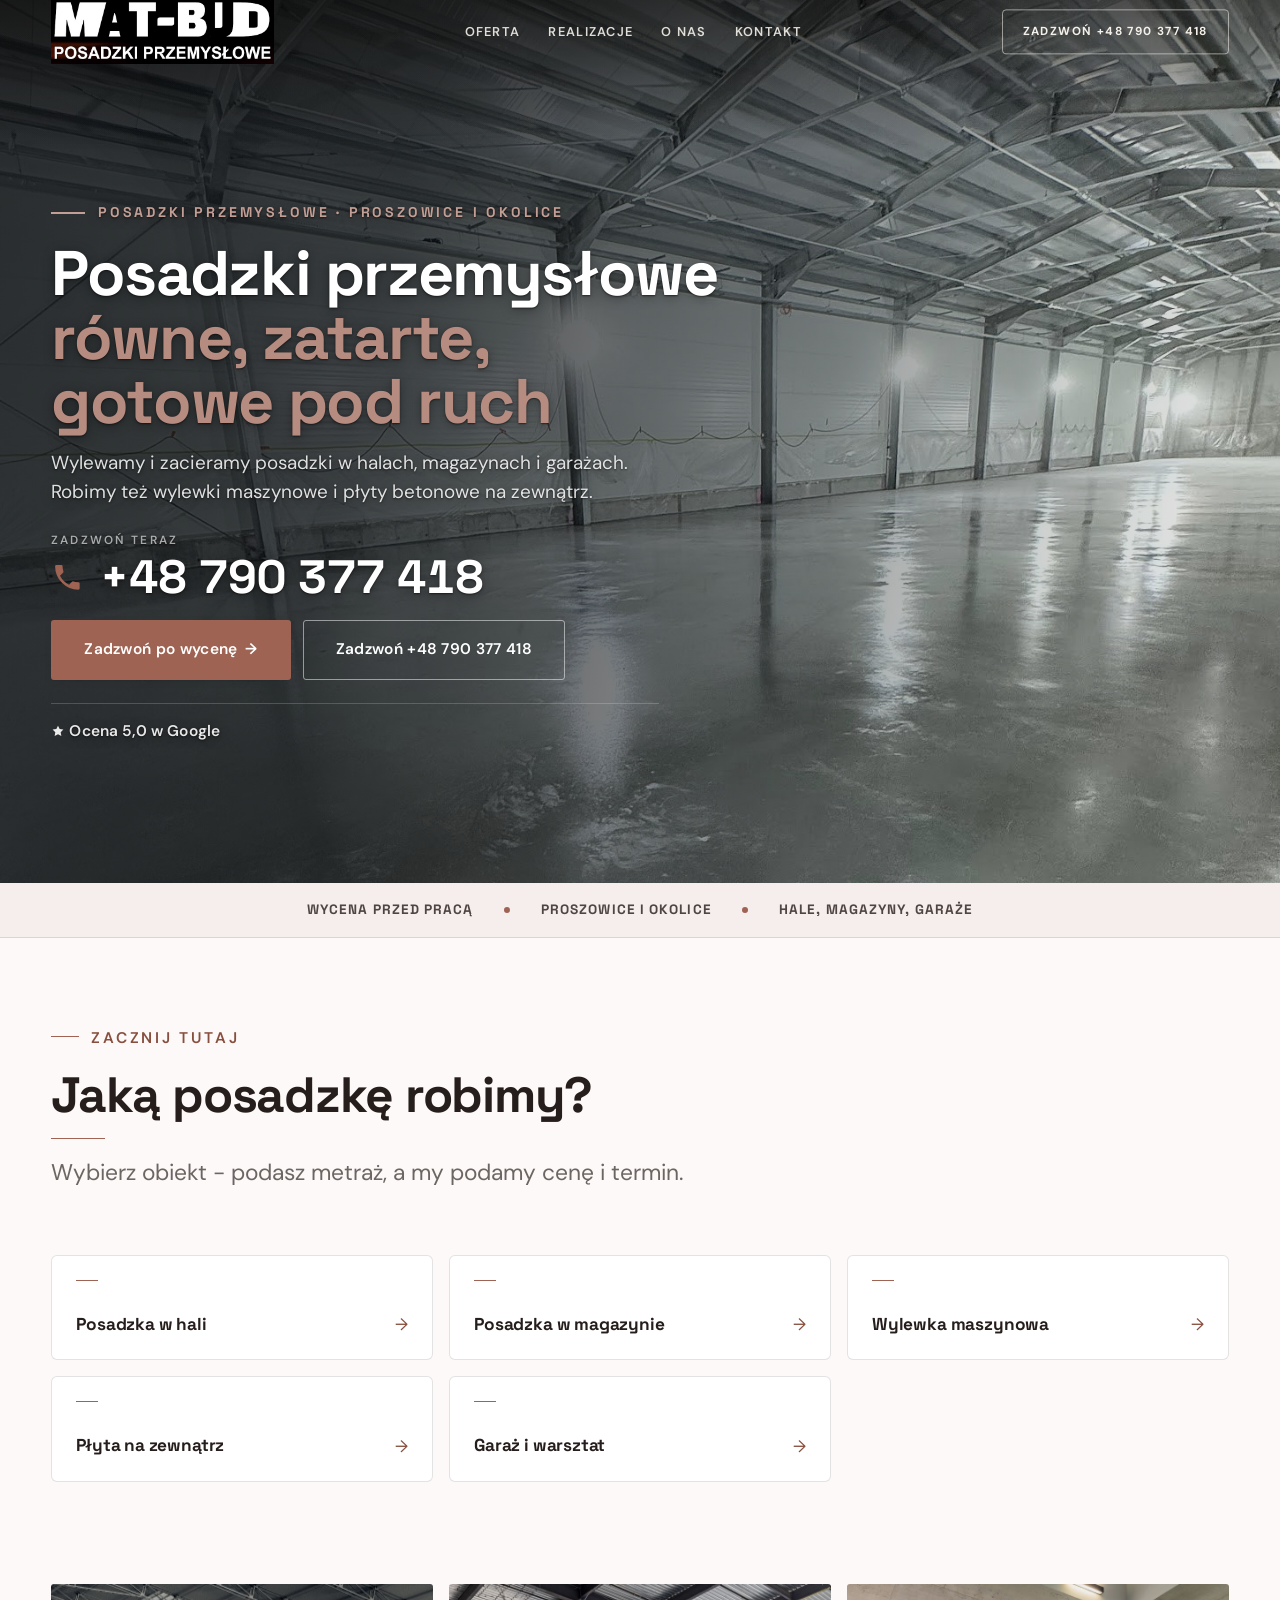
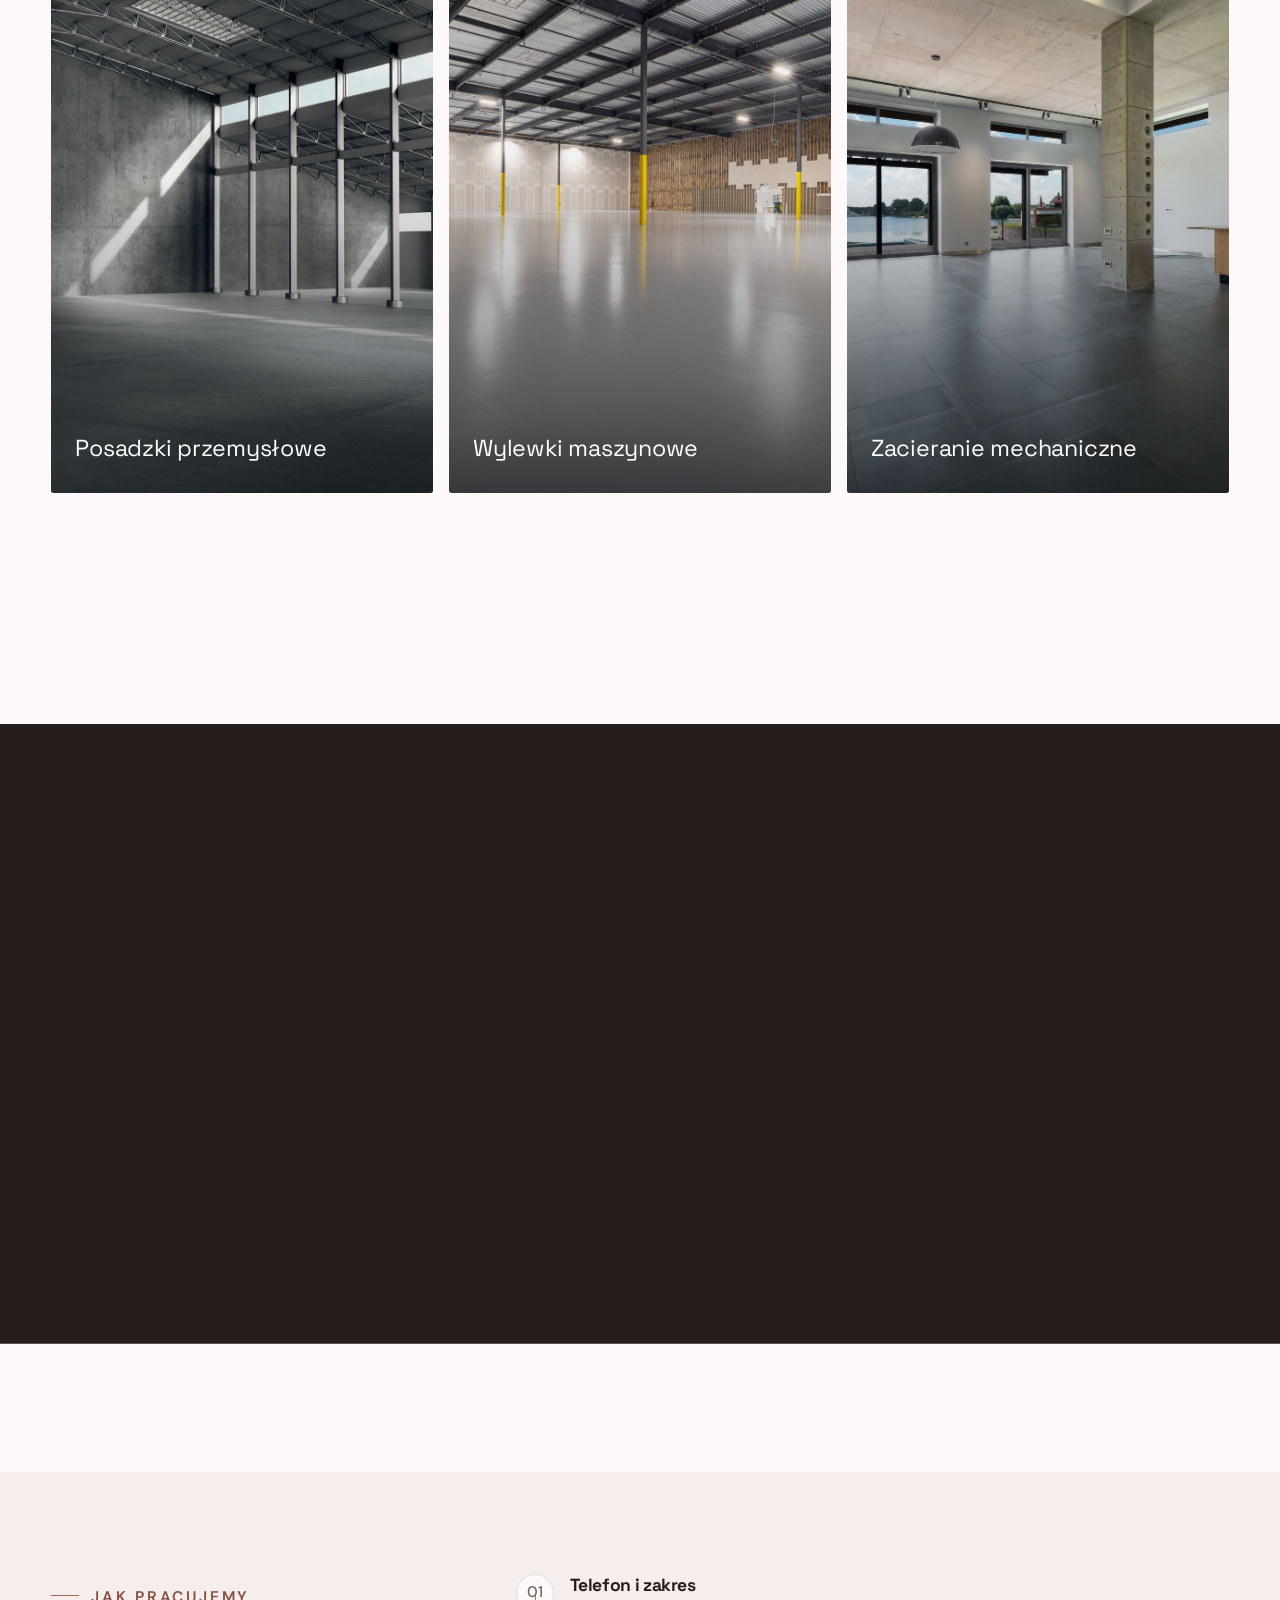
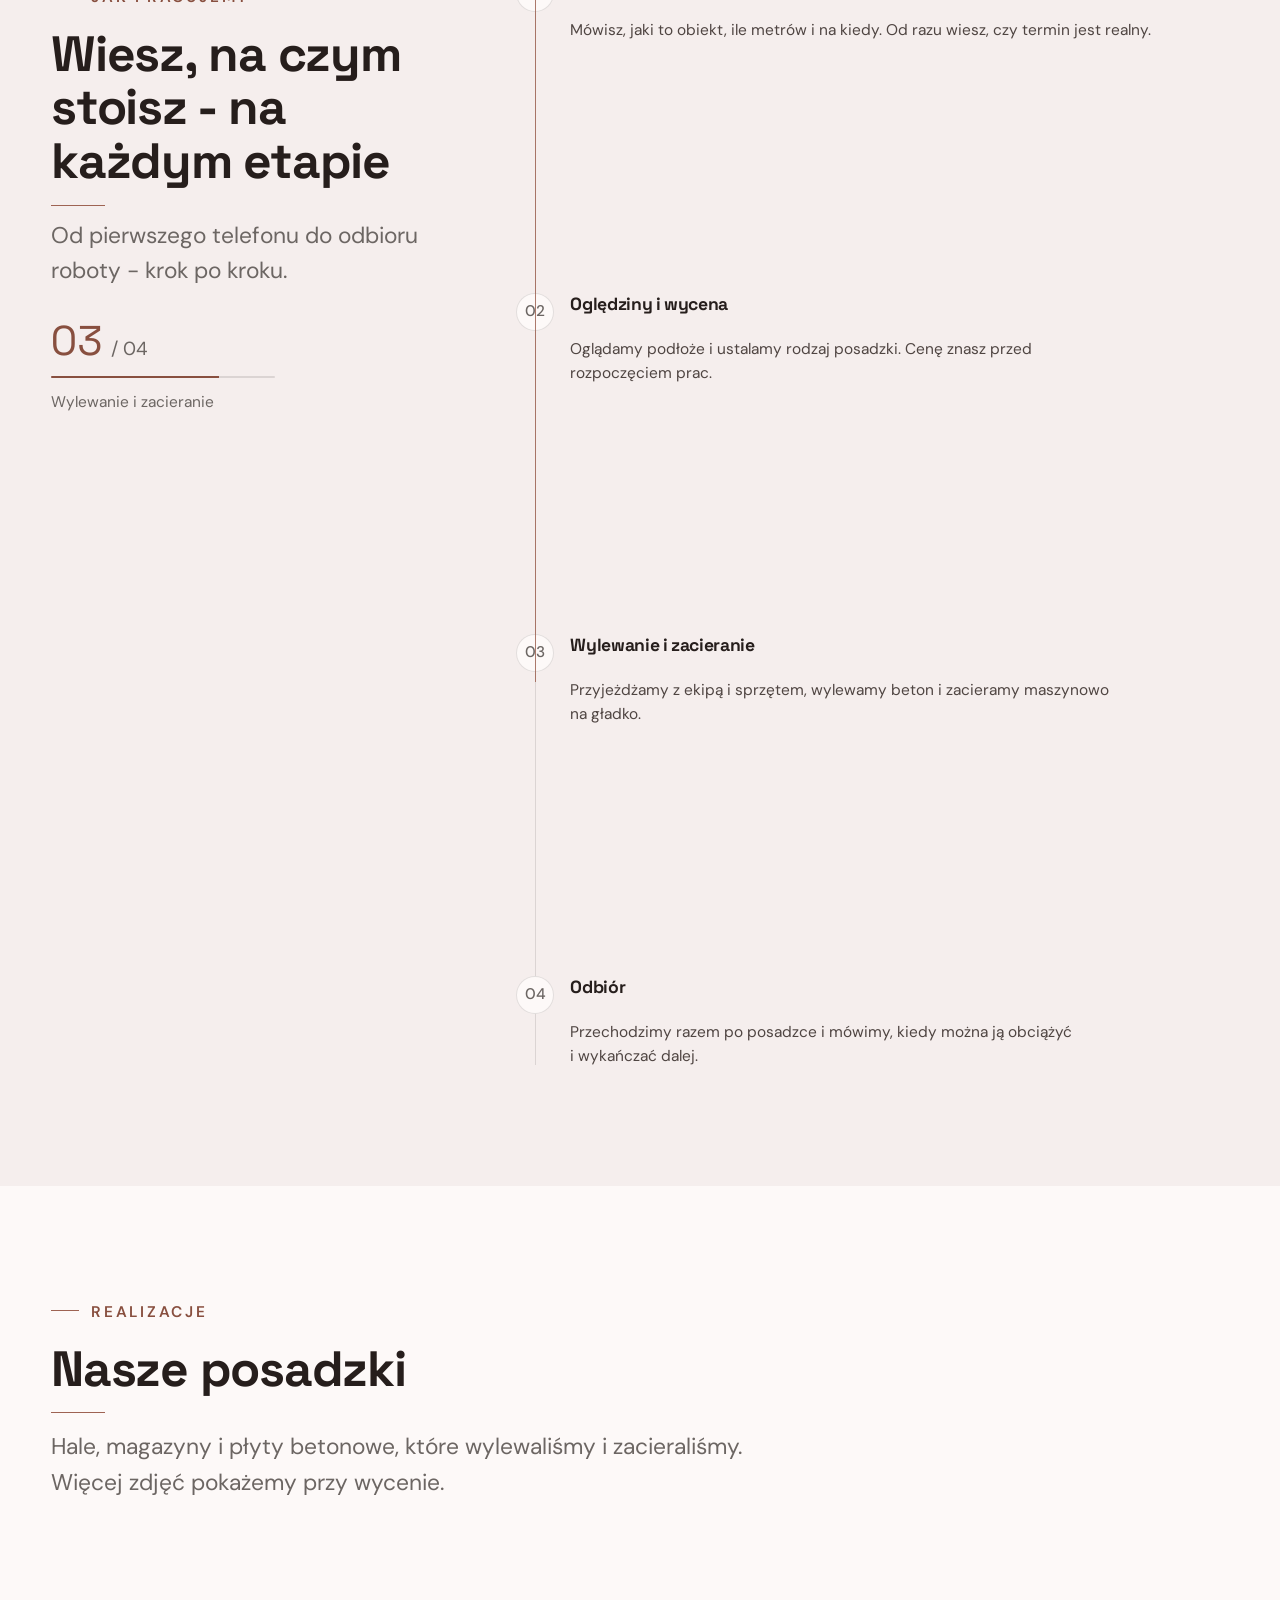
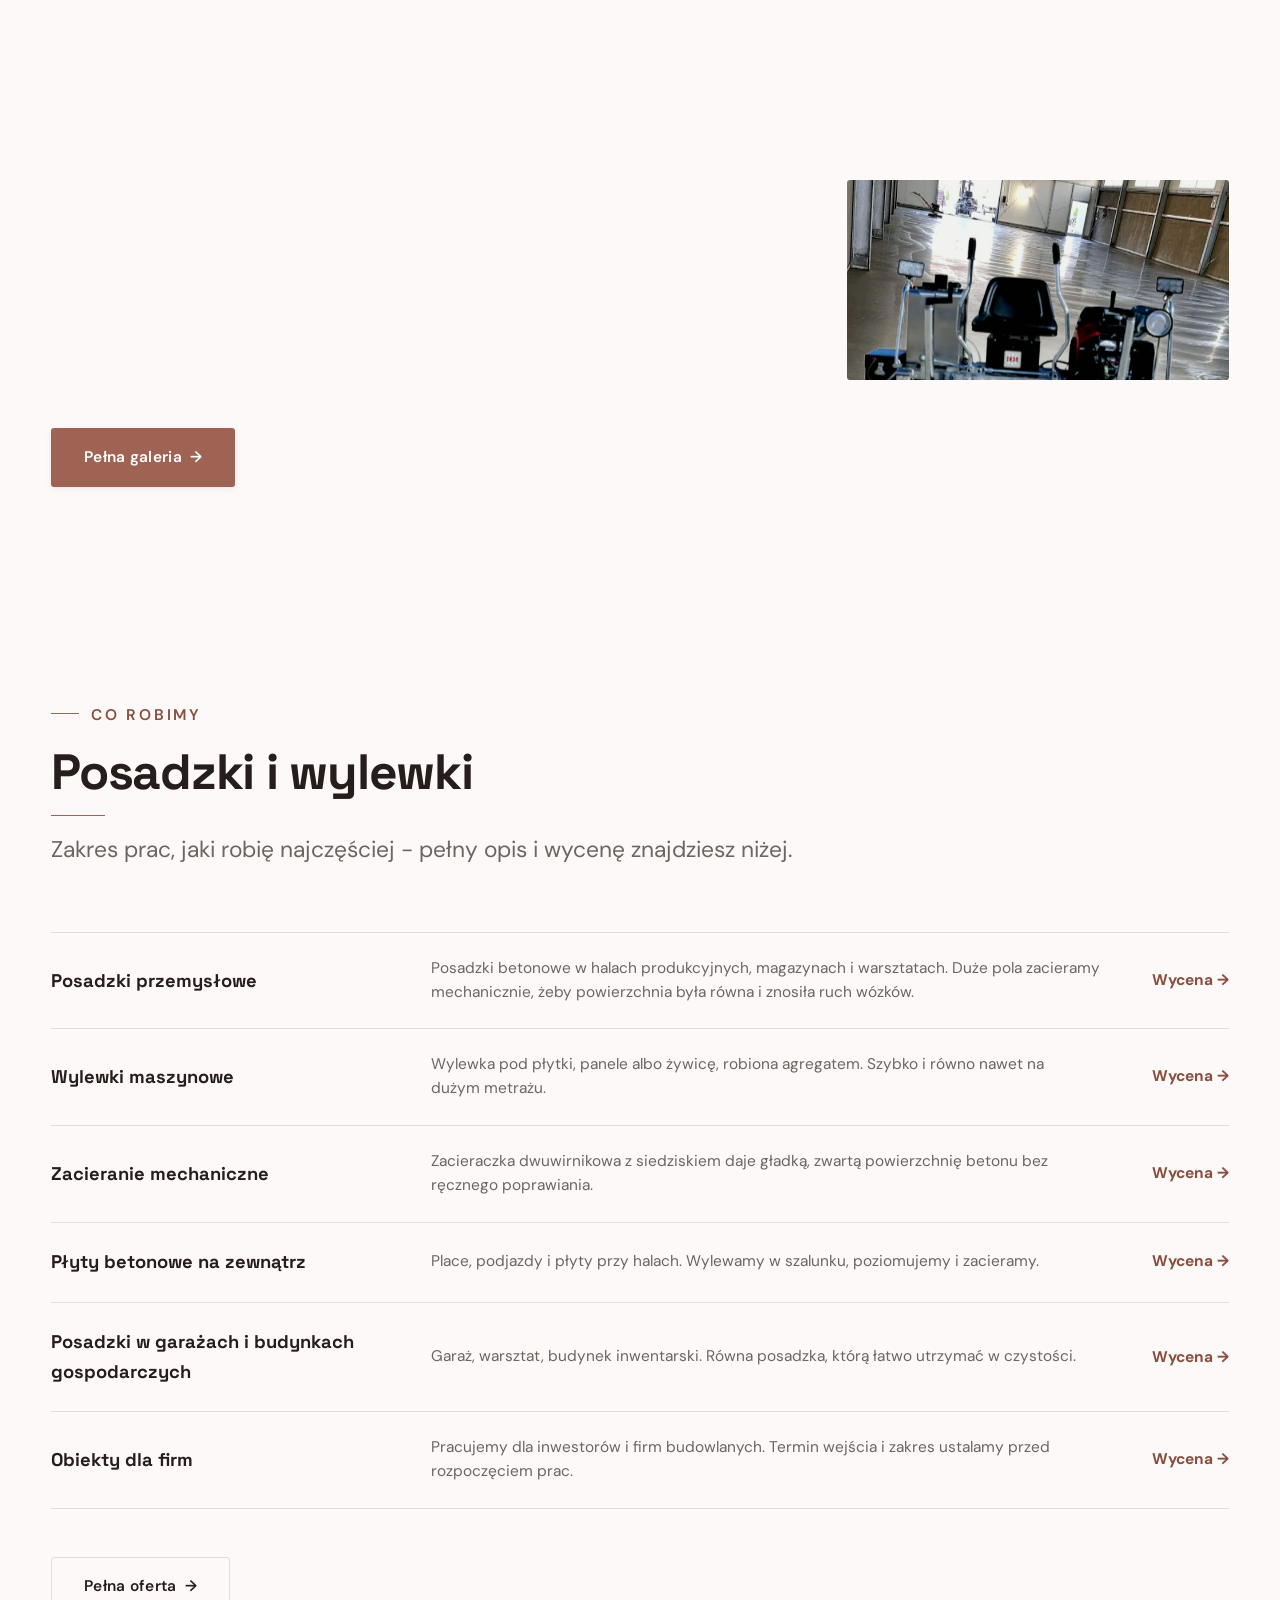
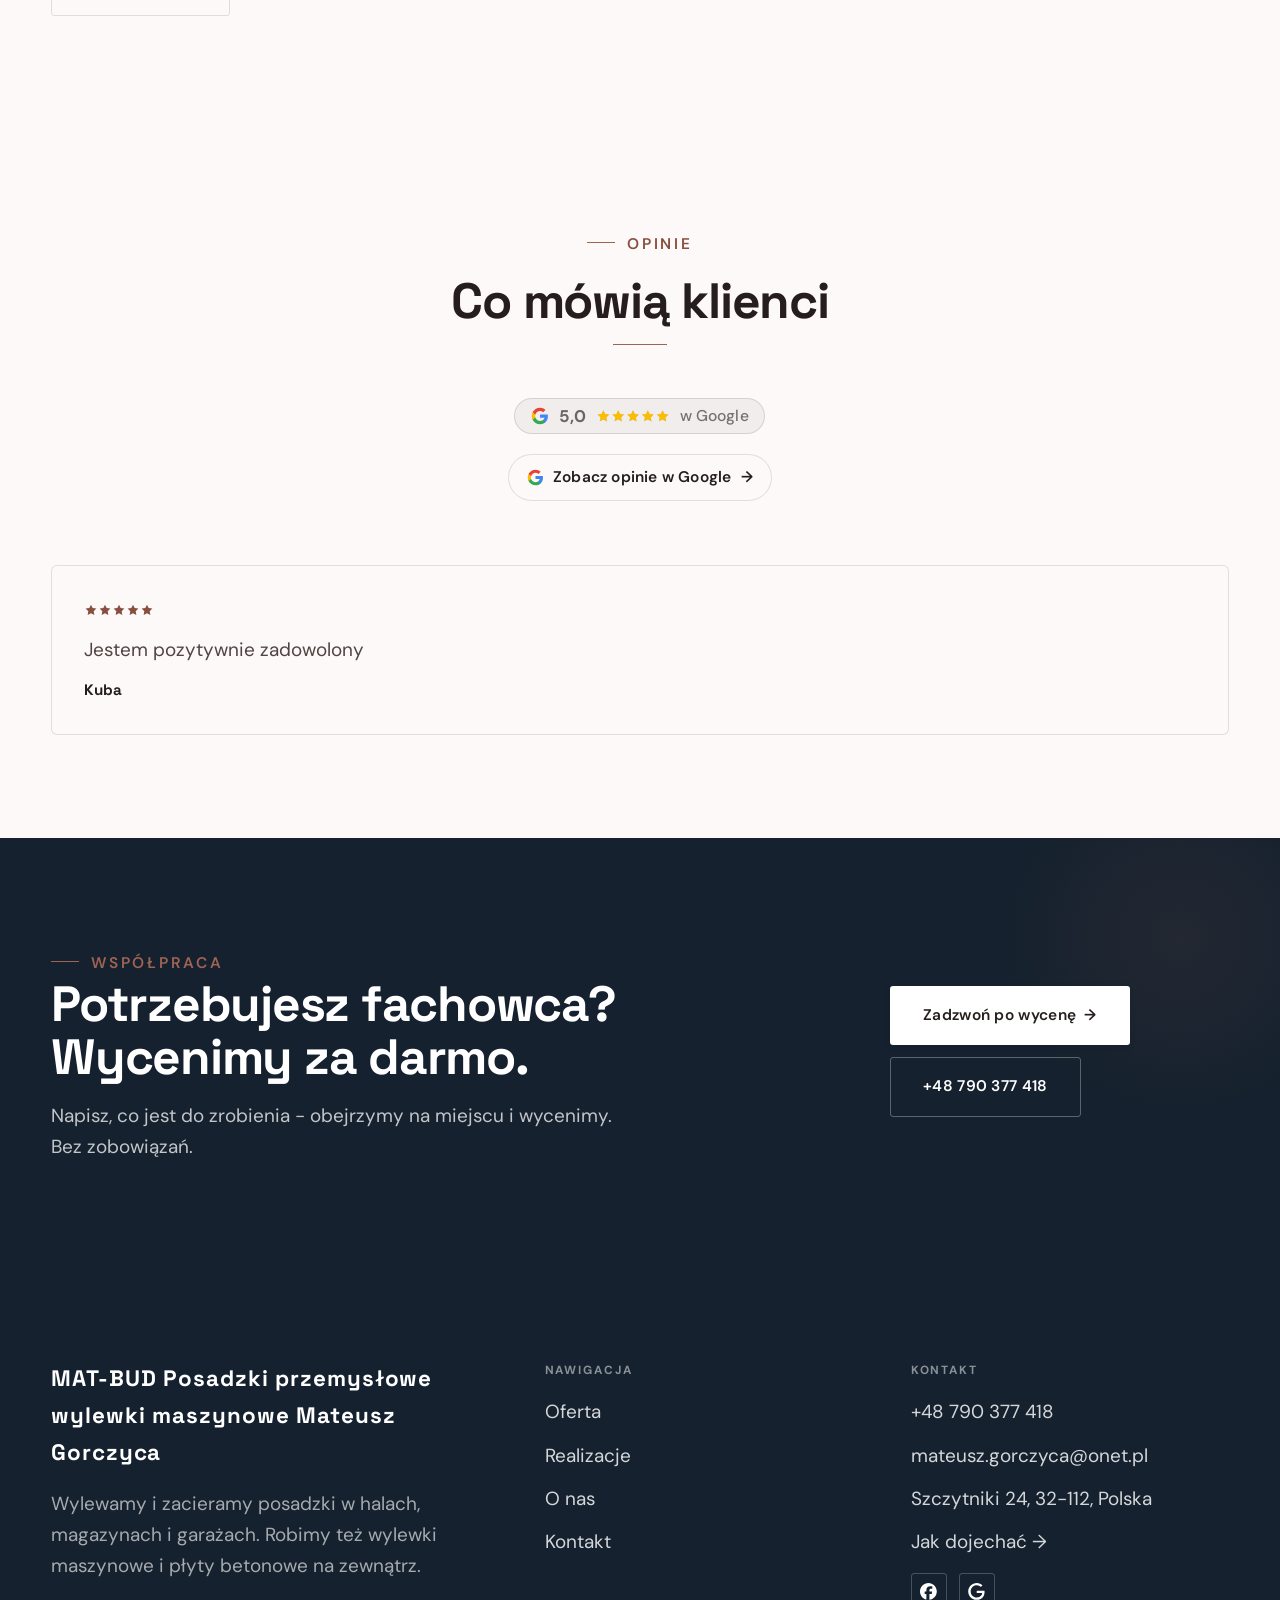
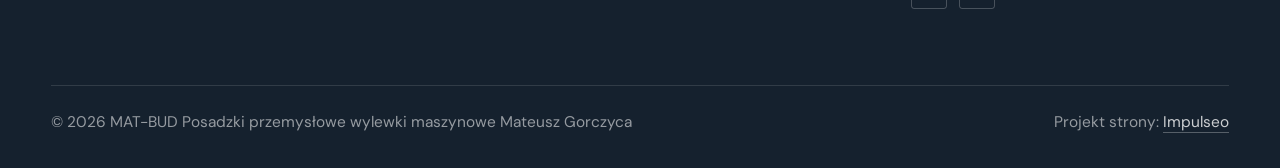
<file: index.html>
<!DOCTYPE html>
<html lang="pl">
<head>
<meta charset="UTF-8">
<meta name="viewport" content="width=device-width, initial-scale=1.0">
<title>MAT-BUD Posadzki przemysłowe wylewki maszynowe Mateusz Gorczyca · Posadzki przemysłowe i wylewki maszynowe, Proszowice</title>
<meta name="description" content="MAT-BUD Mateusz Gorczyca ze Szczytnik pod Proszowicami. Posadzki przemysłowe w halach i magazynach, wylewki maszynowe, płyty betonowe. Zacieranie mechaniczne własnym sprzętem. Zadzwoń po wycenę.">
<link rel="canonical" href="https://kris20032.github.io/mat-bud-posadzki-przemyslowe-wylewki-maszynowe-mateusz-gorczyca/">
<meta name="robots" content="noindex, nofollow">
<meta property="og:type" content="website">
<meta property="og:locale" content="pl_PL">
<meta property="og:site_name" content="MAT-BUD Posadzki przemysłowe wylewki maszynowe Mateusz Gorczyca">
<meta property="og:title" content="MAT-BUD Posadzki przemysłowe wylewki maszynowe Mateusz Gorczyca · Posadzki przemysłowe i wylewki maszynowe, Proszowice">
<meta property="og:description" content="MAT-BUD Mateusz Gorczyca ze Szczytnik pod Proszowicami. Posadzki przemysłowe w halach i magazynach, wylewki maszynowe, płyty betonowe. Zacieranie mechaniczne własnym sprzętem. Zadzwoń po wycenę.">
<meta property="og:url" content="https://kris20032.github.io/mat-bud-posadzki-przemyslowe-wylewki-maszynowe-mateusz-gorczyca/">
<meta property="og:image" content="https://kris20032.github.io/mat-bud-posadzki-przemyslowe-wylewki-maszynowe-mateusz-gorczyca/img/og.jpg">
<meta property="og:image:width" content="1200">
<meta property="og:image:height" content="630">
<meta name="twitter:card" content="summary_large_image">
<script type="application/ld+json">{"@context": "https://schema.org", "@type": "LocalBusiness", "name": "MAT-BUD Posadzki przemysłowe wylewki maszynowe Mateusz Gorczyca", "url": "https://kris20032.github.io/mat-bud-posadzki-przemyslowe-wylewki-maszynowe-mateusz-gorczyca/", "telephone": "+48790377418", "image": "https://kris20032.github.io/mat-bud-posadzki-przemyslowe-wylewki-maszynowe-mateusz-gorczyca/img/og.jpg", "areaServed": "Proszowice", "sameAs": ["https://maps.google.com/?cid=6568175565875823060&g_mp=Cidnb29nbGUubWFwcy5wbGFjZXMudjEuUGxhY2VzLlNlYXJjaFRleHQQAhgEIAA", "https://www.facebook.com/mat.bud.mateusz.gorczyca/"]}</script>
<link rel="preconnect" href="https://fonts.googleapis.com">
<link rel="preconnect" href="https://fonts.gstatic.com" crossorigin>
<link href="https://fonts.googleapis.com/css2?family=Space+Grotesk:wght@500;600;700&family=DM+Sans:opsz,wght@9..40,400;9..40,500;9..40,600&display=swap" rel="stylesheet">
<link rel="stylesheet" href="assets/styles.css?v=e6acb5e0">
</head>
<body>

<header class="nav">
  <div class="wrap nav-inner">
    <a class="brand brand-has-logo" href="index.html"><img class="brand-logo" src="img/logo.png" alt="MAT-BUD Posadzki przemysłowe wylewki maszynowe Mateusz Gorczyca" width="730" height="210" decoding="async"></a>
    <nav class="nav-links">
      <a href="oferta.html">Oferta</a>
      <a href="realizacje.html">Realizacje</a>
      <a href="o-nas.html">O nas</a>
      <a href="kontakt.html">Kontakt</a>
      <a href="tel:+48790377418" class="btn btn-accent">Zadzwoń +48 790 377 418</a>
    </nav>
    <button class="nav-toggle" aria-label="Menu"><span></span><span></span><span></span></button>
  </div>
</header>

<main>
<section class="hero-fach">
  <img class="hf-photo" src="img/hero.jpg" fetchpriority="high" data-rotate="img/g2.jpg|img/g3.jpg" alt="MAT-BUD Posadzki przemysłowe wylewki maszynowe Mateusz Gorczyca" width="1502" height="1084">
  <div class="hf-panel">
    <div class="hf-inner">
      <span class="hf-kicker">Posadzki przemysłowe · Proszowice i okolice</span>
      <h1 class="hf-title">Posadzki przemysłowe <em>równe, zatarte, gotowe pod ruch</em></h1>
      <p class="hf-lead">Wylewamy i zacieramy posadzki w halach, magazynach i garażach. Robimy też wylewki maszynowe i płyty betonowe na zewnątrz.</p>
      <a class="hf-phone" href="tel:+48790377418"><span class="hf-phone-lab">Zadzwoń teraz</span><span class="hf-phone-num"><svg class="ico-tel" width="16" height="16" viewBox="0 0 24 24" fill="none" aria-hidden="true"><path d="M6.6 10.8a15.5 15.5 0 0 0 6.6 6.6l2.2-2.2a1 1 0 0 1 1-.24 11.4 11.4 0 0 0 3.6.58 1 1 0 0 1 1 1V20a1 1 0 0 1-1 1A17 17 0 0 1 3 4a1 1 0 0 1 1-1h3.5a1 1 0 0 1 1 1c0 1.25.2 2.46.58 3.6a1 1 0 0 1-.25 1l-2.23 2.2Z" fill="currentColor"/></svg> +48 790 377 418</span></a>
      <div class="hf-actions">
        <a href="kontakt.html" class="btn btn-accent">Zadzwoń po wycenę <span class="arr">→</span></a>
        <a href="tel:+48790377418" class="btn btn-ghost hf-ghost">Zadzwoń +48 790 377 418</a>
      </div>
      <div class="hf-trust"><svg class="ico-star" width="14" height="14" viewBox="0 0 24 24" style="vertical-align:-2px" aria-hidden="true"><path d="M12 2.8l2.85 5.8 6.4.93-4.63 4.5 1.1 6.37L12 17.4l-5.72 3 1.1-6.37-4.63-4.5 6.4-.93L12 2.8Z" fill="currentColor"/></svg> Ocena 5,0 w Google</div>
    </div>
  </div>
</section>
<section class="fach-promise">
  <div class="wrap">
    <ul class="fp-row reveal"><li>Wycena przed pracą</li><li>Proszowice i okolice</li><li>Hale, magazyny, garaże</li></ul>
  </div>
</section>
<section class="objawy">
  <div class="wrap">
    <div class="head reveal">
      <span class="eyebrow">Zacznij tutaj</span>
      <h2>Jaką posadzkę robimy?</h2>
      <p>Wybierz obiekt - podasz metraż, a my podamy cenę i termin.</p>
    </div>
    <div class="obj-grid">
      <a class="obj-tile reveal" href="kontakt.html"><span class="ot-row"><span class="ot-name">Posadzka w hali</span><span class="ot-arr" aria-hidden="true">→</span></span></a>
      <a class="obj-tile reveal" href="kontakt.html"><span class="ot-row"><span class="ot-name">Posadzka w magazynie</span><span class="ot-arr" aria-hidden="true">→</span></span></a>
      <a class="obj-tile reveal" href="kontakt.html"><span class="ot-row"><span class="ot-name">Wylewka maszynowa</span><span class="ot-arr" aria-hidden="true">→</span></span></a>
      <a class="obj-tile reveal" href="kontakt.html"><span class="ot-row"><span class="ot-name">Płyta na zewnątrz</span><span class="ot-arr" aria-hidden="true">→</span></span></a>
      <a class="obj-tile reveal" href="kontakt.html"><span class="ot-row"><span class="ot-name">Garaż i warsztat</span><span class="ot-arr" aria-hidden="true">→</span></span></a>
    </div>
  </div>
</section>
<section class="gateways-band">
  <div class="wrap">
    <div class="gateways">
      <a href="oferta.html" class="gateway reveal"><img src="img/g7.jpg" alt="Posadzki przemysłowe" loading="lazy" width="1600" height="1200" decoding="async"><span class="g-ttl">Posadzki przemysłowe</span></a>
      <a href="oferta.html" class="gateway reveal"><img src="img/g8.jpg" alt="Wylewki maszynowe" loading="lazy" width="1880" height="1254" decoding="async"><span class="g-ttl">Wylewki maszynowe</span></a>
      <a href="oferta.html" class="gateway reveal"><img src="img/g9.jpg" alt="Zacieranie mechaniczne" loading="lazy" width="1880" height="1255" decoding="async"><span class="g-ttl">Zacieranie mechaniczne</span></a>
    </div>
  </div>
</section>
<section class="stopklatka" aria-hidden="true">
  <div class="stk-bg" style="background-image:url(img/g10.jpg)"></div>
</section>
<section class="proces proces-os fachowcy">
  <div class="wrap proc-grid">
    <div class="proc-side">
      <div class="head reveal">
        <span class="eyebrow">Jak pracujemy</span>
        <h2>Wiesz, na czym stoisz - na każdym etapie</h2>
        <p>Od pierwszego telefonu do odbioru roboty - krok po kroku.</p>
      </div>
      <div class="proc-count" aria-hidden="true"><span class="pc-cur">01</span><span class="pc-all">/ 04</span></div>
      <div class="proc-bar" aria-hidden="true"><i></i></div>
      <p class="proc-now" aria-hidden="true">Telefon i zakres</p>
    </div>
    <ol class="proces-line">
      <li class="reveal"><span class="pno">01</span><h3>Telefon i zakres</h3><p>Mówisz, jaki to obiekt, ile metrów i na kiedy. Od razu wiesz, czy termin jest realny.</p></li>
      <li class="reveal"><span class="pno">02</span><h3>Oględziny i wycena</h3><p>Oglądamy podłoże i ustalamy rodzaj posadzki. Cenę znasz przed rozpoczęciem prac.</p></li>
      <li class="reveal"><span class="pno">03</span><h3>Wylewanie i zacieranie</h3><p>Przyjeżdżamy z ekipą i sprzętem, wylewamy beton i zacieramy maszynowo na gładko.</p></li>
      <li class="reveal"><span class="pno">04</span><h3>Odbiór</h3><p>Przechodzimy razem po posadzce i mówimy, kiedy można ją obciążyć i wykańczać dalej.</p></li>
    </ol>
  </div>
</section>
<section>
  <div class="wrap">
    <div class="head reveal">
      <span class="eyebrow">Realizacje</span>
      <h2>Nasze posadzki</h2>
      <p>Hale, magazyny i płyty betonowe, które wylewaliśmy i zacieraliśmy. Więcej zdjęć pokażemy przy wycenie.</p>
    </div>
    <div class="gallery">
      <div class="tile t-two3 reveal"><img src="img/g1.jpg" alt="MAT-BUD Posadzki przemysłowe wylewki maszynowe Mateusz Gorczyca" loading="lazy" width="1498" height="1078" decoding="async"></div>
      <div class="tile t-third reveal"><img src="img/g4.jpg" alt="MAT-BUD Posadzki przemysłowe wylewki maszynowe Mateusz Gorczyca" loading="lazy" width="1600" height="1860" decoding="async"></div>
      <div class="tile t-two3 reveal"><img src="img/g5.jpg" alt="MAT-BUD Posadzki przemysłowe wylewki maszynowe Mateusz Gorczyca" loading="lazy" width="1600" height="1860" decoding="async"></div>
      <div class="tile t-third reveal"><img src="img/about.jpg" alt="MAT-BUD Posadzki przemysłowe wylewki maszynowe Mateusz Gorczyca" loading="lazy" width="668" height="746" decoding="async"></div>
    </div>
    <div style="margin-top:var(--space-7)" class="reveal"><a href="realizacje.html" class="btn btn-accent">Pełna galeria <span class="arr">→</span></a></div>
  </div>
</section>
<section class="fach-uslugi">
  <div class="wrap">
    <div class="head reveal">
      <span class="eyebrow">Co robimy</span>
      <h2>Posadzki i wylewki</h2>
      <p>Zakres prac, jaki robię najczęściej - pełny opis i wycenę znajdziesz niżej.</p>
    </div>
    <ul class="fu-list">
      <li class="fu-row reveal"><div class="fu-name">Posadzki przemysłowe</div><div class="fu-desc">Posadzki betonowe w halach produkcyjnych, magazynach i warsztatach. Duże pola zacieramy mechanicznie, żeby powierzchnia była równa i znosiła ruch wózków.</div><a class="fu-cta" href="kontakt.html">Wycena <span class="arr">→</span></a></li>
      <li class="fu-row reveal"><div class="fu-name">Wylewki maszynowe</div><div class="fu-desc">Wylewka pod płytki, panele albo żywicę, robiona agregatem. Szybko i równo nawet na dużym metrażu.</div><a class="fu-cta" href="kontakt.html">Wycena <span class="arr">→</span></a></li>
      <li class="fu-row reveal"><div class="fu-name">Zacieranie mechaniczne</div><div class="fu-desc">Zacieraczka dwuwirnikowa z siedziskiem daje gładką, zwartą powierzchnię betonu bez ręcznego poprawiania.</div><a class="fu-cta" href="kontakt.html">Wycena <span class="arr">→</span></a></li>
      <li class="fu-row reveal"><div class="fu-name">Płyty betonowe na zewnątrz</div><div class="fu-desc">Place, podjazdy i płyty przy halach. Wylewamy w szalunku, poziomujemy i zacieramy.</div><a class="fu-cta" href="kontakt.html">Wycena <span class="arr">→</span></a></li>
      <li class="fu-row reveal"><div class="fu-name">Posadzki w garażach i budynkach gospodarczych</div><div class="fu-desc">Garaż, warsztat, budynek inwentarski. Równa posadzka, którą łatwo utrzymać w czystości.</div><a class="fu-cta" href="kontakt.html">Wycena <span class="arr">→</span></a></li>
      <li class="fu-row reveal"><div class="fu-name">Obiekty dla firm</div><div class="fu-desc">Pracujemy dla inwestorów i firm budowlanych. Termin wejścia i zakres ustalamy przed rozpoczęciem prac.</div><a class="fu-cta" href="kontakt.html">Wycena <span class="arr">→</span></a></li>
    </ul>
    <div style="margin-top:var(--space-7)" class="reveal"><a href="oferta.html" class="btn btn-ghost">Pełna oferta <span class="arr">→</span></a></div>
  </div>
</section>
<section class="opinie">
  <div class="wrap">
    <div class="head center reveal">
      <span class="eyebrow">Opinie</span>
      <h2>Co mówią klienci</h2>
    </div>
    <p class="op-meta reveal"><span class="g-badge"><svg class="gb-ico" viewBox="0 0 24 24" width="18" height="18" aria-hidden="true"><path fill="#4285F4" d="M22.56 12.25c0-.78-.07-1.53-.2-2.25H12v4.26h5.92c-.26 1.37-1.04 2.53-2.21 3.31v2.77h3.57c2.08-1.92 3.28-4.74 3.28-8.09z"/><path fill="#34A853" d="M12 23c2.97 0 5.46-.98 7.28-2.66l-3.57-2.77c-.98.66-2.23 1.06-3.71 1.06-2.86 0-5.29-1.93-6.16-4.53H2.18v2.84C3.99 20.53 7.7 23 12 23z"/><path fill="#FBBC05" d="M5.84 14.09c-.22-.66-.35-1.36-.35-2.09s.13-1.43.35-2.09V7.07H2.18C1.43 8.55 1 10.22 1 12s.43 3.45 1.18 4.93l2.85-2.22.81-.62z"/><path fill="#EA4335" d="M12 5.38c1.62 0 3.06.56 4.21 1.64l3.15-3.15C17.45 2.09 14.97 1 12 1 7.7 1 3.99 3.47 2.18 7.07l3.66 2.84c.87-2.6 3.3-4.53 6.16-4.53z"/></svg><b class="gb-ocena">5,0</b><svg class="gb-stars" viewBox="0 0 90 18" width="74" height="14.8" aria-hidden="true"><g fill="currentColor" opacity=".26"><path transform="translate(0,0)" d="M9 1.6l2.2 4.46 4.92.72-3.56 3.47.84 4.9L9 12.74l-4.4 2.31.84-4.9L1.88 6.68l4.92-.72L9 1.6Z"/><path transform="translate(18,0)" d="M9 1.6l2.2 4.46 4.92.72-3.56 3.47.84 4.9L9 12.74l-4.4 2.31.84-4.9L1.88 6.68l4.92-.72L9 1.6Z"/><path transform="translate(36,0)" d="M9 1.6l2.2 4.46 4.92.72-3.56 3.47.84 4.9L9 12.74l-4.4 2.31.84-4.9L1.88 6.68l4.92-.72L9 1.6Z"/><path transform="translate(54,0)" d="M9 1.6l2.2 4.46 4.92.72-3.56 3.47.84 4.9L9 12.74l-4.4 2.31.84-4.9L1.88 6.68l4.92-.72L9 1.6Z"/><path transform="translate(72,0)" d="M9 1.6l2.2 4.46 4.92.72-3.56 3.47.84 4.9L9 12.74l-4.4 2.31.84-4.9L1.88 6.68l4.92-.72L9 1.6Z"/></g><clipPath id="gs1000"><rect x="0" y="0" width="90.0" height="18"/></clipPath><g fill="#FBBC04" clip-path="url(#gs1000)"><path transform="translate(0,0)" d="M9 1.6l2.2 4.46 4.92.72-3.56 3.47.84 4.9L9 12.74l-4.4 2.31.84-4.9L1.88 6.68l4.92-.72L9 1.6Z"/><path transform="translate(18,0)" d="M9 1.6l2.2 4.46 4.92.72-3.56 3.47.84 4.9L9 12.74l-4.4 2.31.84-4.9L1.88 6.68l4.92-.72L9 1.6Z"/><path transform="translate(36,0)" d="M9 1.6l2.2 4.46 4.92.72-3.56 3.47.84 4.9L9 12.74l-4.4 2.31.84-4.9L1.88 6.68l4.92-.72L9 1.6Z"/><path transform="translate(54,0)" d="M9 1.6l2.2 4.46 4.92.72-3.56 3.47.84 4.9L9 12.74l-4.4 2.31.84-4.9L1.88 6.68l4.92-.72L9 1.6Z"/><path transform="translate(72,0)" d="M9 1.6l2.2 4.46 4.92.72-3.56 3.47.84 4.9L9 12.74l-4.4 2.31.84-4.9L1.88 6.68l4.92-.72L9 1.6Z"/></g></svg><span class="gb-txt">w Google</span></span></p>
    <p class="op-meta reveal"><a class="op-google" href="https://maps.google.com/?cid=6568175565875823060&amp;g_mp=Cidnb29nbGUubWFwcy5wbGFjZXMudjEuUGxhY2VzLlNlYXJjaFRleHQQAhgEIAA" target="_blank" rel="noopener"><svg class="op-g-ico" viewBox="0 0 24 24" width="17" height="17" aria-hidden="true"><path fill="#4285F4" d="M22.56 12.25c0-.78-.07-1.53-.2-2.25H12v4.26h5.92c-.26 1.37-1.04 2.53-2.21 3.31v2.77h3.57c2.08-1.92 3.28-4.74 3.28-8.09z"/><path fill="#34A853" d="M12 23c2.97 0 5.46-.98 7.28-2.66l-3.57-2.77c-.98.66-2.23 1.06-3.71 1.06-2.86 0-5.29-1.93-6.16-4.53H2.18v2.84C3.99 20.53 7.7 23 12 23z"/><path fill="#FBBC05" d="M5.84 14.09c-.22-.66-.35-1.36-.35-2.09s.13-1.43.35-2.09V7.07H2.18C1.43 8.55 1 10.22 1 12s.43 3.45 1.18 4.93l2.85-2.22.81-.62z"/><path fill="#EA4335" d="M12 5.38c1.62 0 3.06.56 4.21 1.64l3.15-3.15C17.45 2.09 14.97 1 12 1 7.7 1 3.99 3.47 2.18 7.07l3.66 2.84c.87-2.6 3.3-4.53 6.16-4.53z"/></svg><span>Zobacz opinie w Google</span><span class="arr">→</span></a></p>
    <div class="opinie-grid">
      <figure class="op-card reveal"><span class="op-star"><svg class="ico-star" width="14" height="14" viewBox="0 0 24 24" style="vertical-align:-2px" aria-hidden="true"><path d="M12 2.8l2.85 5.8 6.4.93-4.63 4.5 1.1 6.37L12 17.4l-5.72 3 1.1-6.37-4.63-4.5 6.4-.93L12 2.8Z" fill="currentColor"/></svg><svg class="ico-star" width="14" height="14" viewBox="0 0 24 24" style="vertical-align:-2px" aria-hidden="true"><path d="M12 2.8l2.85 5.8 6.4.93-4.63 4.5 1.1 6.37L12 17.4l-5.72 3 1.1-6.37-4.63-4.5 6.4-.93L12 2.8Z" fill="currentColor"/></svg><svg class="ico-star" width="14" height="14" viewBox="0 0 24 24" style="vertical-align:-2px" aria-hidden="true"><path d="M12 2.8l2.85 5.8 6.4.93-4.63 4.5 1.1 6.37L12 17.4l-5.72 3 1.1-6.37-4.63-4.5 6.4-.93L12 2.8Z" fill="currentColor"/></svg><svg class="ico-star" width="14" height="14" viewBox="0 0 24 24" style="vertical-align:-2px" aria-hidden="true"><path d="M12 2.8l2.85 5.8 6.4.93-4.63 4.5 1.1 6.37L12 17.4l-5.72 3 1.1-6.37-4.63-4.5 6.4-.93L12 2.8Z" fill="currentColor"/></svg><svg class="ico-star" width="14" height="14" viewBox="0 0 24 24" style="vertical-align:-2px" aria-hidden="true"><path d="M12 2.8l2.85 5.8 6.4.93-4.63 4.5 1.1 6.37L12 17.4l-5.72 3 1.1-6.37-4.63-4.5 6.4-.93L12 2.8Z" fill="currentColor"/></svg></span><blockquote>Jestem pozytywnie zadowolony</blockquote><span class="op-autor">Kuba</span></figure>
    </div>
  </div>
</section>
<section class="cta">
  <div class="wrap">
    <div class="reveal">
      <span class="eyebrow">Współpraca</span>
      <h2>Potrzebujesz fachowca? Wycenimy za darmo.</h2>
      <p>Napisz, co jest do zrobienia - obejrzymy na miejscu i wycenimy. Bez zobowiązań.</p>
    </div>
    <div class="cta-actions reveal">
      <a href="kontakt.html" class="btn btn-light">Zadzwoń po wycenę <span class="arr">→</span></a>
      <a href="tel:+48790377418" class="btn btn-ghost btn-ghost-cta">+48 790 377 418</a>
    </div>
  </div>
</section>
</main>

<footer>
  <div class="wrap">
    <div class="foot-grid">
      <div class="foot-brand">
        <div class="name">MAT-BUD Posadzki przemysłowe wylewki maszynowe Mateusz Gorczyca</div>
        <p>Wylewamy i zacieramy posadzki w halach, magazynach i garażach. Robimy też wylewki maszynowe i płyty betonowe na zewnątrz.</p>
      </div>
      <div class="foot-col">
        <h4>Nawigacja</h4>
        <a href="oferta.html">Oferta</a>
        <a href="realizacje.html">Realizacje</a>
        <a href="o-nas.html">O nas</a>
        <a href="kontakt.html">Kontakt</a>
      </div>
      <div class="foot-col">
        <h4>Kontakt</h4>
        <a href="tel:+48790377418">+48 790 377 418</a>
        <a href="mailto:mateusz.gorczyca@onet.pl">mateusz.gorczyca@onet.pl</a>
        <p>Szczytniki 24, 32-112, Polska</p>
        <a href="https://maps.google.com/?cid=6568175565875823060&g_mp=Cidnb29nbGUubWFwcy5wbGFjZXMudjEuUGxhY2VzLlNlYXJjaFRleHQQAhgEIAA" target="_blank" rel="noopener">Jak dojechać →</a>
      <div class="foot-soc">
        <a class="soc" href="https://www.facebook.com/mat.bud.mateusz.gorczyca/" target="_blank" rel="noopener" aria-label="Facebook - MAT-BUD Posadzki przemysłowe wylewki maszynowe Mateusz Gorczyca"><svg viewBox="0 0 24 24" aria-hidden="true" focusable="false"><path d="M9.101 23.691v-7.98H6.627v-3.667h2.474v-1.58c0-4.085 1.848-5.978 5.858-5.978.401 0 .955.042 1.468.103a8.68 8.68 0 0 1 1.141.195v3.325a8.623 8.623 0 0 0-.653-.036 26.805 26.805 0 0 0-.733-.009c-.707 0-1.259.096-1.675.309a1.686 1.686 0 0 0-.679.622c-.258.42-.374.995-.374 1.752v1.297h3.919l-.386 2.103-.287 1.564h-3.246v8.245C19.396 23.238 24 18.179 24 12.044c0-6.627-5.373-12-12-12s-12 5.373-12 12c0 5.628 3.874 10.35 9.101 11.647Z" fill="currentColor"/></svg></a>
        <a class="soc" href="https://maps.google.com/?cid=6568175565875823060&g_mp=Cidnb29nbGUubWFwcy5wbGFjZXMudjEuUGxhY2VzLlNlYXJjaFRleHQQAhgEIAA" target="_blank" rel="noopener" aria-label="Google - MAT-BUD Posadzki przemysłowe wylewki maszynowe Mateusz Gorczyca"><svg viewBox="0 0 24 24" aria-hidden="true" focusable="false"><path d="M12.48 10.92v3.28h7.84c-.24 1.84-.853 3.187-1.787 4.133-1.147 1.147-2.933 2.4-6.053 2.4-4.827 0-8.6-3.893-8.6-8.72s3.773-8.72 8.6-8.72c2.6 0 4.507 1.027 5.907 2.347l2.307-2.307C18.747 1.44 16.133 0 12.48 0 5.867 0 .307 5.387.307 12s5.56 12 12.173 12c3.573 0 6.267-1.173 8.373-3.36 2.16-2.16 2.84-5.213 2.84-7.667 0-.76-.053-1.467-.173-2.053H12.48z" fill="currentColor"/></svg></a>
      </div>
      </div>
    </div>
    <div class="foot-bot">
      <span>© 2026 MAT-BUD Posadzki przemysłowe wylewki maszynowe Mateusz Gorczyca</span>
      <span>Projekt strony: <a class="foot-credit" href="https://impulseo.pl" target="_blank" rel="noopener">Impulseo</a></span>
    </div>
  </div>
</footer>
<div class="sticky-call"><a class="sc-call" href="tel:+48790377418"><svg class="ico-tel" width="16" height="16" viewBox="0 0 24 24" fill="none" aria-hidden="true"><path d="M6.6 10.8a15.5 15.5 0 0 0 6.6 6.6l2.2-2.2a1 1 0 0 1 1-.24 11.4 11.4 0 0 0 3.6.58 1 1 0 0 1 1 1V20a1 1 0 0 1-1 1A17 17 0 0 1 3 4a1 1 0 0 1 1-1h3.5a1 1 0 0 1 1 1c0 1.25.2 2.46.58 3.6a1 1 0 0 1-.25 1l-2.23 2.2Z" fill="currentColor"/></svg> Zadzwoń</a><a class="sc-quote" href="kontakt.html">Zadzwoń po wycenę</a></div>
<div class="demo-wazne" data-do="2026-10-12" data-cykl="3" hidden><svg class="dw-ico" width="13" height="13" viewBox="0 0 24 24" fill="none" aria-hidden="true"><circle cx="12" cy="12" r="8.6" stroke="currentColor" stroke-width="1.8"/><path d="M12 7.2V12l3.3 2" stroke="currentColor" stroke-width="1.8" stroke-linecap="round"/></svg><span class="dw-txt"></span></div>

<script src="assets/main.js"></script>
</body>
</html>
</file>
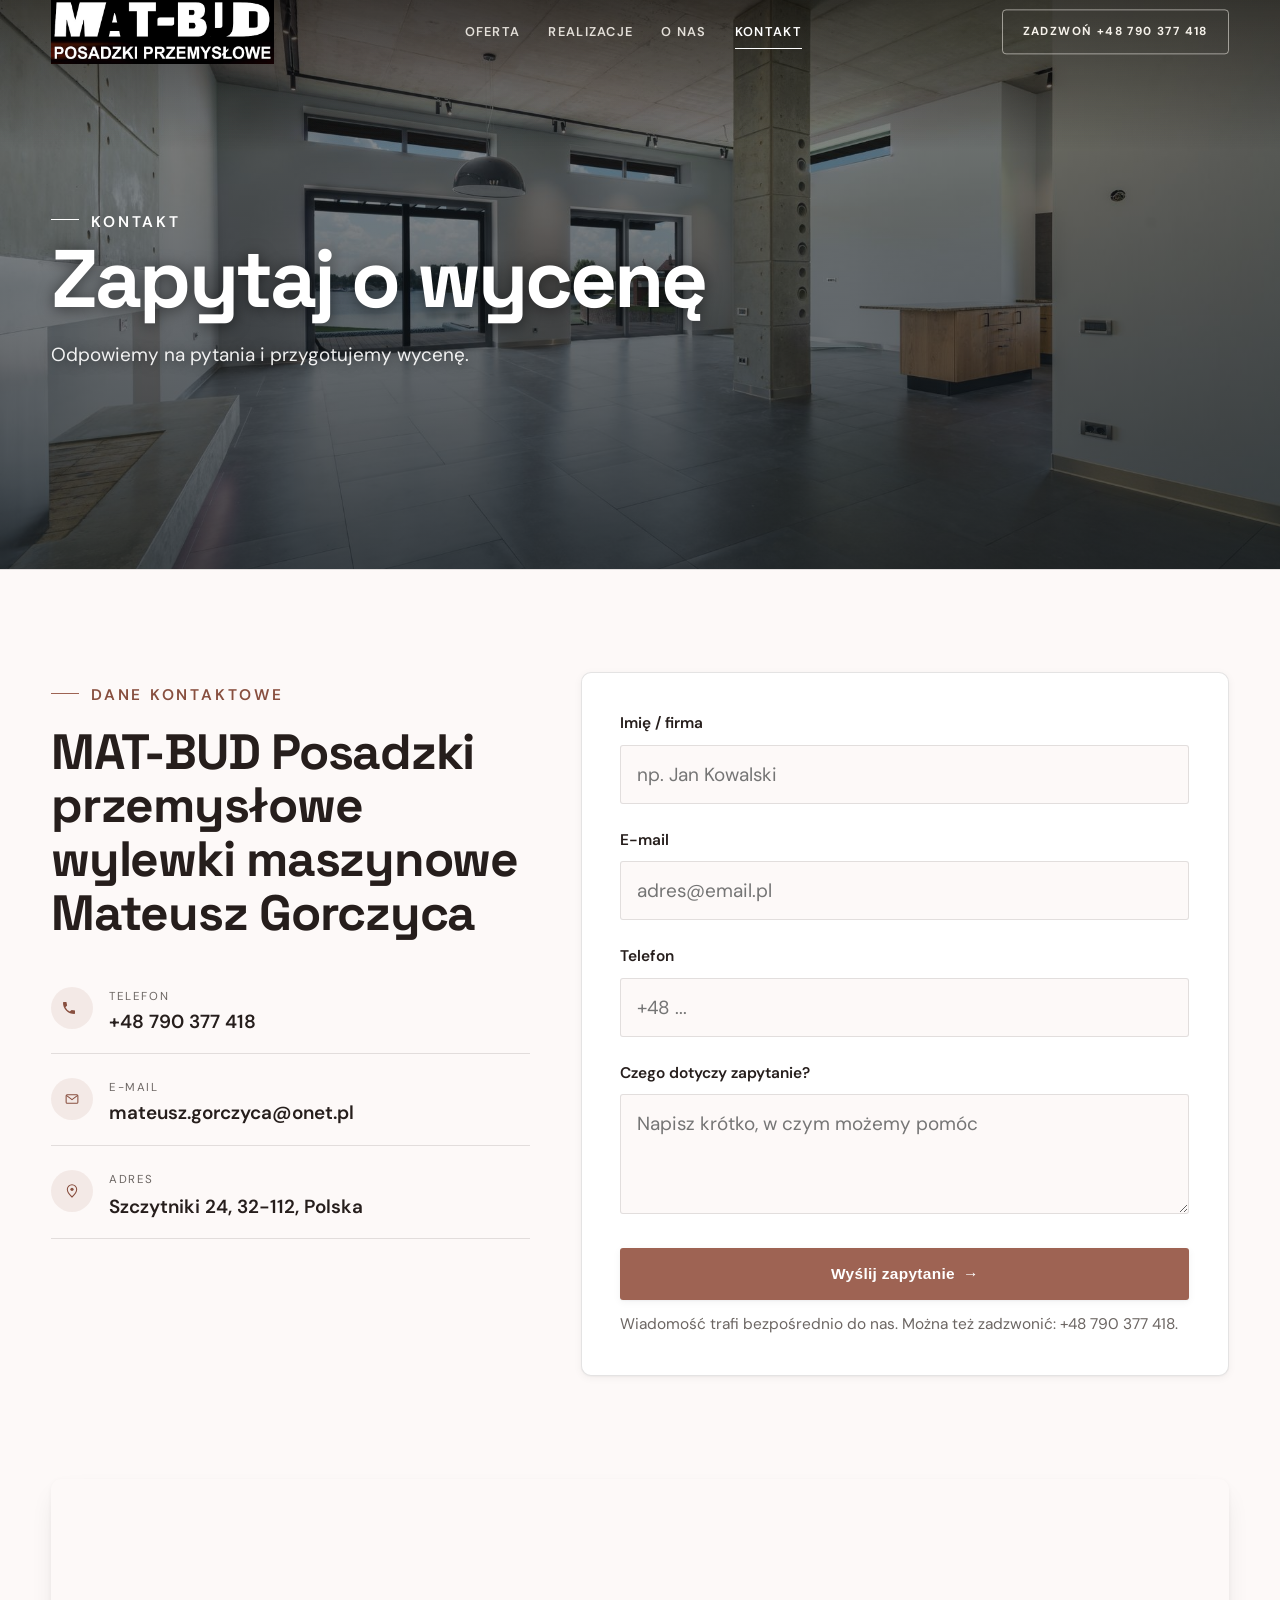
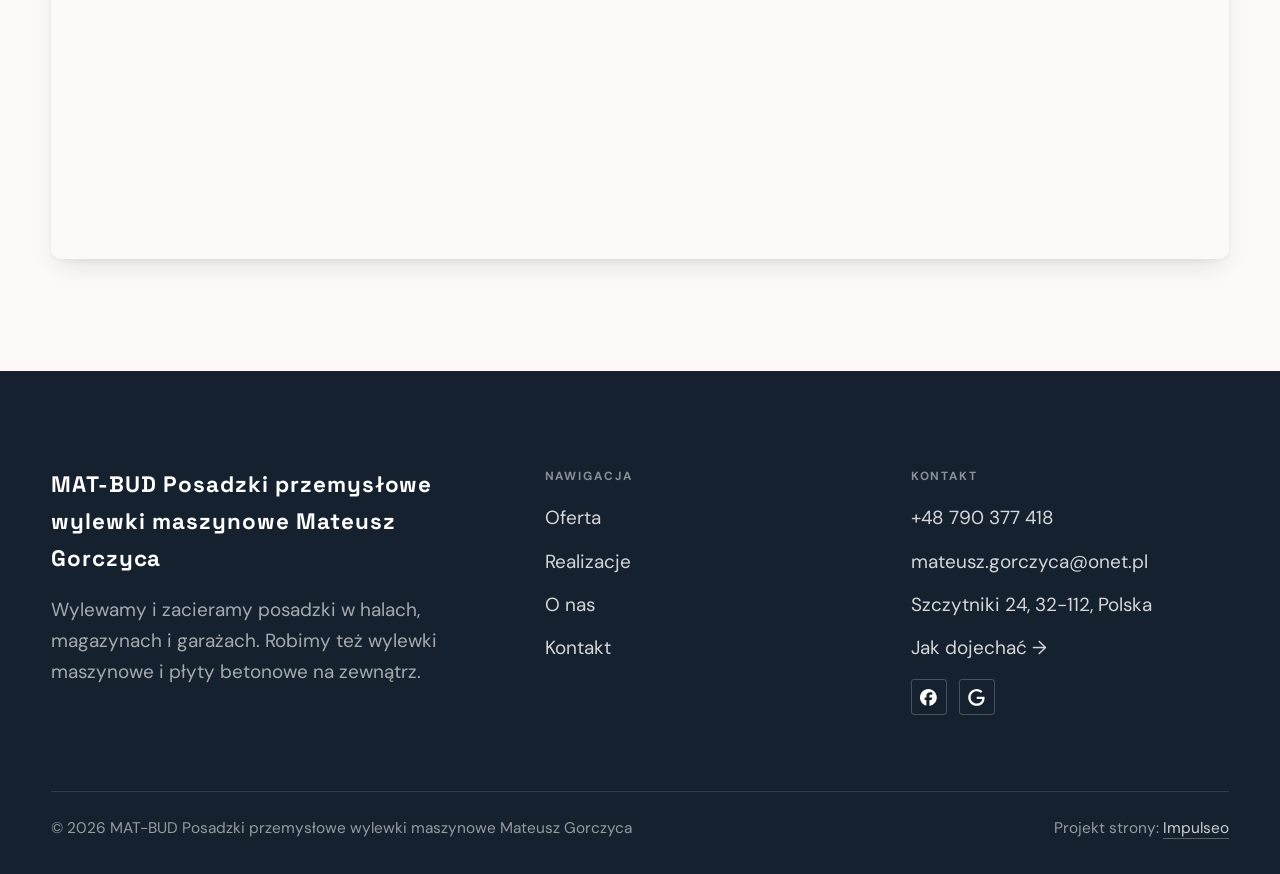
<file: kontakt.html>
<!DOCTYPE html>
<html lang="pl">
<head>
<meta charset="UTF-8">
<meta name="viewport" content="width=device-width, initial-scale=1.0">
<title>Kontakt - MAT-BUD Posadzki przemysłowe wylewki maszynowe Mateusz Gorczyca</title>
<meta name="description" content="Kontakt MAT-BUD Posadzki przemysłowe wylewki maszynowe Mateusz Gorczyca - Szczytniki 24, 32-112, Polska">
<link rel="canonical" href="https://kris20032.github.io/mat-bud-posadzki-przemyslowe-wylewki-maszynowe-mateusz-gorczyca/kontakt.html">
<meta name="robots" content="noindex, nofollow">
<meta property="og:type" content="website">
<meta property="og:locale" content="pl_PL">
<meta property="og:site_name" content="MAT-BUD Posadzki przemysłowe wylewki maszynowe Mateusz Gorczyca">
<meta property="og:title" content="Kontakt - MAT-BUD Posadzki przemysłowe wylewki maszynowe Mateusz Gorczyca">
<meta property="og:description" content="Kontakt MAT-BUD Posadzki przemysłowe wylewki maszynowe Mateusz Gorczyca - Szczytniki 24, 32-112, Polska">
<meta property="og:url" content="https://kris20032.github.io/mat-bud-posadzki-przemyslowe-wylewki-maszynowe-mateusz-gorczyca/kontakt.html">
<meta property="og:image" content="https://kris20032.github.io/mat-bud-posadzki-przemyslowe-wylewki-maszynowe-mateusz-gorczyca/img/og.jpg">
<meta property="og:image:width" content="1200">
<meta property="og:image:height" content="630">
<meta name="twitter:card" content="summary_large_image">
<link rel="preconnect" href="https://fonts.googleapis.com">
<link rel="preconnect" href="https://fonts.gstatic.com" crossorigin>
<link href="https://fonts.googleapis.com/css2?family=Space+Grotesk:wght@500;600;700&family=DM+Sans:opsz,wght@9..40,400;9..40,500;9..40,600&display=swap" rel="stylesheet">
<link rel="stylesheet" href="assets/styles.css?v=e6acb5e0">
</head>
<body>

<header class="nav">
  <div class="wrap nav-inner">
    <a class="brand brand-has-logo" href="index.html"><img class="brand-logo" src="img/logo.png" alt="MAT-BUD Posadzki przemysłowe wylewki maszynowe Mateusz Gorczyca" width="730" height="210" decoding="async"></a>
    <nav class="nav-links">
      <a href="oferta.html">Oferta</a>
      <a href="realizacje.html">Realizacje</a>
      <a href="o-nas.html">O nas</a>
      <a href="kontakt.html" class="active" aria-current="page">Kontakt</a>
      <a href="tel:+48790377418" class="btn btn-accent">Zadzwoń +48 790 377 418</a>
    </nav>
    <button class="nav-toggle" aria-label="Menu"><span></span><span></span><span></span></button>
  </div>
</header>

<main>
<section class="pagehead">
  <img src="img/g9.jpg" alt="MAT-BUD Posadzki przemysłowe wylewki maszynowe Mateusz Gorczyca - Zapytaj o wycenę" width="1880" height="1255" decoding="async">
  <div class="wrap">
    <span class="eyebrow">Kontakt</span>
    <h1>Zapytaj o wycenę</h1>
    <p>Odpowiemy na pytania i przygotujemy wycenę.</p>
  </div>
</section>
<section>
  <div class="wrap contact-grid">
    <div class="reveal">
      <span class="eyebrow">Dane kontaktowe</span>
      <h2 style="margin:var(--space-4) 0 var(--space-6)">MAT-BUD Posadzki przemysłowe wylewki maszynowe Mateusz Gorczyca</h2>
      <div class="info-list">
        <div class="info-row"><div class="ic"><svg class="ico-tel" width="16" height="16" viewBox="0 0 24 24" fill="none" aria-hidden="true"><path d="M6.6 10.8a15.5 15.5 0 0 0 6.6 6.6l2.2-2.2a1 1 0 0 1 1-.24 11.4 11.4 0 0 0 3.6.58 1 1 0 0 1 1 1V20a1 1 0 0 1-1 1A17 17 0 0 1 3 4a1 1 0 0 1 1-1h3.5a1 1 0 0 1 1 1c0 1.25.2 2.46.58 3.6a1 1 0 0 1-.25 1l-2.23 2.2Z" fill="currentColor"/></svg></div><div><div class="lbl">Telefon</div><a class="val" href="tel:+48790377418">+48 790 377 418</a></div></div>
        <div class="info-row"><div class="ic"><svg class="ico-mail" width="16" height="16" viewBox="0 0 24 24" fill="none" aria-hidden="true"><rect x="3.2" y="5.5" width="17.6" height="13" rx="1.6" stroke="currentColor" stroke-width="1.6"/><path d="M4 7l8 6 8-6" stroke="currentColor" stroke-width="1.6" stroke-linecap="round" stroke-linejoin="round"/></svg></div><div><div class="lbl">E-mail</div><a class="val" href="mailto:mateusz.gorczyca@onet.pl">mateusz.gorczyca@onet.pl</a></div></div>
        <div class="info-row"><div class="ic"><svg class="ico-pin" width="16" height="16" viewBox="0 0 24 24" fill="none" aria-hidden="true"><path d="M12 21s7-6.1 7-11.5A7 7 0 0 0 5 9.5C5 14.9 12 21 12 21Z" stroke="currentColor" stroke-width="1.6" fill="none"/><circle cx="12" cy="9.5" r="2.4" fill="currentColor"/></svg></div><div><div class="lbl">Adres</div><div class="val">Szczytniki 24, 32-112, Polska</div></div></div>
      </div>
    </div>
    <div class="reveal">
      <form class="form" action="https://formsubmit.co/mateusz.gorczyca@onet.pl" method="POST">
        <input type="hidden" name="_subject" value="Zapytanie ze strony MAT-BUD Posadzki przemysłowe wylewki maszynowe Mateusz Gorczyca">
        <input type="hidden" name="_captcha" value="false">
        <input type="hidden" name="_template" value="table">
        <div class="fld"><label for="name">Imię / firma</label><input id="name" name="name" type="text" placeholder="np. Jan Kowalski" required></div>
        <div class="fld"><label for="email">E-mail</label><input id="email" name="email" type="email" placeholder="adres@email.pl" required></div>
        <div class="fld"><label for="phone">Telefon</label><input id="phone" name="phone" type="tel" placeholder="+48 ..."></div>
        <div class="fld"><label for="msg">Czego dotyczy zapytanie?</label><textarea id="msg" name="message" placeholder="Napisz krótko, w czym możemy pomóc" required></textarea></div>
        <button type="submit" class="btn btn-accent" style="width:100%;justify-content:center">Wyślij zapytanie <span class="arr">→</span></button>
        <p class="note">Wiadomość trafi bezpośrednio do nas. Można też zadzwonić: +48 790 377 418.</p>
      </form>
    </div>
  </div>
</section>
<section style="padding-top:0">
  <div class="wrap reveal">
    <iframe class="map" title="MAT-BUD Posadzki przemysłowe wylewki maszynowe Mateusz Gorczyca - Proszowice" src="https://maps.google.com/maps?q=50.2371613%2C20.292633&z=15&output=embed" loading="lazy" referrerpolicy="no-referrer-when-downgrade"></iframe>
  </div>
</section>
</main>

<footer>
  <div class="wrap">
    <div class="foot-grid">
      <div class="foot-brand">
        <div class="name">MAT-BUD Posadzki przemysłowe wylewki maszynowe Mateusz Gorczyca</div>
        <p>Wylewamy i zacieramy posadzki w halach, magazynach i garażach. Robimy też wylewki maszynowe i płyty betonowe na zewnątrz.</p>
      </div>
      <div class="foot-col">
        <h4>Nawigacja</h4>
        <a href="oferta.html">Oferta</a>
        <a href="realizacje.html">Realizacje</a>
        <a href="o-nas.html">O nas</a>
        <a href="kontakt.html">Kontakt</a>
      </div>
      <div class="foot-col">
        <h4>Kontakt</h4>
        <a href="tel:+48790377418">+48 790 377 418</a>
        <a href="mailto:mateusz.gorczyca@onet.pl">mateusz.gorczyca@onet.pl</a>
        <p>Szczytniki 24, 32-112, Polska</p>
        <a href="https://maps.google.com/?cid=6568175565875823060&g_mp=Cidnb29nbGUubWFwcy5wbGFjZXMudjEuUGxhY2VzLlNlYXJjaFRleHQQAhgEIAA" target="_blank" rel="noopener">Jak dojechać →</a>
      <div class="foot-soc">
        <a class="soc" href="https://www.facebook.com/mat.bud.mateusz.gorczyca/" target="_blank" rel="noopener" aria-label="Facebook - MAT-BUD Posadzki przemysłowe wylewki maszynowe Mateusz Gorczyca"><svg viewBox="0 0 24 24" aria-hidden="true" focusable="false"><path d="M9.101 23.691v-7.98H6.627v-3.667h2.474v-1.58c0-4.085 1.848-5.978 5.858-5.978.401 0 .955.042 1.468.103a8.68 8.68 0 0 1 1.141.195v3.325a8.623 8.623 0 0 0-.653-.036 26.805 26.805 0 0 0-.733-.009c-.707 0-1.259.096-1.675.309a1.686 1.686 0 0 0-.679.622c-.258.42-.374.995-.374 1.752v1.297h3.919l-.386 2.103-.287 1.564h-3.246v8.245C19.396 23.238 24 18.179 24 12.044c0-6.627-5.373-12-12-12s-12 5.373-12 12c0 5.628 3.874 10.35 9.101 11.647Z" fill="currentColor"/></svg></a>
        <a class="soc" href="https://maps.google.com/?cid=6568175565875823060&g_mp=Cidnb29nbGUubWFwcy5wbGFjZXMudjEuUGxhY2VzLlNlYXJjaFRleHQQAhgEIAA" target="_blank" rel="noopener" aria-label="Google - MAT-BUD Posadzki przemysłowe wylewki maszynowe Mateusz Gorczyca"><svg viewBox="0 0 24 24" aria-hidden="true" focusable="false"><path d="M12.48 10.92v3.28h7.84c-.24 1.84-.853 3.187-1.787 4.133-1.147 1.147-2.933 2.4-6.053 2.4-4.827 0-8.6-3.893-8.6-8.72s3.773-8.72 8.6-8.72c2.6 0 4.507 1.027 5.907 2.347l2.307-2.307C18.747 1.44 16.133 0 12.48 0 5.867 0 .307 5.387.307 12s5.56 12 12.173 12c3.573 0 6.267-1.173 8.373-3.36 2.16-2.16 2.84-5.213 2.84-7.667 0-.76-.053-1.467-.173-2.053H12.48z" fill="currentColor"/></svg></a>
      </div>
      </div>
    </div>
    <div class="foot-bot">
      <span>© 2026 MAT-BUD Posadzki przemysłowe wylewki maszynowe Mateusz Gorczyca</span>
      <span>Projekt strony: <a class="foot-credit" href="https://impulseo.pl" target="_blank" rel="noopener">Impulseo</a></span>
    </div>
  </div>
</footer>
<div class="sticky-call"><a class="sc-call" href="tel:+48790377418"><svg class="ico-tel" width="16" height="16" viewBox="0 0 24 24" fill="none" aria-hidden="true"><path d="M6.6 10.8a15.5 15.5 0 0 0 6.6 6.6l2.2-2.2a1 1 0 0 1 1-.24 11.4 11.4 0 0 0 3.6.58 1 1 0 0 1 1 1V20a1 1 0 0 1-1 1A17 17 0 0 1 3 4a1 1 0 0 1 1-1h3.5a1 1 0 0 1 1 1c0 1.25.2 2.46.58 3.6a1 1 0 0 1-.25 1l-2.23 2.2Z" fill="currentColor"/></svg> Zadzwoń</a><a class="sc-quote" href="kontakt.html">Zadzwoń po wycenę</a></div>
<div class="demo-wazne" data-do="2026-10-12" data-cykl="3" hidden><svg class="dw-ico" width="13" height="13" viewBox="0 0 24 24" fill="none" aria-hidden="true"><circle cx="12" cy="12" r="8.6" stroke="currentColor" stroke-width="1.8"/><path d="M12 7.2V12l3.3 2" stroke="currentColor" stroke-width="1.8" stroke-linecap="round"/></svg><span class="dw-txt"></span></div>

<script src="assets/main.js"></script>
</body>
</html>
</file>
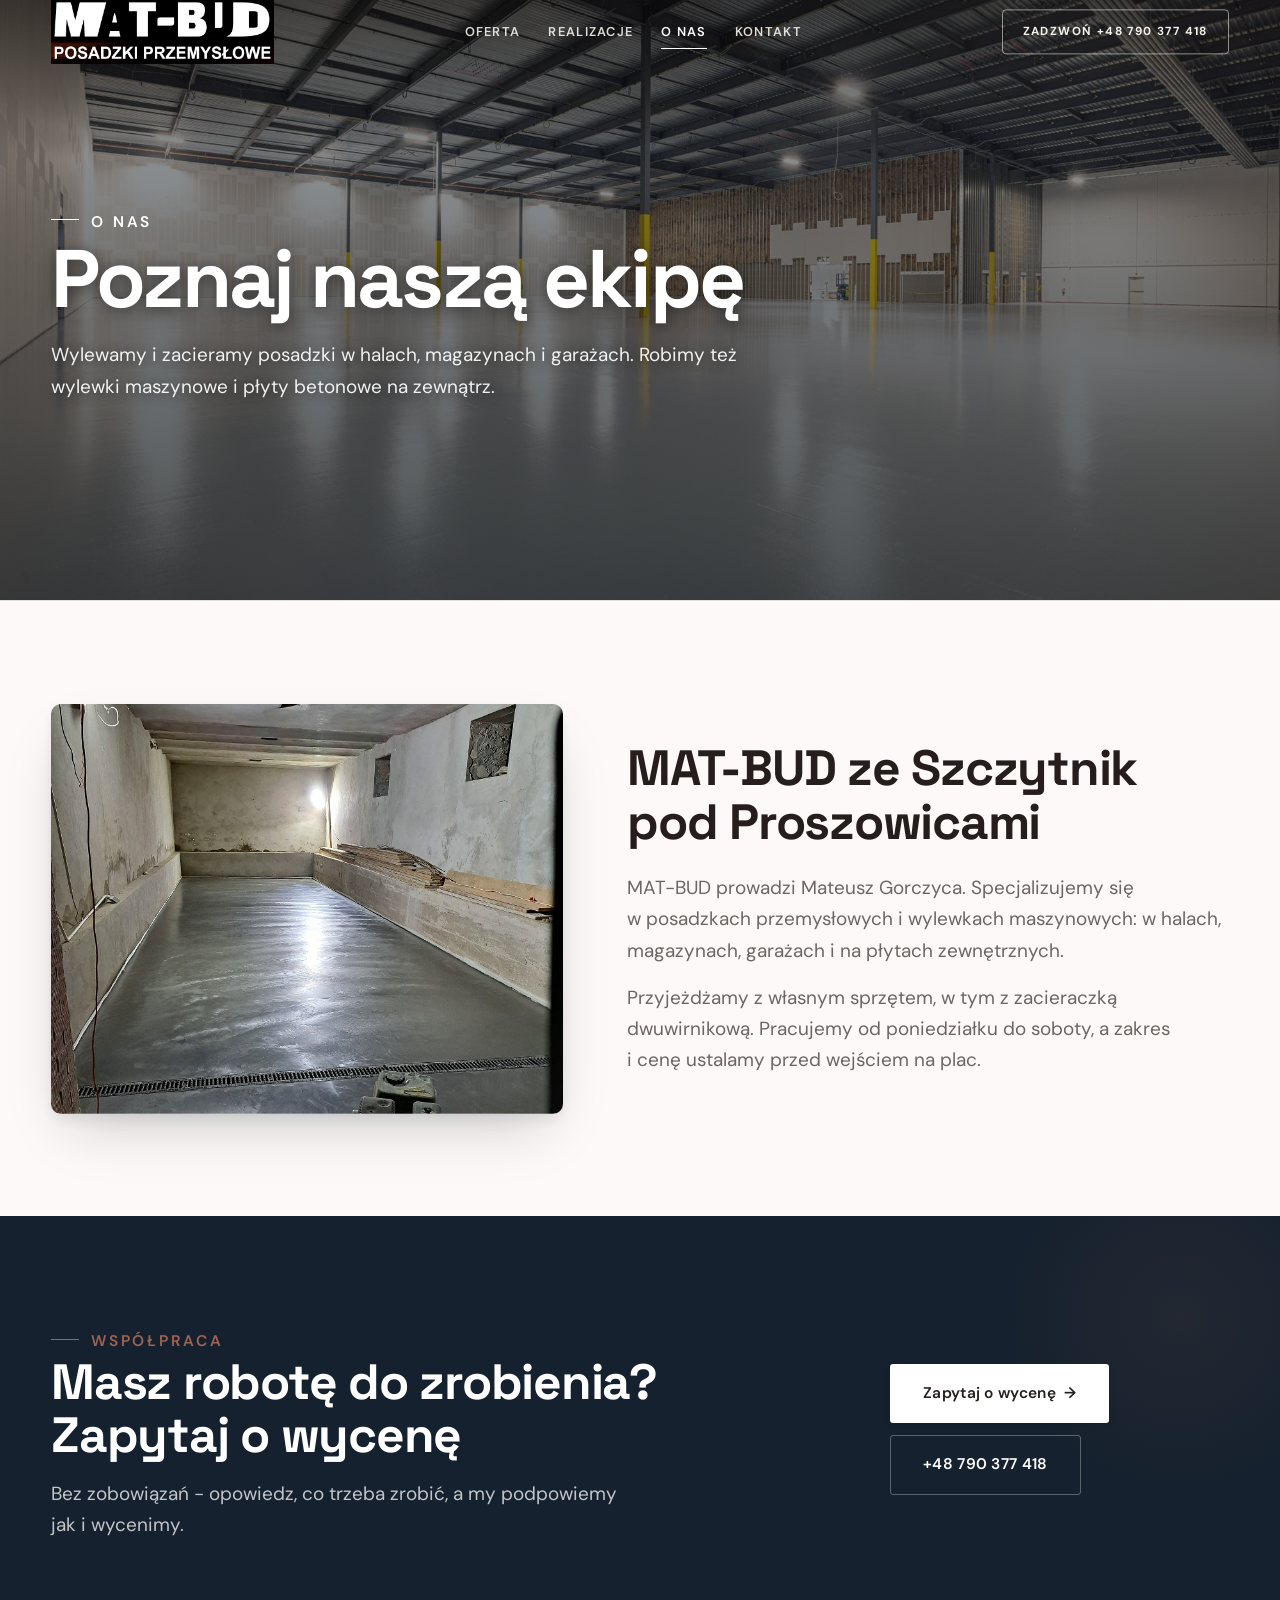
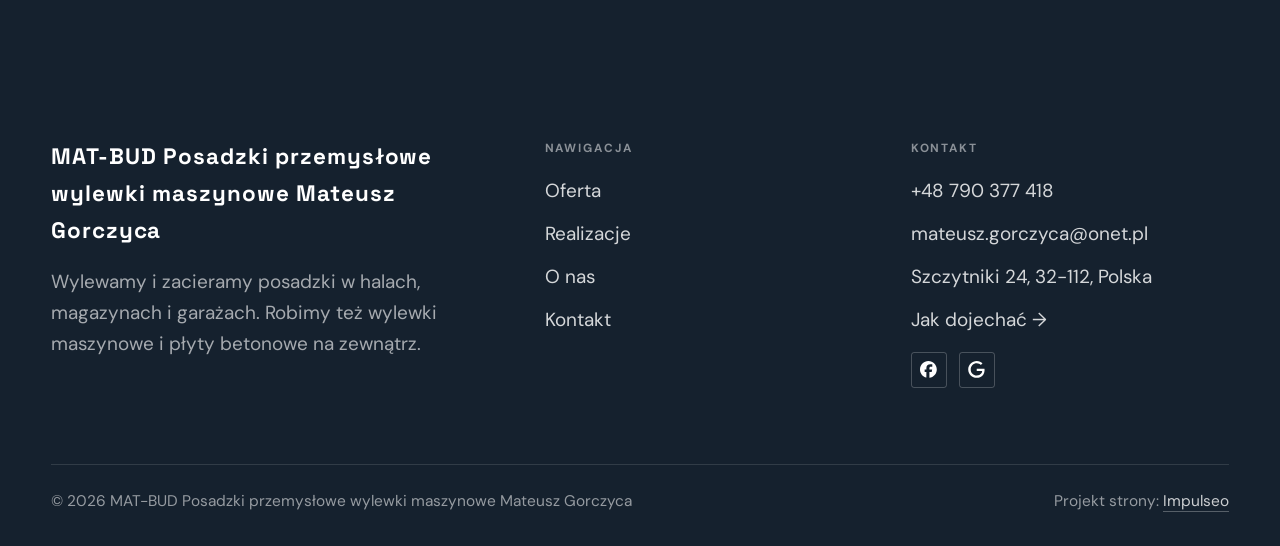
<file: o-nas.html>
<!DOCTYPE html>
<html lang="pl">
<head>
<meta charset="UTF-8">
<meta name="viewport" content="width=device-width, initial-scale=1.0">
<title>O nas - MAT-BUD Posadzki przemysłowe wylewki maszynowe Mateusz Gorczyca</title>
<meta name="description" content="MAT-BUD Mateusz Gorczyca ze Szczytnik pod Proszowicami. Posadzki przemysłowe w halach i magazynach, wylewki maszynowe, płyty betonowe. Zacieranie mechaniczne własnym sprzętem. Zadzwoń po wycenę.">
<link rel="canonical" href="https://kris20032.github.io/mat-bud-posadzki-przemyslowe-wylewki-maszynowe-mateusz-gorczyca/o-nas.html">
<meta name="robots" content="noindex, nofollow">
<meta property="og:type" content="website">
<meta property="og:locale" content="pl_PL">
<meta property="og:site_name" content="MAT-BUD Posadzki przemysłowe wylewki maszynowe Mateusz Gorczyca">
<meta property="og:title" content="O nas - MAT-BUD Posadzki przemysłowe wylewki maszynowe Mateusz Gorczyca">
<meta property="og:description" content="MAT-BUD Mateusz Gorczyca ze Szczytnik pod Proszowicami. Posadzki przemysłowe w halach i magazynach, wylewki maszynowe, płyty betonowe. Zacieranie mechaniczne własnym sprzętem. Zadzwoń po wycenę.">
<meta property="og:url" content="https://kris20032.github.io/mat-bud-posadzki-przemyslowe-wylewki-maszynowe-mateusz-gorczyca/o-nas.html">
<meta property="og:image" content="https://kris20032.github.io/mat-bud-posadzki-przemyslowe-wylewki-maszynowe-mateusz-gorczyca/img/og.jpg">
<meta property="og:image:width" content="1200">
<meta property="og:image:height" content="630">
<meta name="twitter:card" content="summary_large_image">
<link rel="preconnect" href="https://fonts.googleapis.com">
<link rel="preconnect" href="https://fonts.gstatic.com" crossorigin>
<link href="https://fonts.googleapis.com/css2?family=Space+Grotesk:wght@500;600;700&family=DM+Sans:opsz,wght@9..40,400;9..40,500;9..40,600&display=swap" rel="stylesheet">
<link rel="stylesheet" href="assets/styles.css?v=e6acb5e0">
</head>
<body>

<header class="nav">
  <div class="wrap nav-inner">
    <a class="brand brand-has-logo" href="index.html"><img class="brand-logo" src="img/logo.png" alt="MAT-BUD Posadzki przemysłowe wylewki maszynowe Mateusz Gorczyca" width="730" height="210" decoding="async"></a>
    <nav class="nav-links">
      <a href="oferta.html">Oferta</a>
      <a href="realizacje.html">Realizacje</a>
      <a href="o-nas.html" class="active" aria-current="page">O nas</a>
      <a href="kontakt.html">Kontakt</a>
      <a href="tel:+48790377418" class="btn btn-accent">Zadzwoń +48 790 377 418</a>
    </nav>
    <button class="nav-toggle" aria-label="Menu"><span></span><span></span><span></span></button>
  </div>
</header>

<main>
<section class="pagehead">
  <img src="img/g8.jpg" alt="MAT-BUD Posadzki przemysłowe wylewki maszynowe Mateusz Gorczyca - Poznaj naszą ekipę" width="1880" height="1254" decoding="async">
  <div class="wrap">
    <span class="eyebrow">O nas</span>
    <h1>Poznaj naszą ekipę</h1>
    <p>Wylewamy i zacieramy posadzki w halach, magazynach i garażach. Robimy też wylewki maszynowe i płyty betonowe na zewnątrz.</p>
  </div>
</section>
<section>
  <div class="wrap split">
    <div class="split-art reveal"><img src="img/g4.jpg" alt="MAT-BUD Posadzki przemysłowe wylewki maszynowe Mateusz Gorczyca" loading="lazy" width="1600" height="1860" decoding="async"></div>
    <div class="split-copy reveal">
      <h2>MAT-BUD ze Szczytnik pod Proszowicami</h2>
      <p class="muted">MAT-BUD prowadzi Mateusz Gorczyca. Specjalizujemy się w posadzkach przemysłowych i wylewkach maszynowych: w halach, magazynach, garażach i na płytach zewnętrznych.</p>
      <p class="muted">Przyjeżdżamy z własnym sprzętem, w tym z zacieraczką dwuwirnikową. Pracujemy od poniedziałku do soboty, a zakres i cenę ustalamy przed wejściem na plac.</p>
    </div>
  </div>
</section>


<section class="cta">
  <div class="wrap">
    <div class="reveal">
      <span class="eyebrow">Współpraca</span>
      <h2>Masz robotę do zrobienia? Zapytaj o wycenę</h2>
      <p>Bez zobowiązań - opowiedz, co trzeba zrobić, a my podpowiemy jak i wycenimy.</p>
    </div>
    <div class="cta-actions reveal">
      <a href="kontakt.html" class="btn btn-light">Zapytaj o wycenę <span class="arr">→</span></a>
      <a href="tel:+48790377418" class="btn btn-ghost btn-ghost-cta">+48 790 377 418</a>
    </div>
  </div>
</section>
</main>

<footer>
  <div class="wrap">
    <div class="foot-grid">
      <div class="foot-brand">
        <div class="name">MAT-BUD Posadzki przemysłowe wylewki maszynowe Mateusz Gorczyca</div>
        <p>Wylewamy i zacieramy posadzki w halach, magazynach i garażach. Robimy też wylewki maszynowe i płyty betonowe na zewnątrz.</p>
      </div>
      <div class="foot-col">
        <h4>Nawigacja</h4>
        <a href="oferta.html">Oferta</a>
        <a href="realizacje.html">Realizacje</a>
        <a href="o-nas.html">O nas</a>
        <a href="kontakt.html">Kontakt</a>
      </div>
      <div class="foot-col">
        <h4>Kontakt</h4>
        <a href="tel:+48790377418">+48 790 377 418</a>
        <a href="mailto:mateusz.gorczyca@onet.pl">mateusz.gorczyca@onet.pl</a>
        <p>Szczytniki 24, 32-112, Polska</p>
        <a href="https://maps.google.com/?cid=6568175565875823060&g_mp=Cidnb29nbGUubWFwcy5wbGFjZXMudjEuUGxhY2VzLlNlYXJjaFRleHQQAhgEIAA" target="_blank" rel="noopener">Jak dojechać →</a>
      <div class="foot-soc">
        <a class="soc" href="https://www.facebook.com/mat.bud.mateusz.gorczyca/" target="_blank" rel="noopener" aria-label="Facebook - MAT-BUD Posadzki przemysłowe wylewki maszynowe Mateusz Gorczyca"><svg viewBox="0 0 24 24" aria-hidden="true" focusable="false"><path d="M9.101 23.691v-7.98H6.627v-3.667h2.474v-1.58c0-4.085 1.848-5.978 5.858-5.978.401 0 .955.042 1.468.103a8.68 8.68 0 0 1 1.141.195v3.325a8.623 8.623 0 0 0-.653-.036 26.805 26.805 0 0 0-.733-.009c-.707 0-1.259.096-1.675.309a1.686 1.686 0 0 0-.679.622c-.258.42-.374.995-.374 1.752v1.297h3.919l-.386 2.103-.287 1.564h-3.246v8.245C19.396 23.238 24 18.179 24 12.044c0-6.627-5.373-12-12-12s-12 5.373-12 12c0 5.628 3.874 10.35 9.101 11.647Z" fill="currentColor"/></svg></a>
        <a class="soc" href="https://maps.google.com/?cid=6568175565875823060&g_mp=Cidnb29nbGUubWFwcy5wbGFjZXMudjEuUGxhY2VzLlNlYXJjaFRleHQQAhgEIAA" target="_blank" rel="noopener" aria-label="Google - MAT-BUD Posadzki przemysłowe wylewki maszynowe Mateusz Gorczyca"><svg viewBox="0 0 24 24" aria-hidden="true" focusable="false"><path d="M12.48 10.92v3.28h7.84c-.24 1.84-.853 3.187-1.787 4.133-1.147 1.147-2.933 2.4-6.053 2.4-4.827 0-8.6-3.893-8.6-8.72s3.773-8.72 8.6-8.72c2.6 0 4.507 1.027 5.907 2.347l2.307-2.307C18.747 1.44 16.133 0 12.48 0 5.867 0 .307 5.387.307 12s5.56 12 12.173 12c3.573 0 6.267-1.173 8.373-3.36 2.16-2.16 2.84-5.213 2.84-7.667 0-.76-.053-1.467-.173-2.053H12.48z" fill="currentColor"/></svg></a>
      </div>
      </div>
    </div>
    <div class="foot-bot">
      <span>© 2026 MAT-BUD Posadzki przemysłowe wylewki maszynowe Mateusz Gorczyca</span>
      <span>Projekt strony: <a class="foot-credit" href="https://impulseo.pl" target="_blank" rel="noopener">Impulseo</a></span>
    </div>
  </div>
</footer>
<div class="sticky-call"><a class="sc-call" href="tel:+48790377418"><svg class="ico-tel" width="16" height="16" viewBox="0 0 24 24" fill="none" aria-hidden="true"><path d="M6.6 10.8a15.5 15.5 0 0 0 6.6 6.6l2.2-2.2a1 1 0 0 1 1-.24 11.4 11.4 0 0 0 3.6.58 1 1 0 0 1 1 1V20a1 1 0 0 1-1 1A17 17 0 0 1 3 4a1 1 0 0 1 1-1h3.5a1 1 0 0 1 1 1c0 1.25.2 2.46.58 3.6a1 1 0 0 1-.25 1l-2.23 2.2Z" fill="currentColor"/></svg> Zadzwoń</a><a class="sc-quote" href="kontakt.html">Zadzwoń po wycenę</a></div>
<div class="demo-wazne" data-do="2026-10-12" data-cykl="3" hidden><svg class="dw-ico" width="13" height="13" viewBox="0 0 24 24" fill="none" aria-hidden="true"><circle cx="12" cy="12" r="8.6" stroke="currentColor" stroke-width="1.8"/><path d="M12 7.2V12l3.3 2" stroke="currentColor" stroke-width="1.8" stroke-linecap="round"/></svg><span class="dw-txt"></span></div>

<script src="assets/main.js"></script>
</body>
</html>
</file>
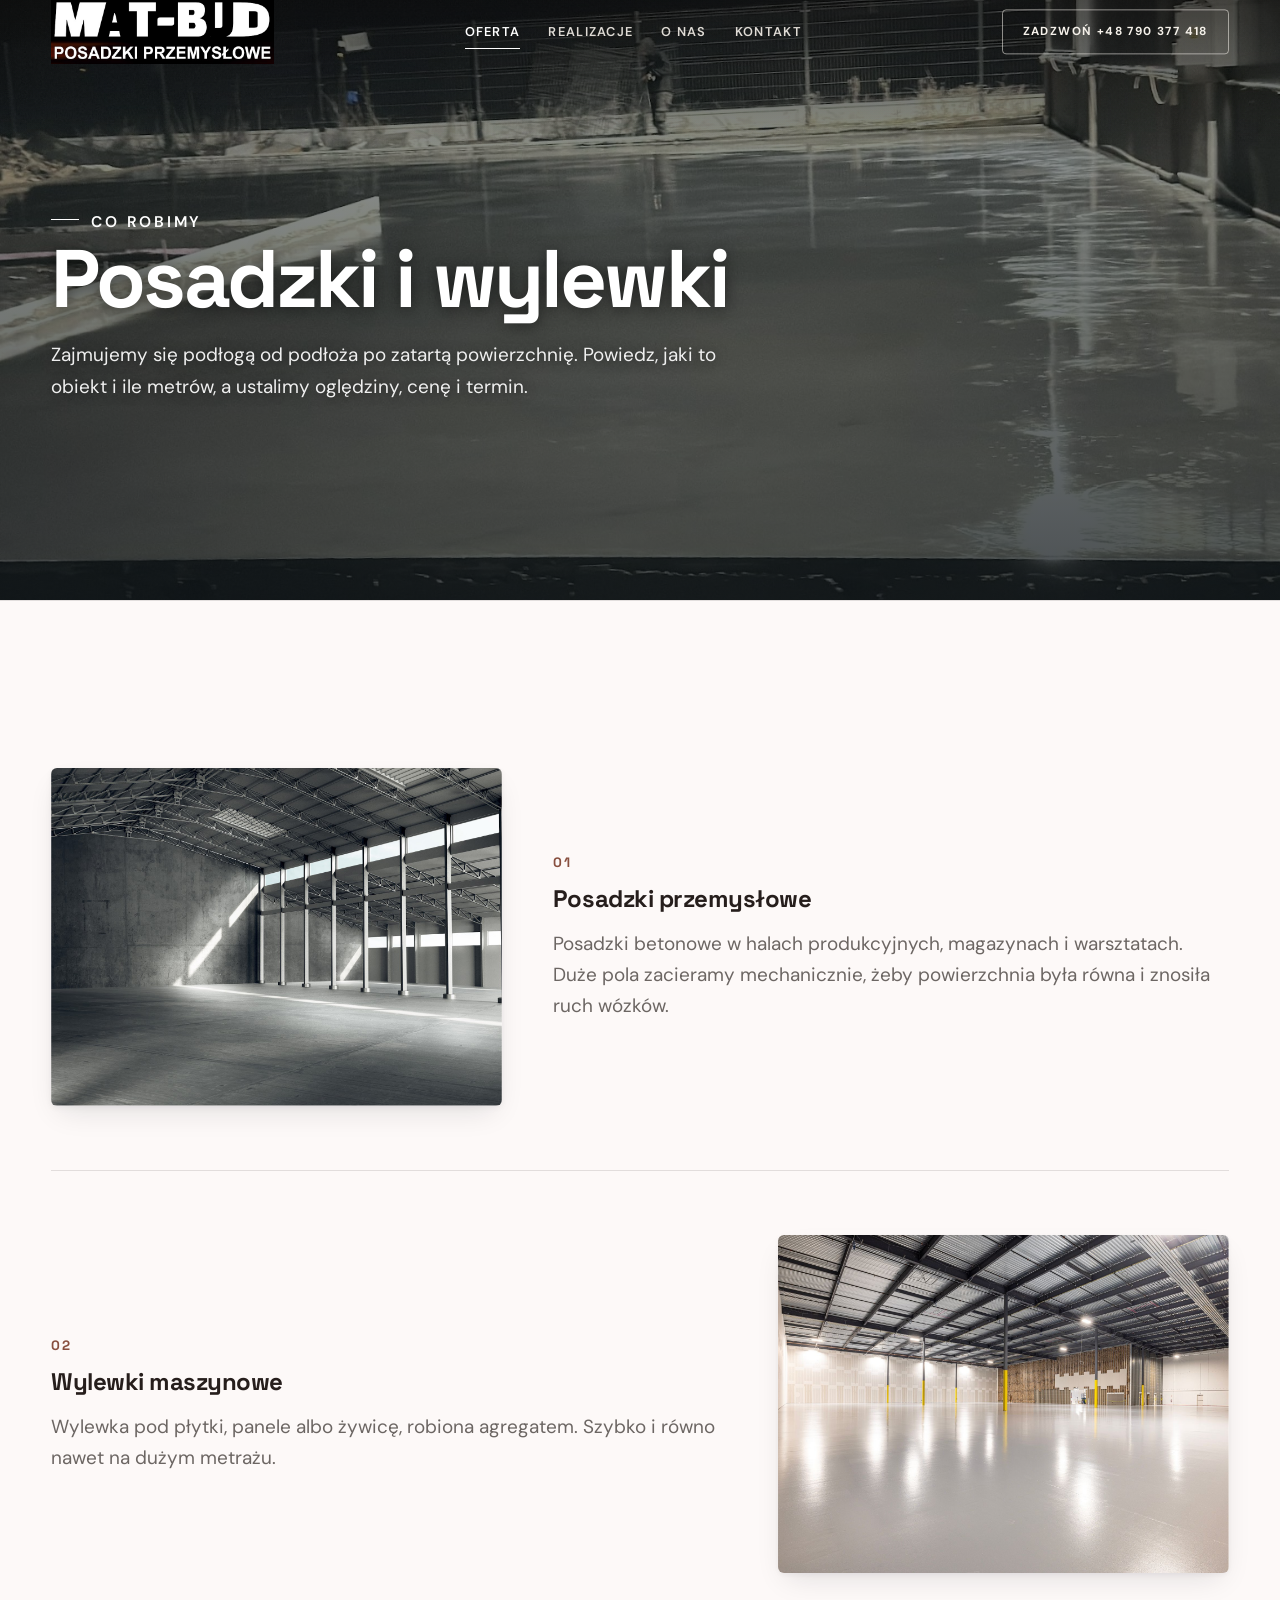
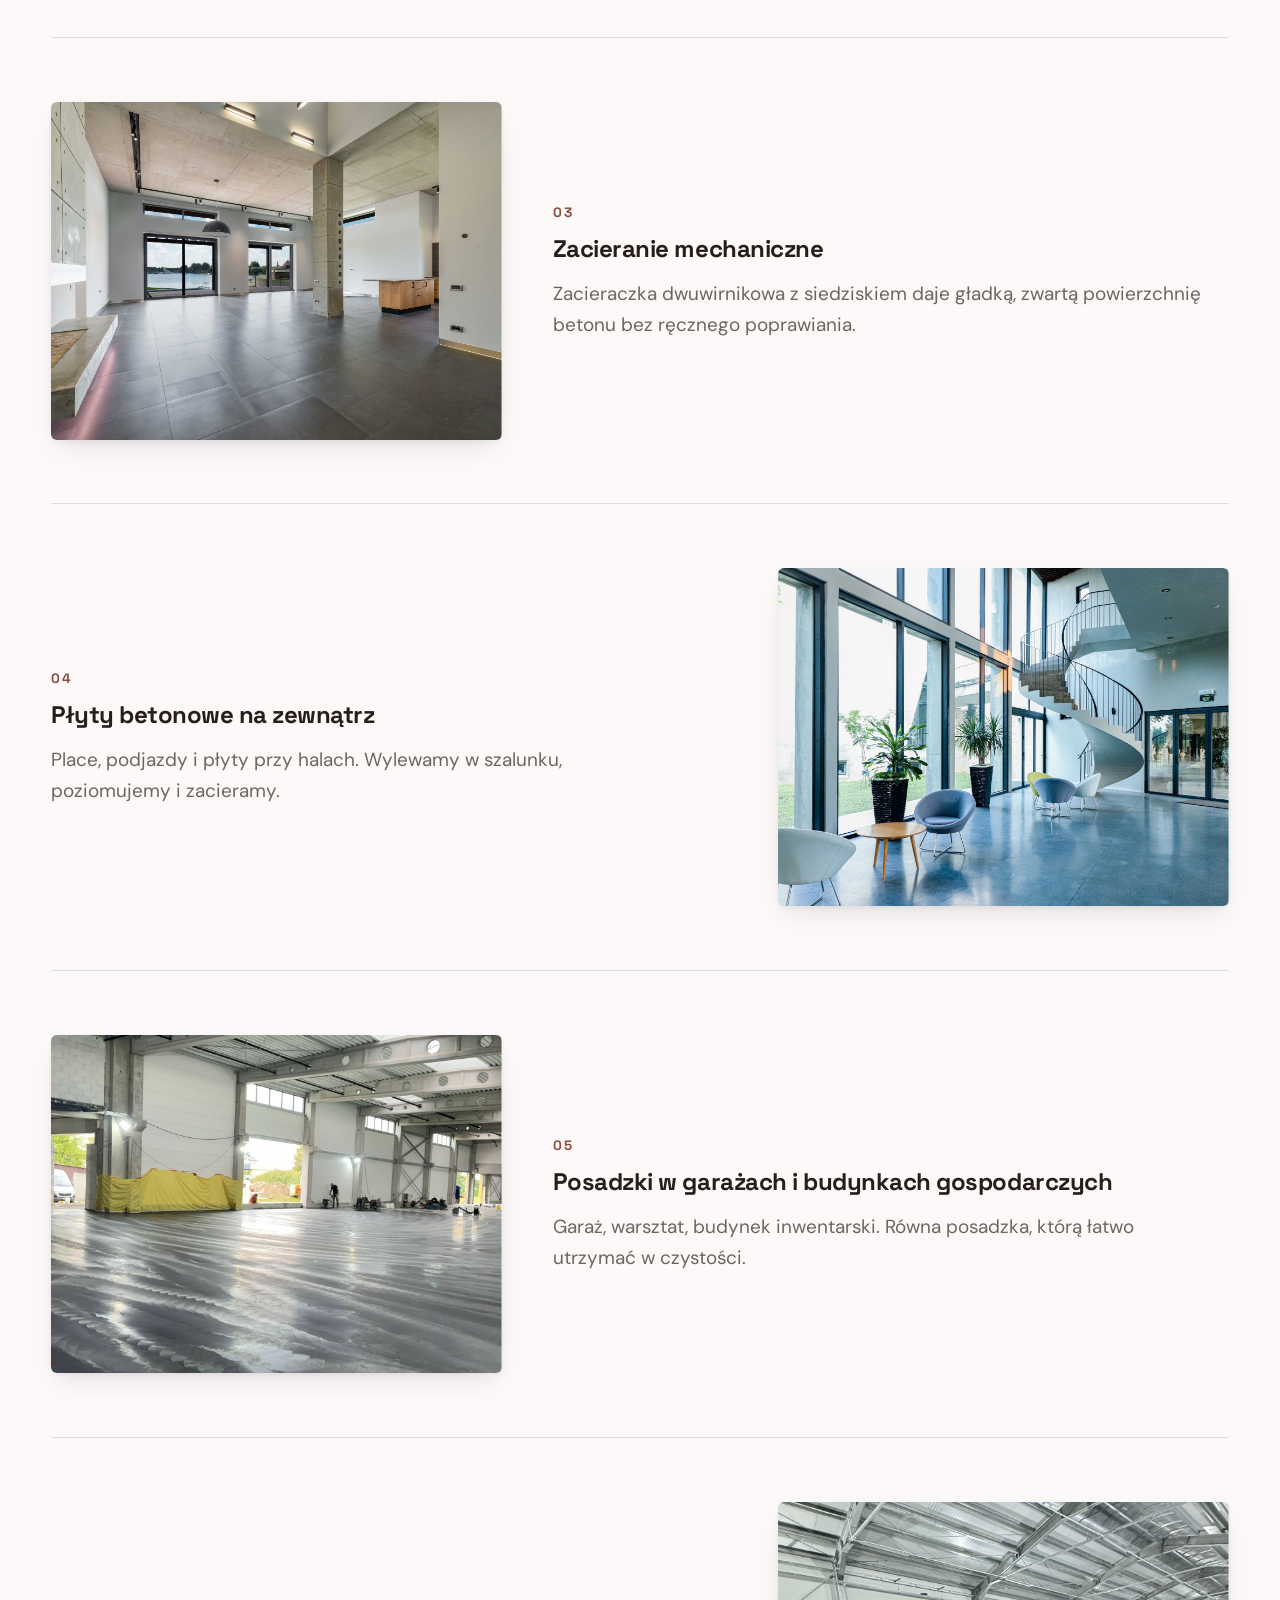
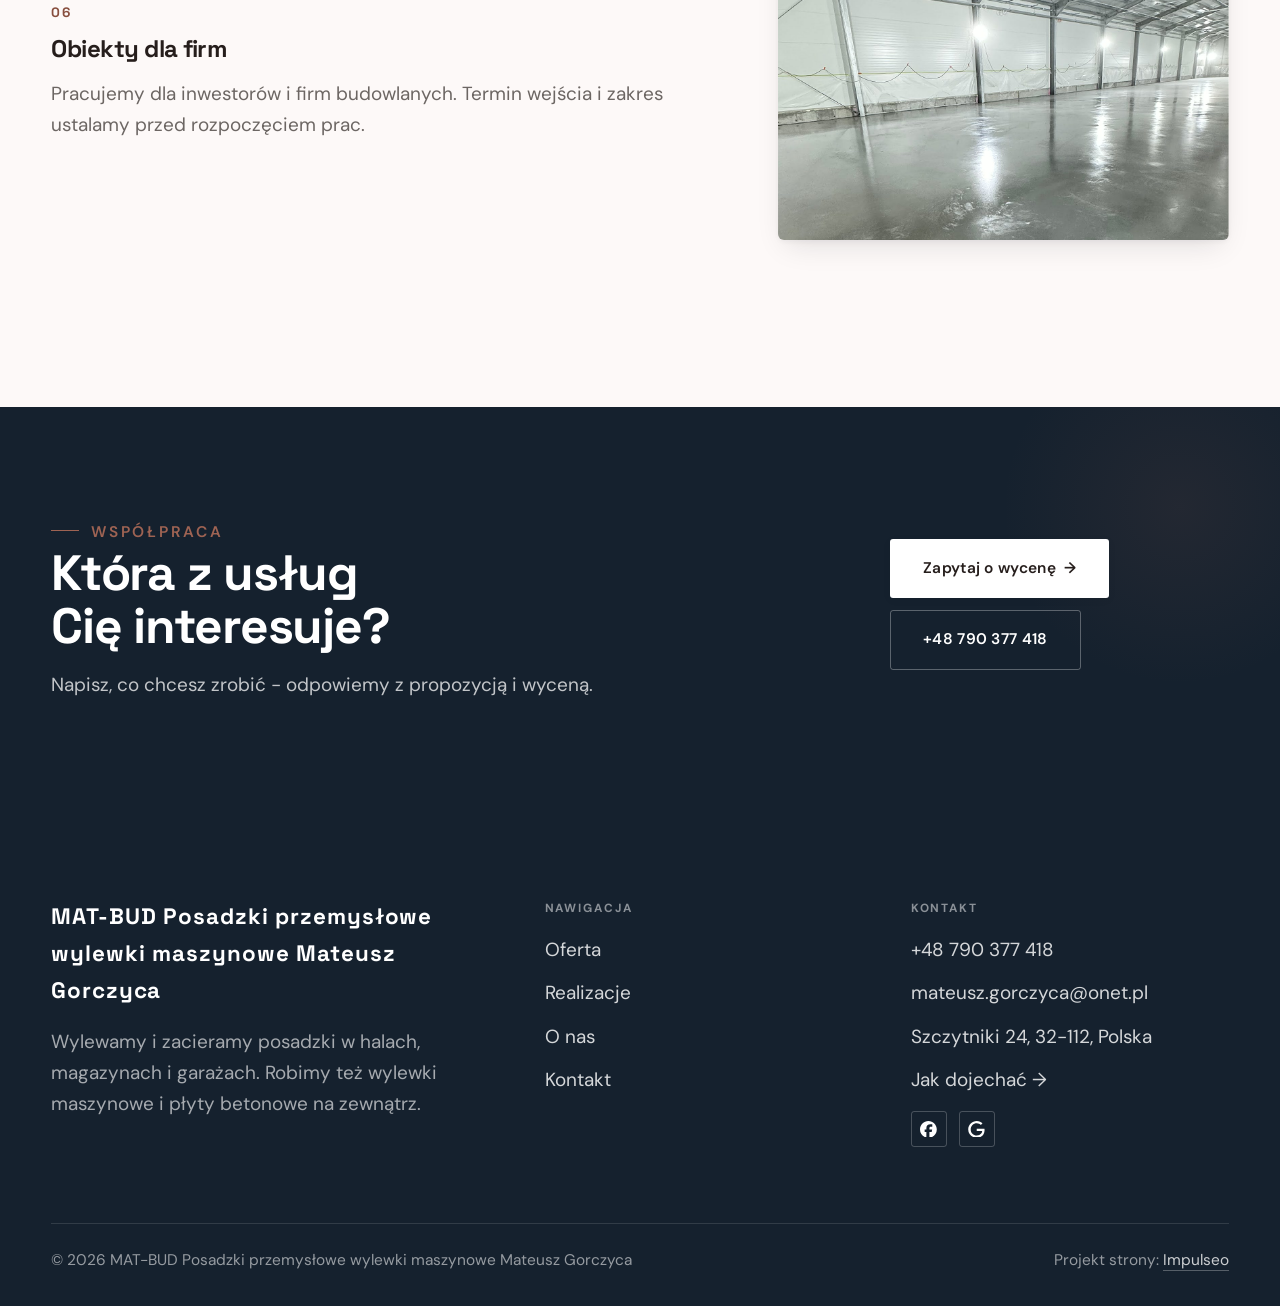
<file: oferta.html>
<!DOCTYPE html>
<html lang="pl">
<head>
<meta charset="UTF-8">
<meta name="viewport" content="width=device-width, initial-scale=1.0">
<title>Oferta - MAT-BUD Posadzki przemysłowe wylewki maszynowe Mateusz Gorczyca</title>
<meta name="description" content="MAT-BUD Mateusz Gorczyca ze Szczytnik pod Proszowicami. Posadzki przemysłowe w halach i magazynach, wylewki maszynowe, płyty betonowe. Zacieranie mechaniczne własnym sprzętem. Zadzwoń po wycenę.">
<link rel="canonical" href="https://kris20032.github.io/mat-bud-posadzki-przemyslowe-wylewki-maszynowe-mateusz-gorczyca/oferta.html">
<meta name="robots" content="noindex, nofollow">
<meta property="og:type" content="website">
<meta property="og:locale" content="pl_PL">
<meta property="og:site_name" content="MAT-BUD Posadzki przemysłowe wylewki maszynowe Mateusz Gorczyca">
<meta property="og:title" content="Oferta - MAT-BUD Posadzki przemysłowe wylewki maszynowe Mateusz Gorczyca">
<meta property="og:description" content="MAT-BUD Mateusz Gorczyca ze Szczytnik pod Proszowicami. Posadzki przemysłowe w halach i magazynach, wylewki maszynowe, płyty betonowe. Zacieranie mechaniczne własnym sprzętem. Zadzwoń po wycenę.">
<meta property="og:url" content="https://kris20032.github.io/mat-bud-posadzki-przemyslowe-wylewki-maszynowe-mateusz-gorczyca/oferta.html">
<meta property="og:image" content="https://kris20032.github.io/mat-bud-posadzki-przemyslowe-wylewki-maszynowe-mateusz-gorczyca/img/og.jpg">
<meta property="og:image:width" content="1200">
<meta property="og:image:height" content="630">
<meta name="twitter:card" content="summary_large_image">
<link rel="preconnect" href="https://fonts.googleapis.com">
<link rel="preconnect" href="https://fonts.gstatic.com" crossorigin>
<link href="https://fonts.googleapis.com/css2?family=Space+Grotesk:wght@500;600;700&family=DM+Sans:opsz,wght@9..40,400;9..40,500;9..40,600&display=swap" rel="stylesheet">
<link rel="stylesheet" href="assets/styles.css?v=e6acb5e0">
</head>
<body>

<header class="nav">
  <div class="wrap nav-inner">
    <a class="brand brand-has-logo" href="index.html"><img class="brand-logo" src="img/logo.png" alt="MAT-BUD Posadzki przemysłowe wylewki maszynowe Mateusz Gorczyca" width="730" height="210" decoding="async"></a>
    <nav class="nav-links">
      <a href="oferta.html" class="active" aria-current="page">Oferta</a>
      <a href="realizacje.html">Realizacje</a>
      <a href="o-nas.html">O nas</a>
      <a href="kontakt.html">Kontakt</a>
      <a href="tel:+48790377418" class="btn btn-accent">Zadzwoń +48 790 377 418</a>
    </nav>
    <button class="nav-toggle" aria-label="Menu"><span></span><span></span><span></span></button>
  </div>
</header>

<main>
<section class="pagehead">
  <img src="img/g3.jpg" alt="MAT-BUD Posadzki przemysłowe wylewki maszynowe Mateusz Gorczyca - Posadzki i wylewki" width="1530" height="850" decoding="async">
  <div class="wrap">
    <span class="eyebrow">Co robimy</span>
    <h1>Posadzki i wylewki</h1>
    <p>Zajmujemy się podłogą od podłoża po zatartą powierzchnię. Powiedz, jaki to obiekt i ile metrów, a ustalimy oględziny, cenę i termin.</p>
  </div>
</section>
<section>
  <div class="wrap">
    <div class="svc-row reveal">
      <div class="svc-row-art"><img src="img/g7.jpg" alt="Posadzki przemysłowe" loading="lazy" width="1600" height="1200" decoding="async"></div>
      <div>
        <span class="num">01</span>
        <h3>Posadzki przemysłowe</h3>
        <p class="muted">Posadzki betonowe w halach produkcyjnych, magazynach i warsztatach. Duże pola zacieramy mechanicznie, żeby powierzchnia była równa i znosiła ruch wózków.</p>
      </div>
    </div>
    <div class="svc-row rev reveal">
      <div class="svc-row-art"><img src="img/g8.jpg" alt="Wylewki maszynowe" loading="lazy" width="1880" height="1254" decoding="async"></div>
      <div>
        <span class="num">02</span>
        <h3>Wylewki maszynowe</h3>
        <p class="muted">Wylewka pod płytki, panele albo żywicę, robiona agregatem. Szybko i równo nawet na dużym metrażu.</p>
      </div>
    </div>
    <div class="svc-row reveal">
      <div class="svc-row-art"><img src="img/g9.jpg" alt="Zacieranie mechaniczne" loading="lazy" width="1880" height="1255" decoding="async"></div>
      <div>
        <span class="num">03</span>
        <h3>Zacieranie mechaniczne</h3>
        <p class="muted">Zacieraczka dwuwirnikowa z siedziskiem daje gładką, zwartą powierzchnię betonu bez ręcznego poprawiania.</p>
      </div>
    </div>
    <div class="svc-row rev reveal">
      <div class="svc-row-art"><img src="img/g10.jpg" alt="Płyty betonowe na zewnątrz" loading="lazy" width="1880" height="1253" decoding="async"></div>
      <div>
        <span class="num">04</span>
        <h3>Płyty betonowe na zewnątrz</h3>
        <p class="muted">Place, podjazdy i płyty przy halach. Wylewamy w szalunku, poziomujemy i zacieramy.</p>
      </div>
    </div>
    <div class="svc-row reveal">
      <div class="svc-row-art"><img src="img/g1.jpg" alt="Posadzki w garażach i budynkach gospodarczych" loading="lazy" width="1498" height="1078" decoding="async"></div>
      <div>
        <span class="num">05</span>
        <h3>Posadzki w garażach i budynkach gospodarczych</h3>
        <p class="muted">Garaż, warsztat, budynek inwentarski. Równa posadzka, którą łatwo utrzymać w czystości.</p>
      </div>
    </div>
    <div class="svc-row rev reveal">
      <div class="svc-row-art"><img src="img/g2.jpg" alt="Obiekty dla firm" loading="lazy" width="1600" height="1000" decoding="async"></div>
      <div>
        <span class="num">06</span>
        <h3>Obiekty dla firm</h3>
        <p class="muted">Pracujemy dla inwestorów i firm budowlanych. Termin wejścia i zakres ustalamy przed rozpoczęciem prac.</p>
      </div>
    </div>
  </div>
</section>

<section class="cta">
  <div class="wrap">
    <div class="reveal">
      <span class="eyebrow">Współpraca</span>
      <h2>Która z usług Cię interesuje?</h2>
      <p>Napisz, co chcesz zrobić - odpowiemy z propozycją i wyceną.</p>
    </div>
    <div class="cta-actions reveal">
      <a href="kontakt.html" class="btn btn-light">Zapytaj o wycenę <span class="arr">→</span></a>
      <a href="tel:+48790377418" class="btn btn-ghost btn-ghost-cta">+48 790 377 418</a>
    </div>
  </div>
</section>
</main>

<footer>
  <div class="wrap">
    <div class="foot-grid">
      <div class="foot-brand">
        <div class="name">MAT-BUD Posadzki przemysłowe wylewki maszynowe Mateusz Gorczyca</div>
        <p>Wylewamy i zacieramy posadzki w halach, magazynach i garażach. Robimy też wylewki maszynowe i płyty betonowe na zewnątrz.</p>
      </div>
      <div class="foot-col">
        <h4>Nawigacja</h4>
        <a href="oferta.html">Oferta</a>
        <a href="realizacje.html">Realizacje</a>
        <a href="o-nas.html">O nas</a>
        <a href="kontakt.html">Kontakt</a>
      </div>
      <div class="foot-col">
        <h4>Kontakt</h4>
        <a href="tel:+48790377418">+48 790 377 418</a>
        <a href="mailto:mateusz.gorczyca@onet.pl">mateusz.gorczyca@onet.pl</a>
        <p>Szczytniki 24, 32-112, Polska</p>
        <a href="https://maps.google.com/?cid=6568175565875823060&g_mp=Cidnb29nbGUubWFwcy5wbGFjZXMudjEuUGxhY2VzLlNlYXJjaFRleHQQAhgEIAA" target="_blank" rel="noopener">Jak dojechać →</a>
      <div class="foot-soc">
        <a class="soc" href="https://www.facebook.com/mat.bud.mateusz.gorczyca/" target="_blank" rel="noopener" aria-label="Facebook - MAT-BUD Posadzki przemysłowe wylewki maszynowe Mateusz Gorczyca"><svg viewBox="0 0 24 24" aria-hidden="true" focusable="false"><path d="M9.101 23.691v-7.98H6.627v-3.667h2.474v-1.58c0-4.085 1.848-5.978 5.858-5.978.401 0 .955.042 1.468.103a8.68 8.68 0 0 1 1.141.195v3.325a8.623 8.623 0 0 0-.653-.036 26.805 26.805 0 0 0-.733-.009c-.707 0-1.259.096-1.675.309a1.686 1.686 0 0 0-.679.622c-.258.42-.374.995-.374 1.752v1.297h3.919l-.386 2.103-.287 1.564h-3.246v8.245C19.396 23.238 24 18.179 24 12.044c0-6.627-5.373-12-12-12s-12 5.373-12 12c0 5.628 3.874 10.35 9.101 11.647Z" fill="currentColor"/></svg></a>
        <a class="soc" href="https://maps.google.com/?cid=6568175565875823060&g_mp=Cidnb29nbGUubWFwcy5wbGFjZXMudjEuUGxhY2VzLlNlYXJjaFRleHQQAhgEIAA" target="_blank" rel="noopener" aria-label="Google - MAT-BUD Posadzki przemysłowe wylewki maszynowe Mateusz Gorczyca"><svg viewBox="0 0 24 24" aria-hidden="true" focusable="false"><path d="M12.48 10.92v3.28h7.84c-.24 1.84-.853 3.187-1.787 4.133-1.147 1.147-2.933 2.4-6.053 2.4-4.827 0-8.6-3.893-8.6-8.72s3.773-8.72 8.6-8.72c2.6 0 4.507 1.027 5.907 2.347l2.307-2.307C18.747 1.44 16.133 0 12.48 0 5.867 0 .307 5.387.307 12s5.56 12 12.173 12c3.573 0 6.267-1.173 8.373-3.36 2.16-2.16 2.84-5.213 2.84-7.667 0-.76-.053-1.467-.173-2.053H12.48z" fill="currentColor"/></svg></a>
      </div>
      </div>
    </div>
    <div class="foot-bot">
      <span>© 2026 MAT-BUD Posadzki przemysłowe wylewki maszynowe Mateusz Gorczyca</span>
      <span>Projekt strony: <a class="foot-credit" href="https://impulseo.pl" target="_blank" rel="noopener">Impulseo</a></span>
    </div>
  </div>
</footer>
<div class="sticky-call"><a class="sc-call" href="tel:+48790377418"><svg class="ico-tel" width="16" height="16" viewBox="0 0 24 24" fill="none" aria-hidden="true"><path d="M6.6 10.8a15.5 15.5 0 0 0 6.6 6.6l2.2-2.2a1 1 0 0 1 1-.24 11.4 11.4 0 0 0 3.6.58 1 1 0 0 1 1 1V20a1 1 0 0 1-1 1A17 17 0 0 1 3 4a1 1 0 0 1 1-1h3.5a1 1 0 0 1 1 1c0 1.25.2 2.46.58 3.6a1 1 0 0 1-.25 1l-2.23 2.2Z" fill="currentColor"/></svg> Zadzwoń</a><a class="sc-quote" href="kontakt.html">Zadzwoń po wycenę</a></div>
<div class="demo-wazne" data-do="2026-10-12" data-cykl="3" hidden><svg class="dw-ico" width="13" height="13" viewBox="0 0 24 24" fill="none" aria-hidden="true"><circle cx="12" cy="12" r="8.6" stroke="currentColor" stroke-width="1.8"/><path d="M12 7.2V12l3.3 2" stroke="currentColor" stroke-width="1.8" stroke-linecap="round"/></svg><span class="dw-txt"></span></div>

<script src="assets/main.js"></script>
</body>
</html>
</file>
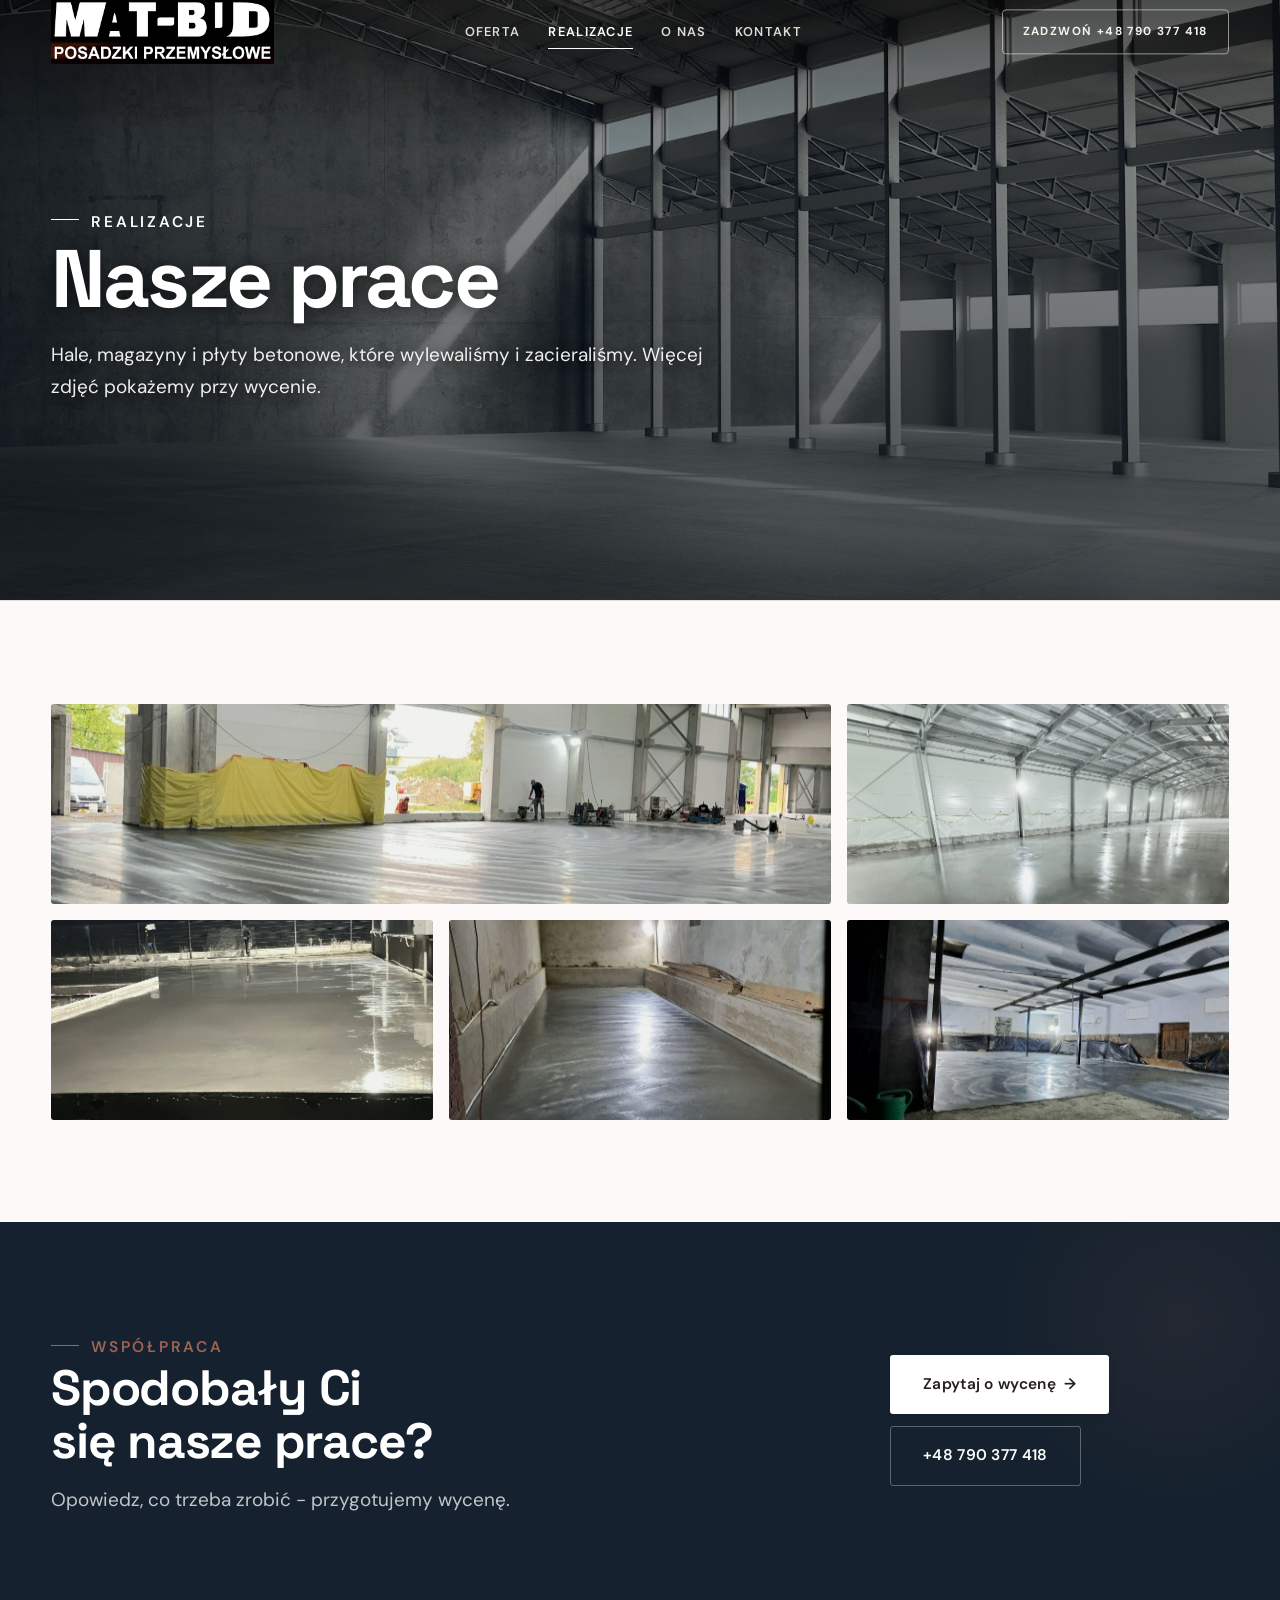
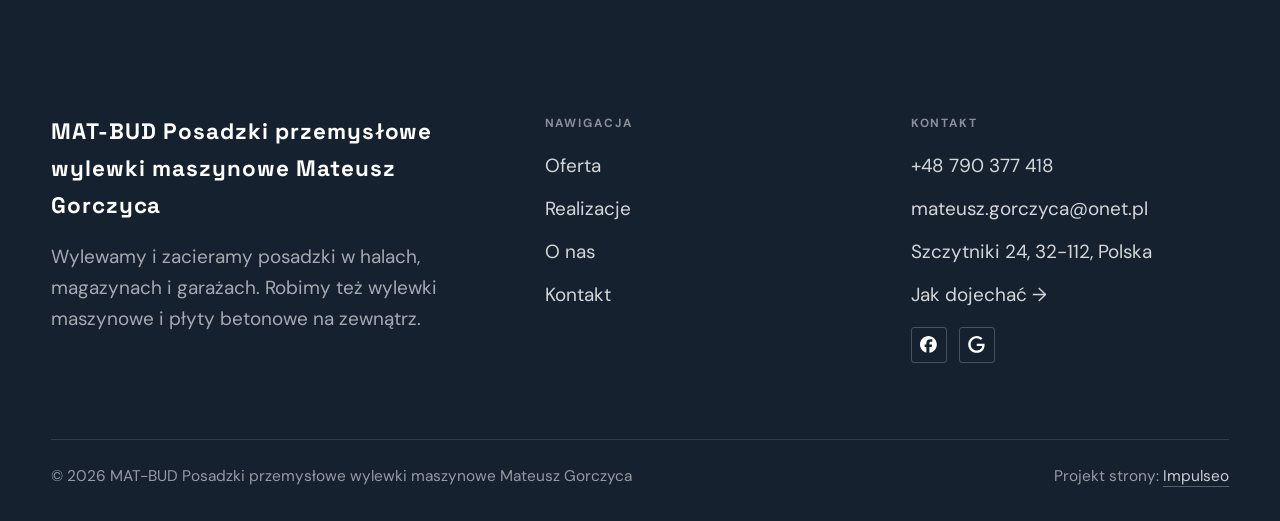
<file: realizacje.html>
<!DOCTYPE html>
<html lang="pl">
<head>
<meta charset="UTF-8">
<meta name="viewport" content="width=device-width, initial-scale=1.0">
<title>Realizacje - MAT-BUD Posadzki przemysłowe wylewki maszynowe Mateusz Gorczyca</title>
<meta name="description" content="Realizacje MAT-BUD Posadzki przemysłowe wylewki maszynowe Mateusz Gorczyca: Posadzka w hali produkcyjnej, Zatarta posadzka w magazynie, Płyta betonowa przy hali, Posadzka w budynku gospodarczym, Przygotowanie podłoża w hali">
<link rel="canonical" href="https://kris20032.github.io/mat-bud-posadzki-przemyslowe-wylewki-maszynowe-mateusz-gorczyca/realizacje.html">
<meta name="robots" content="noindex, nofollow">
<meta property="og:type" content="website">
<meta property="og:locale" content="pl_PL">
<meta property="og:site_name" content="MAT-BUD Posadzki przemysłowe wylewki maszynowe Mateusz Gorczyca">
<meta property="og:title" content="Realizacje - MAT-BUD Posadzki przemysłowe wylewki maszynowe Mateusz Gorczyca">
<meta property="og:description" content="Realizacje MAT-BUD Posadzki przemysłowe wylewki maszynowe Mateusz Gorczyca: Posadzka w hali produkcyjnej, Zatarta posadzka w magazynie, Płyta betonowa przy hali, Posadzka w budynku gospodarczym, Przygotowanie podłoża w hali">
<meta property="og:url" content="https://kris20032.github.io/mat-bud-posadzki-przemyslowe-wylewki-maszynowe-mateusz-gorczyca/realizacje.html">
<meta property="og:image" content="https://kris20032.github.io/mat-bud-posadzki-przemyslowe-wylewki-maszynowe-mateusz-gorczyca/img/og.jpg">
<meta property="og:image:width" content="1200">
<meta property="og:image:height" content="630">
<meta name="twitter:card" content="summary_large_image">
<link rel="preconnect" href="https://fonts.googleapis.com">
<link rel="preconnect" href="https://fonts.gstatic.com" crossorigin>
<link href="https://fonts.googleapis.com/css2?family=Space+Grotesk:wght@500;600;700&family=DM+Sans:opsz,wght@9..40,400;9..40,500;9..40,600&display=swap" rel="stylesheet">
<link rel="stylesheet" href="assets/styles.css?v=e6acb5e0">
</head>
<body>

<header class="nav">
  <div class="wrap nav-inner">
    <a class="brand brand-has-logo" href="index.html"><img class="brand-logo" src="img/logo.png" alt="MAT-BUD Posadzki przemysłowe wylewki maszynowe Mateusz Gorczyca" width="730" height="210" decoding="async"></a>
    <nav class="nav-links">
      <a href="oferta.html">Oferta</a>
      <a href="realizacje.html" class="active" aria-current="page">Realizacje</a>
      <a href="o-nas.html">O nas</a>
      <a href="kontakt.html">Kontakt</a>
      <a href="tel:+48790377418" class="btn btn-accent">Zadzwoń +48 790 377 418</a>
    </nav>
    <button class="nav-toggle" aria-label="Menu"><span></span><span></span><span></span></button>
  </div>
</header>

<main>
<section class="pagehead">
  <img src="img/g7.jpg" alt="MAT-BUD Posadzki przemysłowe wylewki maszynowe Mateusz Gorczyca - Nasze prace" width="1600" height="1200" decoding="async">
  <div class="wrap">
    <span class="eyebrow">Realizacje</span>
    <h1>Nasze prace</h1>
    <p>Hale, magazyny i płyty betonowe, które wylewaliśmy i zacieraliśmy. Więcej zdjęć pokażemy przy wycenie.</p>
  </div>
</section>
<section>
  <div class="wrap">
    <div class="gallery">
      <div class="tile t-two3 reveal"><img src="img/g1.jpg" alt="MAT-BUD Posadzki przemysłowe wylewki maszynowe Mateusz Gorczyca" loading="lazy" width="1498" height="1078" decoding="async"></div>
      <div class="tile t-third reveal"><img src="img/g2.jpg" alt="MAT-BUD Posadzki przemysłowe wylewki maszynowe Mateusz Gorczyca" loading="lazy" width="1600" height="1000" decoding="async"></div>
      <div class="tile t-third reveal"><img src="img/g3.jpg" alt="MAT-BUD Posadzki przemysłowe wylewki maszynowe Mateusz Gorczyca" loading="lazy" width="1530" height="850" decoding="async"></div>
      <div class="tile t-third reveal"><img src="img/g4.jpg" alt="MAT-BUD Posadzki przemysłowe wylewki maszynowe Mateusz Gorczyca" loading="lazy" width="1600" height="1860" decoding="async"></div>
      <div class="tile t-third reveal"><img src="img/g5.jpg" alt="MAT-BUD Posadzki przemysłowe wylewki maszynowe Mateusz Gorczyca" loading="lazy" width="1600" height="1860" decoding="async"></div>
    </div>
  </div>
</section>
<section class="cta">
  <div class="wrap">
    <div class="reveal">
      <span class="eyebrow">Współpraca</span>
      <h2>Spodobały Ci się nasze prace?</h2>
      <p>Opowiedz, co trzeba zrobić - przygotujemy wycenę.</p>
    </div>
    <div class="cta-actions reveal">
      <a href="kontakt.html" class="btn btn-light">Zapytaj o wycenę <span class="arr">→</span></a>
      <a href="tel:+48790377418" class="btn btn-ghost btn-ghost-cta">+48 790 377 418</a>
    </div>
  </div>
</section>
</main>

<footer>
  <div class="wrap">
    <div class="foot-grid">
      <div class="foot-brand">
        <div class="name">MAT-BUD Posadzki przemysłowe wylewki maszynowe Mateusz Gorczyca</div>
        <p>Wylewamy i zacieramy posadzki w halach, magazynach i garażach. Robimy też wylewki maszynowe i płyty betonowe na zewnątrz.</p>
      </div>
      <div class="foot-col">
        <h4>Nawigacja</h4>
        <a href="oferta.html">Oferta</a>
        <a href="realizacje.html">Realizacje</a>
        <a href="o-nas.html">O nas</a>
        <a href="kontakt.html">Kontakt</a>
      </div>
      <div class="foot-col">
        <h4>Kontakt</h4>
        <a href="tel:+48790377418">+48 790 377 418</a>
        <a href="mailto:mateusz.gorczyca@onet.pl">mateusz.gorczyca@onet.pl</a>
        <p>Szczytniki 24, 32-112, Polska</p>
        <a href="https://maps.google.com/?cid=6568175565875823060&g_mp=Cidnb29nbGUubWFwcy5wbGFjZXMudjEuUGxhY2VzLlNlYXJjaFRleHQQAhgEIAA" target="_blank" rel="noopener">Jak dojechać →</a>
      <div class="foot-soc">
        <a class="soc" href="https://www.facebook.com/mat.bud.mateusz.gorczyca/" target="_blank" rel="noopener" aria-label="Facebook - MAT-BUD Posadzki przemysłowe wylewki maszynowe Mateusz Gorczyca"><svg viewBox="0 0 24 24" aria-hidden="true" focusable="false"><path d="M9.101 23.691v-7.98H6.627v-3.667h2.474v-1.58c0-4.085 1.848-5.978 5.858-5.978.401 0 .955.042 1.468.103a8.68 8.68 0 0 1 1.141.195v3.325a8.623 8.623 0 0 0-.653-.036 26.805 26.805 0 0 0-.733-.009c-.707 0-1.259.096-1.675.309a1.686 1.686 0 0 0-.679.622c-.258.42-.374.995-.374 1.752v1.297h3.919l-.386 2.103-.287 1.564h-3.246v8.245C19.396 23.238 24 18.179 24 12.044c0-6.627-5.373-12-12-12s-12 5.373-12 12c0 5.628 3.874 10.35 9.101 11.647Z" fill="currentColor"/></svg></a>
        <a class="soc" href="https://maps.google.com/?cid=6568175565875823060&g_mp=Cidnb29nbGUubWFwcy5wbGFjZXMudjEuUGxhY2VzLlNlYXJjaFRleHQQAhgEIAA" target="_blank" rel="noopener" aria-label="Google - MAT-BUD Posadzki przemysłowe wylewki maszynowe Mateusz Gorczyca"><svg viewBox="0 0 24 24" aria-hidden="true" focusable="false"><path d="M12.48 10.92v3.28h7.84c-.24 1.84-.853 3.187-1.787 4.133-1.147 1.147-2.933 2.4-6.053 2.4-4.827 0-8.6-3.893-8.6-8.72s3.773-8.72 8.6-8.72c2.6 0 4.507 1.027 5.907 2.347l2.307-2.307C18.747 1.44 16.133 0 12.48 0 5.867 0 .307 5.387.307 12s5.56 12 12.173 12c3.573 0 6.267-1.173 8.373-3.36 2.16-2.16 2.84-5.213 2.84-7.667 0-.76-.053-1.467-.173-2.053H12.48z" fill="currentColor"/></svg></a>
      </div>
      </div>
    </div>
    <div class="foot-bot">
      <span>© 2026 MAT-BUD Posadzki przemysłowe wylewki maszynowe Mateusz Gorczyca</span>
      <span>Projekt strony: <a class="foot-credit" href="https://impulseo.pl" target="_blank" rel="noopener">Impulseo</a></span>
    </div>
  </div>
</footer>
<div class="sticky-call"><a class="sc-call" href="tel:+48790377418"><svg class="ico-tel" width="16" height="16" viewBox="0 0 24 24" fill="none" aria-hidden="true"><path d="M6.6 10.8a15.5 15.5 0 0 0 6.6 6.6l2.2-2.2a1 1 0 0 1 1-.24 11.4 11.4 0 0 0 3.6.58 1 1 0 0 1 1 1V20a1 1 0 0 1-1 1A17 17 0 0 1 3 4a1 1 0 0 1 1-1h3.5a1 1 0 0 1 1 1c0 1.25.2 2.46.58 3.6a1 1 0 0 1-.25 1l-2.23 2.2Z" fill="currentColor"/></svg> Zadzwoń</a><a class="sc-quote" href="kontakt.html">Zadzwoń po wycenę</a></div>
<div class="demo-wazne" data-do="2026-10-12" data-cykl="3" hidden><svg class="dw-ico" width="13" height="13" viewBox="0 0 24 24" fill="none" aria-hidden="true"><circle cx="12" cy="12" r="8.6" stroke="currentColor" stroke-width="1.8"/><path d="M12 7.2V12l3.3 2" stroke="currentColor" stroke-width="1.8" stroke-linecap="round"/></svg><span class="dw-txt"></span></div>

<script src="assets/main.js"></script>
</body>
</html>
</file>
<file: assets/styles.css>
/* ============================================================
   STOLBASZ — premium, architektoniczny B2B fit-out
   Jasna paleta, zero brązu. System wg premium-web-craft.
   Projekt strony: Impulseo (impulseo.pl)
   ============================================================ */

:root{
  /* PALETA — jasna, architektoniczna, chłodna */
  --paper:#F4F6F8;          /* główne tło */
  --paper-2:#E7EBEF;        /* sekcje alternatywne (chłodny jasny szary) */
  --paper-3:#E7EBEF;        /* delikatne wypełnienia */
  --ink:#15212E;            /* tekst główny — chłodny grafit */
  --ink-soft:#243443;       /* nagłówki drugorzędne */
  --muted:#6B7785;          /* tekst poboczny */
  --line:rgba(21,33,46,.12);/* hairline */
  --accent:#E8A317;         /* stonowany petrol-slate — jedyny akcent */
  --accent-d:#C9870C;
  --accent-soft:rgba(232,163,23,.10);
  --dark:#15212E;           /* sekcje ciemne (stopka/CTA) */

  /* HOVER ZDJĘĆ — JEDEN standard dla całego silnika (decyzja K. 04.08.2026, artefakt z wariantami).
     AKTUALNE (K.+Szymon 09.08.2026, wybór z artefaktu 6 wariantów): zoom 1.05 przy 1.4s -
     przy tak długim czasie mocniejszy kadr NIE skacze, tylko „oddycha". Poprzedni standard
     (1.02 / .55s z 04.08) odbierany jako dynamiczny i szybki.
     Spoczynek lekko przygaszony, ale TYLKO tam, gdzie jest mysz (@media hover:hover) —
     na telefonie zdjęcia zostają w pełnej jasności. */
  --img-zoom:1.05;                   /* K.+Szymon 09.08: wariant F z artefaktu porównawczego */
  --img-rest:brightness(.95) saturate(.99);
  --img-hot:brightness(1.06) saturate(1.05);
  --img-dur:1.4s;                    /* K.+Szymon 09.08 (wariant F): powoli = elegancko */
  --img-ease:cubic-bezier(.16,.84,.44,1);  /* miękki ogon, efekt „oddychania" */

  /* ODSTĘPY — skala 4/8 */
  --space-1:4px; --space-2:8px; --space-3:12px; --space-4:16px; --space-5:24px;
  --space-6:32px; --space-7:48px; --space-8:64px; --space-9:96px; --space-10:128px;

  /* TYPOGRAFIA — fluid clamp() (skala podbita 16.07.2026: większe, czytelniejsze litery — uwaga Adama) */
  --text-sm:clamp(.9rem,.87rem + .12vw,1rem);
  --text-base:clamp(1.08rem,1.04rem + .18vw,1.2rem);
  --text-lg:clamp(1.24rem,1.15rem + .34vw,1.44rem);
  --text-h3:clamp(1.34rem,1.22rem + .55vw,1.66rem);
  --text-h2:clamp(2.1rem,1.66rem + 2.1vw,3.1rem);
  --text-h1:clamp(2.9rem,2.1rem + 4vw,5.1rem);

  /* PROMIENIE — architektoniczne, raczej ostre */
  --r-sm:3px; --r-md:6px; --r-lg:10px;

  /* RUCH */
  --ease:cubic-bezier(.25,.46,.45,.94); --dur:.24s;

  /* CIENIE — miękkie, warstwowe */
  --sh-sm:0 1px 2px rgba(16,24,32,.04), 0 2px 8px rgba(16,24,32,.05);
  --sh-md:0 2px 6px rgba(16,24,32,.05), 0 12px 28px -8px rgba(16,24,32,.12);
  --sh-lg:0 6px 14px rgba(16,24,32,.07), 0 26px 56px -18px rgba(16,24,32,.22);

  --hairline:1px solid var(--line);

  --font-display:'Space Grotesk','Inter',sans-serif;
  --font-body:'DM Sans','Inter',sans-serif;
}

*{box-sizing:border-box;margin:0;padding:0}
html{scroll-behavior:smooth}
body{
  font-family:var(--font-body);
  font-size:var(--text-base);
  line-height:1.65;
  color:var(--ink);
  background:var(--paper);
  -webkit-font-smoothing:antialiased;
  text-rendering:optimizeLegibility;
}
img{max-width:100%;height:auto;display:block}  /* height:auto = width/height z atrybutów trzyma proporcje (TOP#12) */
a{color:inherit;text-decoration:none}

.wrap{width:min(92%,1180px);margin-inline:auto}
section{padding-block:clamp(52px,6.5vw,96px)}

h1,h2,h3{font-family:var(--font-display);font-weight:700;line-height:1.08;letter-spacing:-.02em;color:var(--ink)}
h1{font-size:var(--text-h1);letter-spacing:-.035em}
h2{font-size:var(--text-h2);letter-spacing:-.025em}
h3{font-size:var(--text-h3)}
/* MIARA — długość wiersza. WCAG 2.2 SC 1.4.8: max 80 znaków; Butterick: 45–90.
   68ch daje realnie 72–78 znaków polskiego tekstu, czyli z zapasem pod granicą.
   Wcześniej limit miał TYLKO <p> — <li>, <blockquote> i <dd> nie miały żadnego,
   i to jedyny powód, dla którego 23 bloki na dwóch oddanych stronach jadą po
   83–106 znaków w wierszu (pomiar 07.08.2026, bramka `miara`).
   ⚠️ Listy i definicje ograniczamy TYLKO bez klasy: `ul`/`ol` z klasą to u nas
   układ (siatki kafli, menu), a nie tekst ciągły — tam miarę wyznacza układ. */
/* 60ch, nie 68ch (K. 10.08): po zmianie fontów na węższe kroje (DM Sans i spółka)
   w 68ch mieściło się ~90 znaków - bramka pikselowa słusznie zgłaszała przekroczenie
   granicy 80. Pomiar na żywej przeglądarce: 60ch = 90 znaków, 53ch = ~78 znaków, czyli normę WCAG 1.4.8. */
:root{ --miara:53ch }
p{max-width:min(100%,var(--miara))}
blockquote,
ul:not([class])>li, ol:not([class])>li,
dl:not([class])>dd{max-width:min(100%,var(--miara))}

/* ⚠️ Świadomie BEZ wyjątku `.tile p,.card p,.svc p{max-width:none}`, choć nasuwa się sam:
   te akapity BYŁY już ograniczone (stare `p{max-width:65ch}`), więc „wyjątek" nie odblokowałby
   niczego nowego — tylko ROZLUŹNIŁ stan sprzed zmiany na wszystkich demach naraz.
   `figcaption` żadna z reguł wyżej nie dotyczy, więc też nie potrzebuje zwolnienia. */

/* ŁAMANIE. `balance` wyrównuje długości wierszy w nagłówku, `pretty` pilnuje ostatniego
   wiersza akapitu, żeby nie został w nim jeden wyraz. Obsługiwane od Chrome 117 /
   Safari 17.5; starsze przeglądarki po prostu ignorują tę własność.
   `text-wrap:pretty` nie występowało dotąd ANI RAZ w silniku ani w repo klientów. */
h1,h2,h3,.lead,.lede{text-wrap:balance}
p,li,blockquote,dd{text-wrap:pretty}

.eyebrow{
  font-family:var(--font-body);
  font-size:var(--text-sm);
  font-weight:600;
  letter-spacing:.18em;
  text-transform:uppercase;
  color:var(--accent);
  display:inline-flex;align-items:center;gap:var(--space-3);
}
/* flex:none + margin-top = kreska trzyma się PIERWSZEJ linii. Wcześniej align-items:center
   centrowało ją względem całego bloku i przy zawinięciu (długi kicker typu
   „…WNĘTRZ · LESZNO · OD 2019") druga linia lądowała z brzydkim wcięciem. */
.eyebrow{align-items:flex-start}
.eyebrow>*,.eyebrow{text-wrap:balance}   /* dlugi kicker lamal sie na sierote typu samo „2019" w drugiej linii */
.eyebrow::before{content:"";width:28px;height:1px;background:var(--accent);display:inline-block;flex:none;margin-top:.62em}

.muted{color:var(--muted)}
.lead{font-size:var(--text-lg);line-height:1.55;color:var(--ink-soft);max-width:50ch}

/* ---------- BUTTONS ---------- */
.btn{
  display:inline-flex;align-items:center;gap:var(--space-2);
  font-weight:600;font-size:var(--text-sm);letter-spacing:.02em;
  padding:var(--space-4) var(--space-6);
  border-radius:var(--r-sm);
  transition:transform var(--dur) var(--ease),box-shadow var(--dur) var(--ease),background var(--dur) var(--ease);
  cursor:pointer;border:1px solid transparent;
}
.btn-accent{background:var(--accent);color:#fff;box-shadow:var(--sh-sm)}
.btn-accent:hover{background:var(--accent-d);transform:translateY(-2px);box-shadow:var(--sh-md)}
.btn-accent:active{transform:translateY(0);box-shadow:var(--sh-sm)}
.btn-ghost{background:transparent;color:var(--ink);border-color:var(--line)}
.btn-ghost:hover{border-color:var(--accent);color:var(--accent);transform:translateY(-2px)}
.btn-light{background:#fff;color:var(--ink);box-shadow:var(--sh-sm)}
.btn-light:hover{transform:translateY(-2px);box-shadow:var(--sh-md)}
.btn .arr{transition:transform var(--dur) var(--ease)}
.btn:hover .arr{transform:translateX(4px)}

/* ---------- NAV ---------- */
.nav{
  position:sticky;top:0;z-index:50;
  background:color-mix(in srgb,var(--paper) 88%,transparent);
  backdrop-filter:saturate(140%) blur(10px);
  border-bottom:var(--hairline);
}
.nav-inner{display:flex;align-items:center;justify-content:space-between;gap:var(--space-5);height:72px}
/* ANTY-NACHODZENIE (K. 05.08.2026): długa nazwa firmy + przycisk z pełnym numerem nie mieściły się w pasku
   i flex ściskał linki PONIŻEJ ich treści - "Kontakt" wchodził na ramkę "Zadzwoń +48 ...". Teraz ustępuje
   nazwa marki (skrót wielokropkiem), a menu i przycisk nigdy się nie kurczą ani nie zachodzą na siebie. */
.brand{display:flex;flex-direction:column;line-height:1;min-width:0;flex:0 1 auto}
.brand .name{font-family:var(--font-display);font-weight:800;font-size:1.35rem;letter-spacing:.04em;white-space:nowrap;overflow:hidden;text-overflow:ellipsis}
.brand .sub{font-size:.62rem;letter-spacing:.34em;text-transform:uppercase;color:var(--muted);margin-top:5px;white-space:nowrap;overflow:hidden;text-overflow:ellipsis}
.nav-links{display:flex;align-items:center;gap:var(--space-6);flex:0 0 auto}
.nav-links a{font-size:var(--text-sm);font-weight:500;color:var(--ink-soft);position:relative;padding-block:4px;white-space:nowrap;transition:color var(--dur) var(--ease)}
.nav-links a::after{content:"";position:absolute;left:0;bottom:0;width:0;height:1.5px;background:var(--accent);transition:width var(--dur) var(--ease)}
.nav-links a:hover,.nav-links a.active{color:var(--ink)}
.nav-links a:hover::after,.nav-links a.active::after{width:100%}
.nav-links .btn{padding:var(--space-2) var(--space-5)}
/* przyciski w nav: właściwy kolor (przebij .nav-links a) + bez podkreślenia */
.nav-links a.btn-accent{color:#fff}
.nav-links a.btn-ghost,.nav-links a.btn-light{color:var(--ink)}
/* CTA w pasku: NIE podkreślenie spod linków menu, ale ten sam przelatujący błysk,
   co na wszystkich innych przyciskach (zgłoszenie K. 13.08.2026 - „na hero jest efekt
   światła przechodzącego przez przycisk, na navbarze go nie ma, a mają być identyczne").
   Reguła `.nav-links a::after` jest silniejsza od `.btn::after`, więc trzeba jej
   geometrię wyzerować i wpisać połysk z nazwy - samo `display:none` gasiło efekt. */
.nav-links a.btn::after{
  display:block;content:"";position:absolute;inset:0;z-index:-1;pointer-events:none;
  width:auto;height:auto;border-radius:inherit;   /* kasuje geometrię podkreślenia (width:0;height:1.5px) */
  background:linear-gradient(100deg,transparent 32%,rgba(255,255,255,.20) 50%,transparent 68%);
  translate:-120% 0}
@media (prefers-reduced-motion:no-preference){
  .nav-links a.btn:hover::after{translate:120% 0;transition:translate .75s var(--mt-ease,cubic-bezier(.16,.84,.44,1))}
}
.nav-toggle{display:none;background:none;border:none;cursor:pointer;flex-direction:column;gap:5px;padding:8px}
.nav-toggle span{width:24px;height:2px;background:var(--ink);transition:var(--dur)}
/* Ciasny zakres MIĘDZY menu mobilnym a pełnym pulpitem: zbijamy odstępy i nazwę marki,
   żeby wszystko zmieściło się naturalnie, zanim w ogóle dojdzie do skracania wielokropkiem. */
@media(max-width:1280px) and (min-width:921px){
  .nav-links{gap:var(--space-4)}
  .nav-links .btn{padding:var(--space-2) var(--space-4)}
  .brand .name{font-size:1.15rem}
}

/* ---------- HERO (split) ---------- */
.hero{position:relative;overflow:hidden;border-bottom:var(--hairline)}
.hero-grid{display:grid;grid-template-columns:1.05fr .95fr;gap:clamp(24px,4vw,60px);align-items:center;
  padding-block:clamp(36px,4.5vw,64px)}
.hero-copy .eyebrow{margin-bottom:var(--space-5)}
.hero-copy h1{margin-bottom:var(--space-5)}
.hero-copy .lead{margin-bottom:var(--space-7)}
.hero-actions{display:flex;flex-wrap:wrap;gap:var(--space-4)}
.hero-art{position:relative;aspect-ratio:4/3;border-radius:var(--r-lg);overflow:hidden;box-shadow:var(--sh-lg)}
.hero-art img{width:100%;height:100%;object-fit:cover}
.hero-art::after{content:"";position:absolute;inset:0;background:linear-gradient(180deg,transparent 55%,rgba(18,24,28,.28))}
.hero-badge{position:absolute;left:var(--space-5);bottom:var(--space-5);z-index:2;
  background:rgba(252,252,251,.94);backdrop-filter:blur(4px);
  border-radius:var(--r-md);padding:var(--space-4) var(--space-5);box-shadow:var(--sh-md);max-width:78%}
.hero-badge strong{display:block;font-family:var(--font-display);font-size:1rem;letter-spacing:-.01em}
.hero-badge span{font-size:var(--text-sm);color:var(--muted)}

/* ---------- HERO duży / kinowy (strona główna) ---------- */
.hero-cine{position:relative;min-height:clamp(560px,82vh,840px);min-height:clamp(560px,82svh,840px);display:flex;align-items:center;overflow:hidden;border-bottom:var(--hairline)}
.hero-cine>img{position:absolute;inset:0;width:100%;height:100%;object-fit:cover;z-index:0}
.hero-cine::after{content:"";position:absolute;inset:0;z-index:1;
  background:linear-gradient(95deg,rgba(13,18,23,.86) 0%,rgba(13,18,23,.64) 32%,rgba(13,18,23,.24) 62%,rgba(13,18,23,.04) 100%)}
.hero-cine .wrap{position:relative;z-index:2;padding-block:var(--space-8)}
.hero-cine .hero-copy{max-width:660px}
.hero-cine .eyebrow{color:#fff;margin-bottom:var(--space-5)}
.hero-cine .eyebrow::before{background:#fff}
.hero-cine h1{color:#fff;margin-bottom:var(--space-5);font-size:clamp(2.9rem,2rem + 4.4vw,5.2rem);text-wrap:balance}
.hero-cine .lead{color:rgba(255,255,255,.92);max-width:48ch;margin-bottom:var(--space-7)}
.hero-cine .hero-actions{display:flex;flex-wrap:wrap;gap:var(--space-4)}
/* NISKIE OKNO (laptop z dokiem i paskami przeglądarki ma ~700-780 px wysokości widoku):
   H1 do 5.2rem + długi lead nie mieściły się i przyciski wypadały POD krawędź ekranu -
   klient widział stronę bez ani jednego CTA. Skalujemy w dół, zamiast przycinać treść. */
@media(min-width:821px) and (max-height:820px){
  .hero-cine{min-height:clamp(520px,94svh,780px)}
  .hero-cine .wrap{padding-block:var(--space-6)}
  .hero-cine h1{font-size:clamp(2.2rem,1.5rem + 2.6vw,3.6rem);margin-bottom:var(--space-4)}
  .hero-cine .eyebrow{margin-bottom:var(--space-4)}
  .hero-cine .lead{margin-bottom:var(--space-5);max-width:44ch}
}
@media(max-width:680px){
  .hero-cine{min-height:clamp(520px,76vh,640px);min-height:clamp(520px,76svh,640px);align-items:flex-end}
  .hero-cine::after{background:linear-gradient(0deg,rgba(13,18,23,.9) 6%,rgba(13,18,23,.45) 55%,rgba(13,18,23,.25) 100%)}
  .hero-cine .wrap{padding-bottom:var(--space-9)}
  /* TELEFON (~90% oglądających): lead potrafił zająć 8 linii i zepchnąć CTA poza pierwszy ekran.
     Zwężamy interlinię i skalę - treści nie ucinamy, bo to ona sprzedaje. */
  .hero-cine .lead{font-size:.98rem;line-height:1.5;margin-bottom:var(--space-5)}
  .hero-cine .eyebrow{font-size:.72rem;letter-spacing:.13em;margin-bottom:var(--space-4)}
  .hero-cine .eyebrow::before{width:20px}
  .hero-cine h1{margin-bottom:var(--space-4)}
}

/* full-bleed hero variant (podstrony) */
.pagehead{position:relative;min-height:46vh;min-height:46svh;display:flex;align-items:flex-end;overflow:hidden;border-bottom:var(--hairline)}
.pagehead img{position:absolute;inset:0;width:100%;height:100%;object-fit:cover}
/* 10.08.2026 (decyzja K.): mocniejsze przyciemnienie + cień pod tekstem. Bramka mierzyła na
   nagłówkach podstron 3,38-3,43:1 przy wymaganych 4,5 — jasne zdjęcie (hala, śnieg, niebo)
   podchodziło pod biały tekst. Zdjęcia klientów są różne, więc kontrast musi dawać WARSTWA,
   a nie szczęśliwy dobór kadru. */
.pagehead::after{content:"";position:absolute;inset:0;background:linear-gradient(180deg,rgba(18,24,28,.40),rgba(18,24,28,.76))}
.pagehead .wrap{position:relative;z-index:2;padding-block:var(--space-9);color:#fff}
.pagehead h1{color:#fff;max-width:18ch;text-shadow:0 2px 16px rgba(0,0,0,.55)}
.pagehead .eyebrow{color:#fff}
.pagehead .eyebrow::before{background:#fff}
.pagehead p{color:rgba(255,255,255,.92);margin-top:var(--space-4);max-width:54ch;text-shadow:0 1px 12px rgba(0,0,0,.5)}

/* ---------- STRIP (pasek skrótów / liczby) ---------- */
.strip{background:var(--dark);color:#fff}
/* PASEK HASEŁ — standard 04.08.2026 (decyzja K.): 5 haseł w JEDNYM rzędzie, tekst WYŚRODKOWANY,
   węższe marginesy boczne niż reszta strony (pasek ma iść szerzej), równe wysokości kolumn. */
.strip .wrap{width:min(96%,1440px);display:grid;grid-template-columns:repeat(5,1fr);
  gap:var(--space-5);padding-block:var(--space-7);align-items:stretch}
.strip .item .k{font-family:var(--font-display);font-size:clamp(1.05rem,.82rem + .85vw,1.55rem);
  font-weight:800;letter-spacing:-.02em;color:#fff;line-height:1.18;text-wrap:balance}
.strip .item .v{font-size:var(--text-sm);color:rgba(255,255,255,.66);margin-top:var(--space-2);line-height:1.4}
.strip .item{border-left:2px solid var(--accent);padding-inline:var(--space-4);
  text-align:center;display:flex;flex-direction:column;justify-content:center}
/* liczba kolumn = liczba haseł, żeby ostatnie nie zostawało samo w drugim rzędzie.
   Klasę n-N nadaje multipage.py; domyślnie (bez klasy) pasek jest 5-kolumnowy. */
.strip.n-2 .wrap{grid-template-columns:repeat(2,1fr)}
.strip.n-3 .wrap{grid-template-columns:repeat(3,1fr)}
.strip.n-4 .wrap{grid-template-columns:repeat(4,1fr);gap:var(--space-6)}
.strip.n-4 .item .k{font-size:clamp(1.3rem,1rem + 1.1vw,2rem)}
.strip.n-6 .wrap{grid-template-columns:repeat(6,1fr);gap:var(--space-4)}
.strip.n-6 .item .k{font-size:clamp(.98rem,.8rem + .7vw,1.35rem)}
/* równe łamanie: zamiast "długa linia + jedno słowo" obie linie zbliżonej długości */
.strip .item .k{text-wrap:balance}

/* ---------- SECTION HEAD ---------- */
.head{max-width:48rem;margin-bottom:var(--space-8)}
.head.center{margin-inline:auto;text-align:center}
.head .eyebrow{margin-bottom:var(--space-4)}
.head h2{margin-bottom:var(--space-4)}
.head p{color:var(--muted);font-size:var(--text-lg);line-height:1.55}
.head.center p{margin-inline:auto}

/* ---------- INTRO SPLIT ---------- */
.split{display:grid;grid-template-columns:.92fr 1.08fr;gap:clamp(28px,5vw,80px);align-items:center}
.split.rev{grid-template-columns:1.08fr .92fr}
.split.rev .split-art{order:-1}
.split-art{position:relative;aspect-ratio:5/4;border-radius:var(--r-lg);overflow:hidden;box-shadow:var(--sh-lg)}
.split-art img{width:100%;height:100%;object-fit:cover}
.split-copy h2{margin-bottom:var(--space-5)}
.split-copy p+p{margin-top:var(--space-4)}
.split-copy .btn{margin-top:var(--space-6)}

/* ---------- SERVICES (zakres) ---------- */
.svc-grid{display:grid;grid-template-columns:repeat(auto-fit,minmax(280px,1fr));gap:var(--space-5)}
.svc{background:#fff;border:var(--hairline);border-radius:var(--r-md);padding:var(--space-7) var(--space-6);
  transition:transform var(--dur) var(--ease),box-shadow var(--dur) var(--ease),border-color var(--dur) var(--ease);
  position:relative;overflow:hidden}
.svc::before{content:"";position:absolute;left:0;top:0;width:3px;height:0;background:var(--accent);transition:height var(--dur) var(--ease)}
.svc:hover{transform:translateY(-4px);box-shadow:var(--sh-md);border-color:transparent}
.svc:hover::before{height:100%}
.svc .ic{font-family:var(--font-display);font-size:.8rem;font-weight:700;letter-spacing:.12em;color:var(--accent);margin-bottom:var(--space-4)}
.svc h3{margin-bottom:var(--space-3);font-size:1.22rem}
.svc p{color:var(--muted);font-size:var(--text-base);line-height:1.6}

/* big detailed service rows */
.svc-row{display:grid;grid-template-columns:.8fr 1.2fr;gap:clamp(20px,4vw,60px);align-items:center;padding-block:var(--space-8)}
.svc-row+.svc-row{border-top:var(--hairline)}
.svc-row.rev{grid-template-columns:1.2fr .8fr}
/* Naprzemienny układ wierszy oferty: co drugi wiersz ma zdjęcie po PRAWEJ.
   Było `order:-1` — martwy kod, bo zdjęcie i tak jest pierwszym dzieckiem w HTML,
   więc wszystkie wiersze wyglądały identycznie (zdjęcie zawsze z lewej), a `rev`
   zmieniało tylko szerokość kolumn. Znalezione 29.07.2026 przy różnicowaniu kierunków
   animacji (pomiar pozycji: art.mid 390/502 przy row.mid 756 — zawsze lewa strona). */
.svc-row.rev .svc-row-art{order:2}
.svc-row-art{aspect-ratio:4/3;border-radius:var(--r-md);overflow:hidden;box-shadow:var(--sh-md)}
.svc-row-art img{width:100%;height:100%;object-fit:cover}
.svc-row h3{font-size:1.5rem;margin-bottom:var(--space-4)}
.svc-row .num{font-family:var(--font-display);font-size:.85rem;font-weight:700;letter-spacing:.14em;color:var(--accent);display:block;margin-bottom:var(--space-3)}
.svc-row ul{list-style:none;margin-top:var(--space-4);display:flex;flex-direction:column;gap:var(--space-2)}
.svc-row li{position:relative;padding-left:var(--space-5);color:var(--muted);font-size:var(--text-base)}
.svc-row li::before{content:"";position:absolute;left:0;top:.62em;width:8px;height:1px;background:var(--accent)}

/* ---------- GALLERY (realizacje) ---------- */
.gallery{display:grid;grid-template-columns:repeat(12,1fr);gap:var(--space-4);grid-auto-rows:200px}
/* GALERIA MASONRY — pionowe zdjęcia (portrety beauty/wellness) bez przycinania: kolumny, height auto */
.gallery-masonry{column-count:3;column-gap:var(--space-4)}
@media(max-width:900px){.gallery-masonry{column-count:2}}
@media(max-width:560px){.gallery-masonry{column-count:1}}
.gallery-masonry .m-tile{break-inside:avoid;margin:0 0 var(--space-4);padding:0;position:relative;overflow:hidden;border-radius:var(--r-md);border:1px solid var(--line)}
.gallery-masonry .m-tile img{width:100%;height:auto;display:block}
.gallery-masonry .m-tile .cap{position:absolute;left:0;right:0;bottom:0;padding:var(--space-4);color:#fff;background:linear-gradient(0deg,rgba(0,0,0,.55),transparent);font-size:var(--text-sm)}
.gallery-masonry .m-tile .cap small{display:block;font-weight:400;opacity:.78;letter-spacing:.04em;text-transform:uppercase;font-size:.66rem;margin-top:3px}
.tile{position:relative;overflow:hidden;border-radius:var(--r-md);box-shadow:var(--sh-sm);
  transition:transform var(--dur) var(--ease),box-shadow var(--dur) var(--ease)}
.tile img{width:100%;height:100%;object-fit:cover;
  transition:transform var(--img-dur) var(--img-ease),filter var(--img-dur) var(--img-ease)}
.tile:hover{box-shadow:var(--sh-md)}
.tile .cap{position:absolute;left:0;right:0;bottom:0;padding:var(--space-5) var(--space-4) var(--space-4);
  /* mocniejszy spad + cien pod tekstem: na JASNYCH zdjeciach klienta (biale fronty, sciany)
     slaby gradient dawal kontrast ~1.5:1 zamiast wymaganych 3.6:1 (bramka wygladu, 10.08.2026) */
  background:linear-gradient(transparent 10%,rgba(18,24,28,.55) 40%,rgba(18,24,28,.88) 68%,rgba(18,24,28,.99));color:#fff;
  text-shadow:0 1px 2px rgba(0,0,0,.85),0 2px 10px rgba(0,0,0,.55);
  font-size:var(--text-sm);font-weight:600;letter-spacing:.01em;
  opacity:0;transform:translateY(8px);transition:var(--dur) var(--ease)}
.tile:hover .cap{opacity:1;transform:translateY(0)}
.tile .cap small{display:block;font-weight:400;opacity:.78;letter-spacing:.04em;text-transform:uppercase;font-size:.66rem;margin-top:3px}
/* bento spans */
.t-wide{grid-column:span 6}
.t-tall{grid-column:span 6;grid-row:span 2}
.t-std{grid-column:span 6}
.t-third{grid-column:span 4}
.t-two3{grid-column:span 8}

/* ---------- TRUST / WIARYGODNOŚĆ ---------- */
.trust{background:var(--paper-2)}
.trust-grid{display:grid;grid-template-columns:repeat(auto-fit,minmax(240px,1fr));gap:var(--space-5);margin-top:var(--space-7)}
.trust-card{background:#fff;border-radius:var(--r-md);padding:var(--space-7) var(--space-6);box-shadow:var(--sh-sm);border-top:3px solid var(--accent)}
.trust-card .big{font-family:var(--font-display);font-size:clamp(1.8rem,1.3rem + 1.6vw,2.6rem);font-weight:800;letter-spacing:-.02em;color:var(--ink);line-height:1}
.trust-card h3{font-size:1.12rem;margin:var(--space-3) 0 var(--space-2)}
.trust-card p{color:var(--muted);font-size:var(--text-base);line-height:1.55}

/* ---------- CTA band ---------- */
.cta{background:var(--dark);color:#fff;position:relative;overflow:hidden}
/* telefon w CTA: na ciemnym tle biały (domyślnie), rodziny z JASNYM tłem CTA
   nadpisują to u siebie - wcześniej kolor siedział w stylu inline i wygrywał z rodziną. */
.cta .btn-ghost-cta{color:#fff;border-color:rgba(255,255,255,.3)}
.cta .wrap{display:grid;grid-template-columns:1.4fr .6fr;gap:var(--space-7);align-items:center;position:relative;z-index:2}
.cta h2{color:#fff;max-width:20ch}
.cta p{color:rgba(255,255,255,.74);margin-top:var(--space-4)}
.cta-actions{display:flex;flex-direction:column;gap:var(--space-3);align-items:flex-start}
.cta::before{content:"";position:absolute;right:-80px;top:-80px;width:360px;height:360px;border-radius:50%;
  background:radial-gradient(circle,var(--accent-soft),transparent 70%)}

/* ---------- CONTACT ---------- */
.contact-grid{display:grid;grid-template-columns:.85fr 1.15fr;gap:clamp(28px,4vw,56px);align-items:start}
.info-list{display:flex;flex-direction:column;gap:var(--space-2)}
.info-row{display:flex;gap:var(--space-4);align-items:flex-start;padding-block:var(--space-4);border-bottom:var(--hairline)}
.info-row .ic{flex:none;width:42px;height:42px;display:grid;place-items:center;border-radius:50%;
  background:var(--accent-soft);color:var(--accent);font-size:1.05rem}
.info-row .lbl{font-size:.72rem;letter-spacing:.14em;text-transform:uppercase;color:var(--muted)}
.info-row .val{font-weight:600;font-size:var(--text-base);margin-top:2px}
.info-row a.val:hover{color:var(--accent)}
.map{border:none;border-radius:var(--r-lg);box-shadow:var(--sh-md);width:100%;height:100%;min-height:380px;filter:grayscale(.2) contrast(1.02)}
.form{background:#fff;border:var(--hairline);border-radius:var(--r-lg);padding:clamp(24px,3vw,40px);box-shadow:var(--sh-sm)}
.form .fld{margin-bottom:var(--space-5)}
.form label{display:block;font-size:var(--text-sm);font-weight:600;margin-bottom:var(--space-2)}
.form input,.form textarea{width:100%;font-family:inherit;font-size:var(--text-base);color:var(--ink);
  padding:var(--space-4);border:var(--hairline);border-radius:var(--r-sm);background:var(--paper);transition:border-color var(--dur)}
.form input:focus,.form textarea:focus{outline:none;border-color:var(--accent);background:#fff}
.form textarea{resize:vertical;min-height:120px}
.form .note{font-size:var(--text-sm);color:var(--muted);margin-top:var(--space-3)}

/* ---------- FOOTER ---------- */
footer{background:var(--dark);color:#fff;padding-block:var(--space-9) var(--space-6)}
.foot-grid{display:grid;grid-template-columns:1.4fr 1fr 1fr;gap:var(--space-7);margin-bottom:var(--space-8)}
.foot-brand .name{font-family:var(--font-display);font-weight:800;font-size:1.4rem;letter-spacing:.04em}
.foot-brand p{color:rgba(255,255,255,.62);margin-top:var(--space-4);font-size:var(--text-base);max-width:38ch}
.foot-col h4{font-size:.74rem;letter-spacing:.16em;text-transform:uppercase;color:rgba(255,255,255,.5);margin-bottom:var(--space-4)}
.foot-col a,.foot-col p{display:block;color:rgba(255,255,255,.82);font-size:var(--text-base);margin-bottom:var(--space-3)}
.foot-col a:hover{color:#fff}
.foot-bot{border-top:1px solid rgba(255,255,255,.12);padding-top:var(--space-5);display:flex;justify-content:space-between;flex-wrap:wrap;gap:var(--space-3);
  font-size:var(--text-sm);color:rgba(255,255,255,.55)}
.foot-bot a:hover{color:#fff}
/* Podpis w stopce = klikalny link do impulseo.pl (31.07.2026). Ma być WIDOCZNIE klikalny,
   ale nie krzyczeć - stąd sam kolor jaśniejszy + delikatne podkreślenie na najeździe. */
.foot-bot a.foot-credit{color:rgba(255,255,255,.78);text-decoration:none;border-bottom:1px solid rgba(255,255,255,.28)}
.foot-bot a.foot-credit:hover{color:#fff;border-bottom-color:#fff}

/* ---------- REVEAL ---------- */
.reveal{opacity:0;transform:translateY(22px);transition:opacity .6s var(--ease),transform .6s var(--ease)}
.reveal.in{opacity:1;transform:none}

/* ---------- RESPONSIVE ---------- */
@media(max-width:920px){
  .hero-grid,.split,.split.rev,.svc-row,.svc-row.rev,.cta .wrap,.contact-grid,.foot-grid{grid-template-columns:1fr}
  .split.rev .split-art,.svc-row.rev .svc-row-art{order:0}
  .hero-art{aspect-ratio:16/10;max-height:420px}
  .strip .wrap,.strip.n-2 .wrap,.strip.n-3 .wrap,.strip.n-4 .wrap,.strip.n-6 .wrap{grid-template-columns:repeat(2,1fr);gap:var(--space-6)}
  .strip .item .k,.strip.n-6 .item .k{font-size:clamp(1.3rem,1.1rem + 1vw,2rem)}
  .gallery{grid-auto-rows:180px}
  .t-wide,.t-tall,.t-std,.t-third,.t-two3{grid-column:span 6}
  .t-tall{grid-row:span 1}
  .cta-actions{flex-direction:row;flex-wrap:wrap}
  .foot-grid{gap:var(--space-6)}
}
@media(max-width:680px){
  .nav-links{position:fixed;inset:72px 0 auto 0;background:var(--paper);flex-direction:column;align-items:stretch;
    gap:0;padding:var(--space-4) 6%;border-bottom:var(--hairline);box-shadow:var(--sh-md);
    transform:translateY(-120%);transition:transform var(--dur) var(--ease)}
  .nav-links.open{transform:translateY(0)}
  .nav-links a{padding-block:var(--space-4);border-bottom:var(--hairline)}
  .nav-links .btn{margin-top:var(--space-3);justify-content:center}
  .nav-toggle{display:flex}
  .strip .wrap,.strip.n-2 .wrap,.strip.n-3 .wrap,.strip.n-4 .wrap,.strip.n-6 .wrap{grid-template-columns:1fr}
  .gallery{grid-template-columns:repeat(6,1fr)}
  .foot-grid{grid-template-columns:1fr}
}
@media(prefers-reduced-motion:reduce){
  /* audyt 09.08 TOP#14: samo skrócenie duration przy animacji INFINITE = stroboskop
     (pętla .01ms miga ekranem); iteration-count:1 gasi pętlę naprawdę. Pseudoelementy
     też - tła hero (gastro/studio) animują ::before/img, blanket na * ich nie łapał. */
  *,*::before,*::after{animation-duration:.01ms!important;animation-iteration-count:1!important;animation-delay:0s!important;transition:none!important}
  .reveal{opacity:1!important;transform:none!important}
  html{scroll-behavior:auto}
}

/* ============================================================
   PREMIUM LAYER — destylat deep-researchu branż (anty-AI, spokój).
   Zmienne STOLBASZ (--accent/--ink/--paper/--line/--dark). Ruch ledwo
   zauważalny, krzywa cubic-bezier(.16,.84,.44,1); prefers-reduced-motion
   pokryte blanketem wyżej. Karty hairline zamiast cieni = #1 sygnał „nie-AI".
   ============================================================ */

/* więcej oddechu między sekcjami (liderzy: 110-130px) */
section{padding-block:clamp(64px,8vw,128px)}

/* 1) Aksamitny reveal — dłuższa, miękka krzywa zamiast „skoku" */
.reveal{transition:opacity .9s cubic-bezier(.16,.84,.44,1),transform .9s cubic-bezier(.16,.84,.44,1);will-change:opacity,transform}
/* stagger TYLKO w galerii (tam pozycja = porządek dzieci) */
.gallery .reveal:nth-child(2){transition-delay:.07s}
.gallery .reveal:nth-child(3){transition-delay:.14s}
.gallery .reveal:nth-child(4){transition-delay:.21s}
.gallery .reveal:nth-child(5){transition-delay:.28s}
.gallery .reveal:nth-child(6){transition-delay:.35s}

/* 2) Hero STATYCZNY na .hero-cine — Ken Burns CAŁKIEM WYŁĄCZONY 26.06 (3. zgłoszenie Szymona).
   GENEZA: animowanie scale na <img> hero z teksturami (cegły/framugi) re-samplinguje obraz
   klatka po klatce → na części ekranów drobne drganie/shimmer = „heroshot się trzęsie".
   translateY usunięto wcześniej, scale-only + will-change/GPU NIE wystarczyły do GWARANCJI gładkości.
   Krzysztof zażądał pewności („make sure, że błąd się nie pojawi") > efekt. Zero animacji = 0% drgania.
   Delikatny zoom zostaje TYLKO w pełnoekranowych hero gastro/studio (hg-bg/hs-bg — tło, inny
   mechanizm, chwalone, nigdy nie zgłaszane). NIE wracać do KB na .hero-cine bez realnego testu
   na sprzęcie klienta — to ryzyko regresji „trzęsienia”. */
/* BEZPIECZNY "wow" na hero = jednorazowy FADE-IN (opacity), nie zoom.
   opacity nie dotyka bitmapy → gładkie na KAŻDYM zdjęciu/ekranie/GPU, zero ryzyka migotania.
   Geometryczny ruch (scale/translate) na .hero-cine jest ZAKAZANY (bramka pilnuje). */
@keyframes heroFade{from{opacity:0}to{opacity:1}}
.hero-cine>img{transform:none;animation:heroFade 1.1s ease-out both}

/* 3) Akcentowy hairline pod nagłówkiem sekcji, który „rysuje się" przy wejściu */
.head h2{position:relative;padding-bottom:18px}
.head h2::after{content:"";position:absolute;left:0;bottom:0;height:1px;width:0;background:var(--accent);transition:width 1s cubic-bezier(.16,.84,.44,1) .15s}
.head.center h2::after{left:50%;transform:translateX(-50%)}
.head.reveal.in h2::after,.head.center.reveal.in h2::after{width:54px}

/* 4) Karty HAIRLINE zamiast cieni/zaokrągleń (najmocniejszy anty-AI detal) */
.svc{background:transparent;border:1px solid var(--line);border-radius:var(--r-sm);box-shadow:none}
.svc:hover{box-shadow:none;border-color:var(--accent);transform:translateY(-3px)}
.trust-card{background:transparent;box-shadow:none;border:1px solid var(--line);border-top:2px solid var(--accent);border-radius:var(--r-sm)}
.tile{box-shadow:none;border-radius:var(--r-sm)}
.tile:hover{box-shadow:none}

/* 5) Sticky-nav kondensuje się po przewinięciu (sygnał dopracowania) */
.nav{transition:box-shadow .4s ease,background .4s ease}
.nav.is-stuck{box-shadow:0 1px 0 var(--line),0 14px 30px -24px rgba(0,0,0,.45)}
.nav-inner{transition:height .35s var(--ease)}
.nav.is-stuck .nav-inner{height:60px}

/* 6) MANIFESTO — pełnoekranowy cytat-bohater (zastępuje generyczne „Dlaczego my") */
.manifesto{background:var(--paper-2);text-align:center}
.manifesto .wrap{max-width:60rem}
.manifesto p{font-family:var(--font-display);font-style:italic;font-size:clamp(1.6rem,1rem + 2.4vw,2.8rem);line-height:1.32;color:var(--ink-soft);margin-inline:auto;max-width:26ch;position:relative;padding-top:var(--space-8)}
.manifesto p::before{content:"";position:absolute;top:0;left:50%;transform:translateX(-50%);width:54px;height:1px;background:var(--accent)}
.manifesto p span{color:var(--accent);font-style:italic}

/* 7) GATEWAYS — 3 duże bramy-zdjęcia (zamiast paska menu usług) */
.gateways{display:grid;grid-template-columns:repeat(3,1fr);gap:var(--space-4)}
.gateway{position:relative;aspect-ratio:3/4;overflow:hidden;border-radius:var(--r-sm);display:block}
.gateway img{width:100%;height:100%;object-fit:cover;
  transition:transform var(--img-dur) var(--img-ease),filter var(--img-dur) var(--img-ease)}
.gateway::after{content:"";position:absolute;inset:0;background:linear-gradient(180deg,transparent 38%,rgba(18,24,28,.74))}
/* ===== HOVER ZDJĘĆ — jedno miejsce dla WSZYSTKICH kafli ze zdjęciem (K. 04.08.2026) ===== */
@media(hover:hover){
  .tile img,.gateway img,.m-tile img{filter:var(--img-rest)}
  .tile:hover img,
  .gateway:hover img,
  .m-tile:hover img{transform:scale(var(--img-zoom));filter:var(--img-hot)}
}
.m-tile img{transition:transform var(--img-dur) var(--img-ease),filter var(--img-dur) var(--img-ease)}
.gateway .g-ttl{position:absolute;left:0;right:0;bottom:0;z-index:2;padding:var(--space-6) var(--space-5);color:#fff;font-family:var(--font-display);font-size:1.45rem;letter-spacing:-.01em;line-height:1.15}
.gateway .g-ttl small{display:block;font-family:var(--font-body);font-size:var(--text-sm);font-weight:400;opacity:.82;letter-spacing:.03em;margin-top:5px}
@media(max-width:760px){.gateways{grid-template-columns:1fr}.gateway{aspect-ratio:16/10}}

/* 8) LOGO klienta w nagłówku (gdy podane --logo) */
/* 52px domyślnie (feedback Bartka 06.07.2026: 40px ginęło, uwaga padła 3x; ~56px sprawdzone na żywym demie anna-borowiec-makeup) */
.brand-logo{height:64px;width:auto;max-width:300px;object-fit:contain;display:block}
.nav.is-stuck .brand-logo{height:52px}
@media(max-width:680px){.brand-logo{height:46px;max-width:210px}}


/* === RWD: nagłówki na wąskich ekranach (dodane 17.07.2026 razem z fixem clamp) ===
   Po przywróceniu działania clamp() dolna granica --text-h1 (2.9rem) rozpychała
   dokument przy długich polskich słowach na telefonach. Tu ją zjeżdżamy. */
@media (max-width:560px){
  :root{
    --text-h1:clamp(1.9rem, 1.15rem + 4.4vw, 2.7rem);
    --text-h2:clamp(1.5rem, 1rem + 3vw, 2.1rem);
  }
  .hero-cine h1{font-size:clamp(1.9rem, 1.15rem + 4.4vw, 2.7rem)}
  h1,h2{overflow-wrap:break-word}
}

/* GODZINY (godziny_grid z briefu) — dzień po lewej, godziny po prawej. Wcześniej BRAK stylu
   powodował sklejenie "Poniedziałek-Piątek8:00-20:00" (dodane 2026-07-21). Neutralne dla dem bez grafiku. */
.godz{display:flex;flex-direction:column;gap:2px;max-width:440px;margin-top:8px}
.godz-row{display:flex;justify-content:space-between;align-items:baseline;gap:24px;padding:10px 0;border-bottom:1px solid var(--line)}
.godz-row:last-child{border-bottom:0}
.godz-row b{font-weight:600;color:var(--ink)}
.godz-row span{color:var(--muted);white-space:nowrap}

/* === FAQ (lekcja 08.08.2026) ===
   Sekcja faq_klinika() trafia NIE tylko do rodziny „klinika" (multipage.py: także układ FACHOWCY),
   a style leżały wyłącznie w families/klinika.css — u hydraulika/dekarza FAQ renderowało się jako
   goła lista <details> z domyślnym trójkącikiem przeglądarki (wpadka: demo Instalatorstwo Gała).
   Dlatego baza. Rodzina może to nadpisać na wierzchu. */
.faq-list{max-width:48rem;margin:var(--space-8) auto 0;display:flex;flex-direction:column;gap:var(--space-3)}
.faq-item{border:1px solid var(--line);border-radius:var(--r-md);background:var(--paper);padding:var(--space-4) var(--space-5)}
.faq-item summary{font-family:var(--font-display);font-weight:600;color:var(--ink);cursor:pointer;list-style:none;display:flex;justify-content:space-between;gap:1rem}
.faq-item summary::-webkit-details-marker{display:none}
.faq-item summary::after{content:"+";color:var(--accent-d);font-weight:700;font-size:1.2rem;line-height:1}
.faq-item[open] summary::after{content:"-"}
.faq-item p{color:var(--ink-soft);font-size:var(--text-base);line-height:1.6;margin:var(--space-3) 0 0}

/* === LICZBA OPINII PRZY SEKCJI OPINII (08.08.2026, wzorzec irismeble.pl, decyzja K.) ===
   Trzy cytaty bez kontekstu czyta się jak „firma ma trzy opinie". Ta linijka mówi wprost,
   ile ich jest naprawdę - dane i tak przychodzą z reconu i szły dotąd wyłącznie do hero.
   Baza, nie rodzina: sekcja opinii renderuje się we WSZYSTKICH układach, a style opinii
   leżą per rodzina - bez tego u części rodzin linijka byłaby gołym tekstem (ta sama pułapka
   co z FAQ wyżej). Rodzina może nadpisać na wierzchu. */
.op-meta{
  text-align:center;margin:calc(var(--space-3) * -1) 0 var(--space-6);
  color:var(--muted);font-size:var(--text-base);letter-spacing:.01em;
}
.op-meta .ico-star{color:var(--accent-d);margin-right:2px}

/* --- licznik ważności DEMA (pomysł K. 09.08) - tylko wersje pokazowe --- */
.demo-wazne{position:fixed;top:calc(var(--nav-h, 64px) + 14px);right:14px;z-index:95;
  display:inline-flex;align-items:center;gap:.45em;
  background:rgba(21,25,28,.82);color:#fff;font-size:.72rem;font-weight:600;letter-spacing:.01em;
  padding:.42em .8em .42em .62em;border-radius:999px;backdrop-filter:saturate(140%) blur(8px);
  border:1px solid rgba(255,255,255,.14);box-shadow:0 10px 24px -14px rgba(0,0,0,.6);
  pointer-events:none;
  /* NIE pokazuje się przy wejściu (K. 09.08) - wjeżdża dopiero po zejściu z hero */
  opacity:0;transform:translateY(-10px);
  transition:opacity .7s var(--ease),transform .7s var(--ease)}
.demo-wazne.is-on{opacity:1;transform:none}
.demo-wazne .dw-ico{flex:none;opacity:.85}
.demo-wazne b{font-weight:700;font-variant-numeric:tabular-nums;color:#FFD9A3}
.demo-wazne .dw-zeg{font-variant-numeric:tabular-nums;font-feature-settings:"tnum";
  opacity:.72;margin-left:.15em;letter-spacing:.01em}
.demo-wazne.is-pilne{background:rgba(150,32,28,.9);border-color:rgba(255,255,255,.2)}
.demo-wazne .dw-pilne{color:#FFE0DE}
@media(max-width:820px){.demo-wazne{top:auto;bottom:70px;right:10px}}

/* --- pasek mini-opinii pod hero (audyt 09.08 TOP#27) - tylko przy realnych recenzjach --- */
.opinie-mini{padding-block:0;border-bottom:var(--hairline)}
.opinie-mini .om-row{display:grid;grid-template-columns:repeat(3,1fr);gap:var(--space-6);padding-block:var(--space-5)}
.opinie-mini .om-item blockquote{font-size:var(--text-sm);color:var(--ink-soft);line-height:1.5;margin:0}
.opinie-mini .om-autor{display:block;margin-top:var(--space-2);font-size:.78rem;font-weight:600;color:var(--muted);letter-spacing:.04em}
@media(max-width:820px){.opinie-mini .om-row{grid-template-columns:1fr;gap:var(--space-4)}
  .opinie-mini .om-item:nth-child(n+3){display:none}}

/* --- AKCENT-TEKST (audyt 09.08 TOP#11/12, decyzja K.) ---------------------------
   Kolor firmowy jest jasny, dopóki nie musi być literą. --accent zostaje żywy
   (kreski, przyciski, pasek haseł); litera akcentowa na JASNYM tle bierze
   --accent-text (dokleja palette_auto; domyślnie accent-d). Tylko color -
   border/background/pseudo zostają żywe. Ciemna sekcja CTA = wyjątek. */
:root{--accent-text:var(--accent-d)}
.eyebrow, .svc .ic, .svc-row .num, .info-row .ic, .info-row a.val:hover,
.manifesto p span, .faq-item summary::after, .op-meta .ico-star, .op-star,
.fu-cta, .obszar-list li:hover, .btn-ghost:hover, .nav.nav-solid .brand .sub,
.proces-os .pc-cur, .os-on .proces-os .proces-line > li.os-done .pno { color:var(--accent-text) }
.cta .eyebrow { color:var(--accent) }

/* --- dostępność (audyt 09.08 TOP#23, podzbiór bezpieczny) --- */
html{scroll-padding-top:84px}                       /* kotwice nie chowają się pod sticky-nav */
:focus-visible{outline:2px solid var(--accent-text);outline-offset:2px}  /* widoczny fokus tylko z klawiatury */
main{display:block}

/* --- kafelek „Zobacz opinie w Google" (K. 09.08) - znak marki zamiast gołego linku --- */
.op-meta{text-align:center;max-width:none;margin-inline:auto}
.op-google{display:inline-flex;align-items:center;gap:.6em;
  padding:.62em 1.15em;border:1px solid var(--line);border-radius:999px;
  background:var(--paper);color:var(--ink);font-size:var(--text-sm);font-weight:600;
  transition:border-color var(--dur) var(--ease),box-shadow var(--dur) var(--ease),transform var(--dur) var(--ease)}
.op-google .op-g-ico{flex:none}                        /* oficjalny 4-kolorowy znak Google */
.op-google .arr{transition:transform var(--dur) var(--ease)}
.op-google:hover{border-color:var(--accent);box-shadow:var(--sh-sm);transform:translateY(-1px)}
.op-google:hover .arr{transform:translateX(3px)}

/* ============================================================
   HOVER KART I KAFLI - JEDEN STANDARD DLA WSZYSTKICH RODZIN (K. 10.08:
   „każde demo ma wyglądać tak premium"). Wcześniej premium-hover miała tylko
   rodzina fachowców (.fu-row), reszta rodzin renderowała karty bez reakcji.
   Zasada ta sama: reakcja NATYCHMIAST (0s), gaśnięcie łagodne; ledwie widoczne
   tło, kreska akcentu z lewej, strzałka rusza. Zero cieni-poduszek.
   ⛔ Świadomie POMIJAMY kafle ze zdjęciem (.tile/.gateway/.m-tile) - tam działa
   już zoom 1.05/1.4s i dokładanie ramek by go zabiło.
   ============================================================ */
.card, .svc, .gateway-txt, .menu-cat, .prod-card, .pak-card, .faq-item, .obj-tile{
  position:relative;transition:background .22s ease-out,border-color .22s ease-out}
.card::before, .menu-cat::before, .prod-card::before, .pak-card::before{
  content:"";position:absolute;left:0;top:0;bottom:0;width:3px;background:var(--accent);
  transform:scaleY(0);transform-origin:top;transition:transform .09s ease-out;border-radius:2px}
@media(hover:hover){
  .card:hover, .svc:hover, .menu-cat:hover, .prod-card:hover, .pak-card:hover{
    background:color-mix(in srgb,var(--accent) 9%,transparent);
    border-color:color-mix(in srgb,var(--accent) 45%,var(--line));
    transition-duration:0s}
  .card:hover::before, .menu-cat:hover::before,
  .prod-card:hover::before, .pak-card:hover::before{transform:scaleY(1)}
  .card:hover .arr, .svc:hover .arr, .menu-cat:hover .arr{transform:translateX(.3rem)}
}
.card .arr, .svc .arr, .menu-cat .arr{display:inline-block;transition:transform .1s ease-out}

/* ============================================================
   PLAKIETKA OPINII GOOGLE (K. 13.08.2026, wzór od Marcelego)
   Jedna forma we WSZYSTKICH układach hero (hg/hk/hs/ha/hd/tb/kt) zamiast
   gołego tekstu „★ Ocena 4,4 w Google · 7 opinii". Cudza ocena to najmocniejszy
   dowód zaufania na stronie - ma wyglądać jak odznaka, nie jak podpis.
   Tło i obwódka liczone z KOLORU TEKSTU, więc ta sama plakietka działa na
   ciemnym zdjęciu (biały napis → jasna mgiełka) i na jasnej sekcji (ciemny
   napis → delikatny szary). Zero osobnych wariantów do utrzymania.
   ============================================================ */
.g-badge{
  display:inline-flex;align-items:center;gap:.62em;
  padding:.52em 1em;border-radius:999px;
  background:color-mix(in srgb,currentColor 8%,transparent);
  border:1px solid color-mix(in srgb,currentColor 20%,transparent);
  -webkit-backdrop-filter:blur(6px);backdrop-filter:blur(6px);
  font-size:.98rem;line-height:1;font-weight:500;letter-spacing:.01em;
  white-space:nowrap;vertical-align:middle;max-width:100%}
.g-badge .gb-ico,.g-badge .gb-stars{flex:none}
.g-badge .gb-ocena{font-weight:700;font-size:1.08em;letter-spacing:.01em}
.g-badge .gb-txt{opacity:.92}
@media(max-width:560px){
  .g-badge{gap:.45em;padding:.45em .8em;font-size:.86rem}
  .g-badge .gb-stars{width:62px;height:12.4px}
  .g-badge .gb-ico{width:16px;height:16px}
}

/* === rodzina: fachowcy === */
/* ============================================================
   RODZINA: FACHOWCY (hydraulik/elektryk/remont/brukarstwo/ogrodzenia)
   Doklejane NA WIERZCH base.css. Dziedziczy paletę/fonty skórki (trade/elektryk).
   Filozofia: telefon-bohater + zaufanie + „bezpłatna wycena". Spokój, nie krzyk.
   (count-up i podwójny iframe mapy świadomie pominięte - krytyka blueprintu.)
   ============================================================ */

/* --- PROCES - oś „jak pracujemy" (podpis rodziny, czego nie ma w meblach) --- */
.proces{background:var(--paper-2)}
.proces-line{list-style:none;display:grid;grid-template-columns:repeat(4,1fr);gap:var(--space-5);position:relative;margin:0;padding:0}
.proces-line li{position:relative;padding-top:var(--space-7)}
.proces-line li::before{content:"";position:absolute;top:14px;left:0;right:0;height:1px;background:var(--line)}
.proces-line li:last-child::before{right:50%}
.proces-line li:first-child::before{left:50%}
.proces-line li::after{content:"";position:absolute;top:9px;left:calc(50% - 6px);width:11px;height:11px;border-radius:50%;background:var(--accent);box-shadow:0 0 0 4px var(--paper-2)}
.proces-line .pno{font-family:var(--font-display);font-weight:800;font-size:1.5rem;color:var(--accent);letter-spacing:-.02em;display:block;margin-bottom:var(--space-3);text-align:center}
.proces-line h3{font-size:1.1rem;margin-bottom:var(--space-2);text-align:center}
.proces-line p{color:var(--muted);font-size:var(--text-sm);line-height:1.5;text-align:center;max-width:26ch;margin-inline:auto}
@media(max-width:820px){
  .proces-line{grid-template-columns:1fr;gap:0}
  .proces-line li{padding:var(--space-5) 0 var(--space-5) var(--space-7)}
  .proces-line li::before{left:5px;right:auto;top:0;bottom:0;width:1px;height:auto}
  .proces-line li:first-child::before,.proces-line li:last-child::before{left:5px;right:auto}
  .proces-line li::after{top:var(--space-6);left:0}
  .proces-line .pno,.proces-line h3,.proces-line p{text-align:left;margin-inline:0}
}

/* --- OBSZAR DZIAŁANIA - lokalność (chipy z REALNEGO miasta, bez drugiego iframe) --- */
.obszar .head{text-align:center;margin-inline:auto}
.obszar .head .eyebrow{justify-content:center}
.obszar-list{list-style:none;display:flex;flex-wrap:wrap;justify-content:center;gap:var(--space-3);margin:0;padding:0;max-width:60rem;margin-inline:auto}
.obszar-list li{border:1px solid var(--line);border-radius:999px;padding:var(--space-2) var(--space-5);
  font-size:var(--text-sm);font-weight:600;color:var(--ink-soft);transition:border-color .24s var(--ease),color .24s var(--ease)}
.obszar-list li:hover{border-color:var(--accent);color:var(--accent)}
.obszar-list li.is-home{background:var(--accent);border-color:var(--accent);color:#fff}

/* --- STICKY-CALL - dolny pasek mobile (najważniejszy konwerter tej rodziny) --- */
.sticky-call{display:none}
@media(max-width:820px){
  .sticky-call{display:grid;grid-template-columns:1fr 1fr;gap:1px;position:fixed;left:0;right:0;bottom:0;z-index:90;
    background:var(--line);box-shadow:0 -6px 20px -10px rgba(0,0,0,.4);padding-bottom:env(safe-area-inset-bottom,0px);transition:transform .25s ease,opacity .25s ease}
  .sticky-call.schowany{transform:translateY(110%);opacity:0;pointer-events:none}
  .sticky-call a{padding:15px 8px;text-align:center;font-weight:700;font-size:.95rem;letter-spacing:.01em}
  .sc-call{background:var(--accent);color:#fff}
  .sc-quote{background:var(--paper);color:var(--ink)}
  body{padding-bottom:calc(64px + env(safe-area-inset-bottom,0px))}
}

/* --- Blok „Awaria? Dzwoń” (opcjonalny, hydraulik/elektryk) --- */
.awaria{background:var(--dark);color:#fff}
.awaria .wrap{display:flex;flex-wrap:wrap;align-items:center;justify-content:space-between;gap:var(--space-5);padding-block:var(--space-7)}
.awaria h3{color:#fff;font-size:clamp(1.3rem,1rem + 1.2vw,1.8rem)}
.awaria p{color:rgba(255,255,255,.72);margin-top:var(--space-2)}
.awaria .btn-accent{white-space:nowrap}

/* === CERTYFIKATY / CZYM PRACUJEMY (gated: renderuje sie tylko gdy brief poda certy/marki/gwarancja) - mocny lever dla dekarzy === */
.auto-marki .marki-list{display:flex;flex-wrap:wrap;justify-content:center;gap:clamp(.8rem,2.5vw,1.6rem);list-style:none;margin:var(--space-7) 0 0;padding:0}
.auto-marki .marki-list li{font-family:var(--font-display);text-transform:uppercase;letter-spacing:.12em;font-weight:600;
  font-size:clamp(.82rem,1.5vw,1rem);color:var(--ink-soft);padding:.5rem 1rem;border:1px solid var(--line);border-radius:var(--r-sm)}
.marki-gwar{text-align:center;color:var(--muted);font-size:var(--text-sm);margin-top:var(--space-6)}

/* ============================================================
   FAZA 3 - OSOBNY UKŁAD FACHOWCY (research wf_e4ed63db + krytyka z policzonym WCAG). Doklejane na wierzch.
   Tożsamość: ZAUFANIE + DUŻY TELEFON + DOWÓD. Dwublok hero (zdjęcie | lity panel), bezpośrednio, solidnie.
   ============================================================ */

/* --- P0 KONTRAST: bursztyn jako TEKST na jasnym = 2.0 FAIL (policzone). Naprawy (bursztyn->ciemny tekst / ink). --- */
.btn-accent{color:#14171c}                                  /* bursztyn + ciemny tekst = 8.28 PASS */
.sticky-call .sc-call{color:#14171c}                        /* sticky bursztyn + ciemny tekst */
.obszar-list li.is-home{background:var(--ink);border-color:var(--ink);color:#fff}  /* było bursztyn+biel 2.17 -> ink+biel 16.29 */
.proces-line .pno{color:var(--ink-soft)}                    /* numery procesu: było bursztyn 2.0 -> ink-soft (czytelne); kropka osi zostaje bursztyn (grafika) */

/* --- Ikona telefonu (uzywana w hero hf-phone-num; nav styluje silnik NAV NOBU) --- */
.ico-tel{vertical-align:-2px;margin-right:.3em}

/* === HERO FACHOWCY — WARIANT A „PEŁNY EKRAN" (wybór K. 27.07.2026; zastąpił dwublok 46%/54%).
   Powód zmiany: stary dwublok nie dobijał do końca ekranu (zostawał pusty pas nad promise-bar),
   zdjęcie było ucięte w wąski pasek, a dowód (ocena/gwarancja) siedział dopiero niżej w trust-bar.
   Teraz: zdjęcie na pełny ekran + gradient od lewej (tekst czytelny NIE przez wycięty panel,
   tylko przez policzony overlay), gigant-telefon, dowód w pierwszym ekranie.
   Zdjęcie zostaje PIERWSZYM dzieckiem sekcji (blur-guard + mobilny fallback). STATYCZNE, bez Ken Burns.
   Poprzednia wersja: fachowcy.css.bak-20260727-201952-przed-heroA === */
.hero-fach{position:relative;isolation:isolate;display:flex;align-items:center;
  min-height:clamp(560px,92vh,900px);min-height:clamp(560px,92svh,900px)}
.hf-photo{position:absolute;inset:0;width:100%;height:100%;object-fit:cover;display:block;
  background:var(--dark);z-index:-2}                          /* EAGER, bez animacji (zero janku) */
/* Gradient trzyma ciemno DO ~62% szerokości, bo dotąd sięga najdłuższa linia tekstu (.hf-inner 46rem).
   Wcześniejsza wersja jaśniała już od 34% i końcówki linii lądowały na jasnym tle. */
/* 08.08.2026 (lekcja 2026-08-08-010, K.: „czemu hero jest takie ciemne?"): zasłona rozjaśniona.
   Poprzednio 0.95→0.26 przykrywało CAŁY kadr i zdjęcie było ledwo widoczne — a lekcja 2026-08-06-004
   mówi wprost: „nigdy pełne przyciemnienie zdjęcia, zabija kadr". Teraz ciemno tylko POD TEKSTEM
   (lewa część, gdzie stoi .hf-inner), prawa strona prawie odsłonięta. Czytelność napisów dokłada
   text-shadow niżej — cień zamiast koca na całym zdjęciu. */
.hero-fach::after{content:"";position:absolute;inset:0;z-index:-1;
  background:linear-gradient(102deg,rgba(14,17,21,.86) 0%,rgba(14,17,21,.78) 30%,rgba(14,17,21,.52) 55%,rgba(14,17,21,.2) 78%,rgba(14,17,21,.06) 100%)}
/* Cień pod napisami hero — pozwala trzymać zasłonę lekką, a tekst nadal czytelny na jaśniejszym kadrze. */
.hf-kicker,.hf-title,.hf-lead,.hf-phone,.hf-trust{text-shadow:0 1px 2px rgba(0,0,0,.55),0 2px 12px rgba(0,0,0,.35)}
.hf-panel{width:min(92%,1180px);margin-inline:auto;color:#fff;   /* ta sama miara co .wrap w base.css */
  padding:clamp(6.5rem,13vh,9rem) 0 clamp(2.6rem,6vh,3.6rem)}
.hf-inner{max-width:46rem}
/* Akcent SKÓRKI rozjaśniony do czytelności na ciemnym tle. NIE hardkodować bursztynu:
   każda skórka ma swój akcent (elektryk=niebieski, dach=czerwony...), a stały kolor rozjeżdżał
   się z przyciskami. Pierwsza deklaracja = fallback dla przeglądarek bez color-mix.
   Dwa poziomy, bo WCAG stawia różne progi: --accent-lit dla MAŁEGO tekstu (kicker, próg 4.5:1;
   62% daje 7.5 na tle hero), --accent-strong dla DUŻEGO (akcent w H1, próg 3:1; 74% daje 6.1
   i jest wyraźnie widoczny - przy 62% ginął i wyglądał po prostu na biały). Policzone, nie na oko. */
.hero-fach{--accent-lit:rgba(255,255,255,.92);--accent-strong:rgba(255,255,255,.96)}
@supports (color:color-mix(in srgb,red,#fff)){
  .hero-fach{--accent-lit:color-mix(in srgb,var(--accent) 62%,#fff);
             --accent-strong:color-mix(in srgb,var(--accent) 74%,#fff)}
}
.hf-kicker{font-family:var(--font-display);font-weight:700;text-transform:uppercase;letter-spacing:.2em;
  font-size:clamp(.74rem,1.4vw,.88rem);color:var(--accent-lit);display:flex;align-items:center;gap:.8rem}
.hf-kicker::before{content:"";width:34px;height:2px;background:var(--accent-lit);flex:none}
.hf-title{color:#fff;font-family:var(--font-display);font-weight:800;line-height:1.02;letter-spacing:-.022em;
  font-size:clamp(2.3rem,1.6rem + 3.2vw,4.3rem);margin:var(--space-4) 0 var(--space-4);text-wrap:balance}
.hf-title em{font-style:normal;color:var(--accent-strong)}        /* druga część H1 = akcent skórki, rozjaśniony */
.hf-lead{color:rgba(255,255,255,.86);font-size:clamp(1rem,.96rem + .3vw,1.18rem);line-height:1.6;max-width:38rem}
.hf-phone{display:inline-flex;flex-direction:column;gap:.2rem;margin:var(--space-6) 0 var(--space-5);width:fit-content}
.hf-phone-lab{font-size:.74rem;text-transform:uppercase;letter-spacing:.18em;color:rgba(255,255,255,.62);font-weight:600}
.hf-phone-num{font-family:var(--font-display);font-weight:800;color:#fff;font-variant-numeric:tabular-nums;white-space:nowrap;
  font-size:clamp(2rem,1.5rem + 2.4vw,3.05rem);line-height:1;display:inline-flex;align-items:center}
.hf-phone-num .ico-tel{width:.7em;height:.7em;color:var(--accent);margin-right:.35em}   /* ikona bursztyn, cyfry białe */
.hf-phone:hover .hf-phone-num{color:var(--accent-lit)}
.hf-actions{display:flex;flex-wrap:wrap;gap:var(--space-3)}
.hf-ghost{color:#fff;border-color:rgba(255,255,255,.5)}
.hf-trust{margin-top:var(--space-6);padding-top:var(--space-4);border-top:1px solid rgba(255,255,255,.18);
  color:rgba(255,255,255,.9);font-weight:600;font-size:var(--text-sm);letter-spacing:.01em;max-width:38rem}
@media(max-width:820px){
  .hero-fach{min-height:clamp(520px,88svh,760px)}
  /* 08.08.2026: na telefonie było .72→.95, czyli zdjęcia praktycznie nie było widać. Teraz góra kadru
     zostaje odsłonięta, ciemnieje dopiero pod tekstem (tekst na telefonie stoi na dole). */
  .hero-fach::after{background:linear-gradient(178deg,rgba(14,17,21,.28) 0%,rgba(14,17,21,.6) 55%,rgba(14,17,21,.86) 100%)}
  .hf-panel{padding-top:clamp(5.5rem,16vh,7rem)}
  .hf-lead{font-size:1rem}
}
@media(prefers-reduced-motion:reduce){.hero-fach *{animation:none!important}}

/* === PROMISE BAR: zawsze-obecna sygnatura usługowa (anty recon-collapse) === */
.fach-promise{background:var(--paper-2);border-bottom:var(--hairline);padding-block:0}
.fach-promise .wrap{padding-block:var(--space-4)}
.fp-row{list-style:none;margin:0;padding:0;display:flex;flex-wrap:wrap;justify-content:center;align-items:center;gap:clamp(.6rem,2.4vw,2rem)}
.fp-row li{font-family:var(--font-display);font-weight:700;text-transform:uppercase;letter-spacing:.08em;
  font-size:clamp(.72rem,1.3vw,.85rem);color:var(--ink-soft);display:flex;align-items:center}
.fp-row li:not(:last-child)::after{content:"";width:6px;height:6px;border-radius:50%;background:var(--accent);margin-left:clamp(.6rem,2.4vw,2rem)}

/* === TRUST BAR (gated): jasne pasmo, cyfry INK (NIE bursztyn=2.0 FAIL), bursztyn jako kreska pod liczbą === */
.trust-bar{background:var(--paper);border-bottom:var(--hairline)}
.trust-bar .wrap{display:flex;flex-wrap:wrap;align-items:center;justify-content:center;gap:clamp(1rem,3vw,2.6rem);padding-block:var(--space-7)}
.tb-stats{display:flex;flex-wrap:wrap;gap:clamp(1rem,3vw,2.6rem)}
.tb-stat{display:flex;flex-direction:column;align-items:center;text-align:center;padding-bottom:var(--space-2);border-bottom:3px solid var(--accent)}
.tb-num{font-family:var(--font-display);font-weight:800;font-size:clamp(2rem,3vw,2.8rem);line-height:1;color:var(--ink);font-variant-numeric:tabular-nums}
.tb-lab{font-size:.74rem;text-transform:uppercase;letter-spacing:.08em;color:var(--muted);margin-top:.3rem}
.tb-google{font-weight:700;color:var(--ink);font-size:var(--text-base);background:var(--paper-2);border:var(--hairline);border-radius:999px;padding:.5rem 1.1rem;font-variant-numeric:tabular-nums}
.tb-seal{font-family:var(--font-display);font-weight:700;text-transform:uppercase;letter-spacing:.06em;font-size:.85rem;
  color:var(--ink);border:1px solid var(--accent);border-radius:var(--r-sm);padding:.5rem 1rem}

/* === LISTA USŁUG (zamiast bram-nastrojowych): konkret "co + zakres + wycena" === */
.fach-uslugi .fu-list{list-style:none;margin:var(--space-8) 0 0;padding:0;display:flex;flex-direction:column}
.fu-row{display:grid;grid-template-columns:minmax(11rem,1fr) 2fr auto;gap:clamp(1rem,3vw,2.5rem);align-items:center;
  padding-block:var(--space-5);border-top:1px solid var(--line)}
.fu-row:last-child{border-bottom:1px solid var(--line)}
.fu-name{font-family:var(--font-display);font-weight:700;font-size:1.15rem;color:var(--ink)}
.fu-desc{color:var(--muted);font-size:var(--text-sm);line-height:1.55}
.fu-cta{font-weight:700;font-size:var(--text-sm);color:var(--accent-text);white-space:nowrap}
.fu-cta .arr{display:inline-block;transition:transform .1s ease-out}

/* HOVER WIERSZA USŁUGI (K. 09.08: „żeby więcej się działo, ale nie do przesady").
   Cały wiersz jest linkiem, więc reaguje CAŁY: ledwo widoczne rozjaśnienie tła, nazwa
   przesuwa się o włos w stronę czytania, kreska akcentu wjeżdża z lewej, strzałka rusza.
   Zero cieni i ramek - premium to spokojny ruch, nie podświetlony kafel. */
/* reakcja NATYCHMIASTOWA (K. 09.08: „mniejsze opóźnienie") - kursor jest na wierszu,
   więc podświetlenie ma nadążać za palcem; powolne tempo zostaje dla ZDJĘĆ, nie dla UI */
/* Podświetlenie zapala się NATYCHMIAST (0s) i gaśnie łagodnie (.22s) - klasyczny chwyt
   z dobrych interfejsów: reakcja ma wyprzedzać oko, a znikanie nie może mrugać.
   Szybciej już się nie da - to jest zero. */
.fu-row{position:relative;transition:background .22s ease-out}
.fu-row::before{content:"";position:absolute;left:0;top:-1px;bottom:0;width:3px;
  background:var(--accent);transform:scaleY(0);transform-origin:top;
  transition:transform .09s ease-out}
.fu-row .fu-name{transition:transform .1s ease-out,color .1s ease-out}
@media(hover:hover){
  .fu-row:hover{background:color-mix(in srgb,var(--accent) 11%,transparent);transition-duration:0s}
  .fu-row:hover::before{transform:scaleY(1)}
  .fu-row:hover .fu-name{transform:translateX(.42rem)}
  .fu-row:hover .fu-cta{color:var(--accent-text)}
  .fu-row:hover .fu-cta .arr{transform:translateX(.3rem)}
}
.fu-row:focus-within{background:color-mix(in srgb,var(--accent) 11%,transparent)}
.fu-row:focus-within::before{transform:scaleY(1)}
@media(max-width:760px){.fu-row{grid-template-columns:1fr;gap:var(--space-2)}.fu-cta{justify-self:start}}

/* === OPINIE (gated): realne cytaty z reconu === */
.opinie-grid{display:grid;grid-template-columns:repeat(auto-fit,minmax(16rem,1fr));gap:var(--space-6);margin-top:var(--space-8)}
.op-card{margin:0;background:var(--paper);border:1px solid var(--line);border-radius:var(--r-md);padding:var(--space-6);display:flex;flex-direction:column;gap:var(--space-3)}
.op-star{color:var(--accent-d);letter-spacing:.1em;font-size:.95rem}
.op-card blockquote{margin:0;color:var(--ink-soft);font-size:var(--text-base);line-height:1.6}
.op-autor{font-family:var(--font-display);font-weight:700;color:var(--ink);font-size:.95rem}

/* === SUWAK PRZED/PO (kopia z auto.css - CSS nie dziedziczy się między rodzinami; krytyka 5b) === */
.auto-ba .ba-slider{position:relative;--ba-pos:50%;max-width:62rem;margin:var(--space-8) auto 0;aspect-ratio:16/9;
  overflow:hidden;border-radius:var(--r-sm);border:1px solid var(--line);touch-action:none;user-select:none;cursor:ew-resize}
.ba-slider img{position:absolute;inset:0;width:100%;height:100%;object-fit:cover;display:block}
.ba-before-wrap{position:absolute;inset:0;clip-path:inset(0 calc(100% - var(--ba-pos)) 0 0)}
.ba-lab{position:absolute;top:var(--space-4);z-index:3;font-family:var(--font-display);text-transform:uppercase;
  letter-spacing:.1em;font-size:.7rem;color:#fff;background:rgba(10,12,15,.6);padding:.3rem .6rem;border-radius:2px}
.ba-lab-l{left:var(--space-4)}
.ba-lab-r{right:var(--space-4)}
.ba-handle{position:absolute;top:0;bottom:0;left:var(--ba-pos);width:2px;background:var(--accent);transform:translateX(-1px);z-index:4;pointer-events:none}
.ba-handle span{position:absolute;top:50%;left:50%;transform:translate(-50%,-50%);width:38px;height:38px;border-radius:50%;
  background:var(--accent);box-shadow:0 2px 12px rgba(0,0,0,.4);display:flex;align-items:center;justify-content:center}
.ba-handle span::before,.ba-handle span::after{content:"";position:absolute;width:0;height:0;border-block:5px solid transparent}
.ba-handle span::before{left:9px;border-right:6px solid #14171c}
.ba-handle span::after{right:9px;border-left:6px solid #14171c}
.ba-podpis{text-align:center;color:var(--muted);font-size:var(--text-sm);margin-top:var(--space-5)}

/* ============================================================
   SEKCJA OBJAWÓW "Co się dzieje?" (audyt 09.08 TOP#31, klepnięta przez K.).
   Kafle-objawy pod paskiem obietnic; GATED na pack["objawy"].
   ZERO wypełnień kolorem - akcent tylko jako kreska i strzałka.
   Dół 0: odstęp do pasa zdjęć robi padding kolejnej sekcji.
   ============================================================ */
.objawy{padding-block:clamp(48px,6vw,80px) 0}
.objawy .obj-grid{display:grid;grid-template-columns:repeat(3,1fr);gap:var(--space-4)}
.obj-tile{display:flex;flex-direction:column;gap:var(--space-4);
  min-height:6.6rem;padding:var(--space-5);
  background:#fff;border:1px solid var(--line);border-radius:var(--r-md);
  color:var(--ink);text-decoration:none;
  transition:border-color var(--dur) var(--ease),box-shadow var(--dur) var(--ease),transform var(--dur) var(--ease)}
.obj-tile::before{content:"";width:22px;height:1px;background:var(--accent);flex:none;
  transition:width var(--dur) var(--ease)}
.ot-row{margin-top:auto;display:flex;align-items:flex-end;justify-content:space-between;gap:var(--space-4)}
.ot-name{font-family:var(--font-display);font-weight:700;font-size:1.08rem;line-height:1.25;
  letter-spacing:-.01em;text-wrap:balance}
.ot-arr{flex:none;color:var(--accent-text);font-size:1.05rem;line-height:1.25;
  transition:transform var(--dur) var(--ease)}
.obj-tile:hover{border-color:var(--accent);box-shadow:var(--sh-sm);transform:translateY(-2px)}
.obj-tile:hover::before{width:100%}   /* K. 09.08: kreska ma przejechać cały kafel, nie drgnąć */
.obj-tile:hover .ot-arr{transform:translateX(4px)}
.obj-tile:focus-visible{outline:2px solid var(--accent);outline-offset:3px}
@media(max-width:900px){
  .objawy .obj-grid{grid-template-columns:repeat(2,1fr)}
  .obj-tile{min-height:6.4rem}
}

/* === NAV NOBU (silnik): fachowcy === */
.nav{position:fixed;left:0;right:0;backdrop-filter:none;border-bottom:1px solid transparent;z-index:100;transition:transform .35s var(--ease),background .35s ease,box-shadow .35s ease}
.nav.nav-hidden{transform:translateY(-100%)}
.nav.is-stuck{background:transparent;box-shadow:none;border-bottom-color:transparent}
.nav.is-stuck .nav-inner{height:64px}
.nav .brand{flex-direction:row;align-items:baseline;gap:.6rem;line-height:1}
.nav .brand .name{font-family:var(--font-display);font-weight:600;font-size:1.5rem;text-transform:uppercase;letter-spacing:.14em}
.nav .brand .sub{margin-top:0;padding-left:.65rem;border-left:1px solid currentColor;font-size:.66rem;font-weight:600;letter-spacing:.22em;text-transform:uppercase}
.nav .nav-links a{font-size:.8rem;font-weight:600;text-transform:uppercase;letter-spacing:.1em;padding-block:6px}
.nav .nav-links a::after{height:1px}
.nav .nav-links a.btn-accent{font-size:.73rem;font-weight:700;text-transform:uppercase;letter-spacing:.12em;padding:.5rem 1.1rem;border-radius:4px;box-shadow:none}
.nav .nav-links a.btn-accent{background:var(--accent);border:1px solid var(--accent);color:#14171c}
.nav .nav-links a.btn-accent:hover{background:var(--accent);border-color:var(--accent);color:#14171c;filter:brightness(1.07)}
.nav{background:transparent}
.nav::after{content:"";position:absolute;left:0;right:0;top:0;height:150px;z-index:-1;pointer-events:none;transition:opacity .35s ease;background:linear-gradient(180deg,rgba(8,6,4,.55) 0%,rgba(8,6,4,0) 100%)}
.nav.nav-solid::after{opacity:0}
.nav .brand .name{color:#f5f1ea}
.nav .brand .sub{color:rgba(245,241,234,.82)}
.nav .nav-links a:not(.btn-accent){color:rgba(245,241,234,.9)}
.nav .nav-links a:not(.btn-accent):hover,.nav .nav-links a.active:not(.btn-accent){color:#fff}
.nav .nav-links a:not(.btn-accent)::after{background:#fff}
.nav .nav-toggle span{background:#f5f1ea}
.nav.nav-solid{background:color-mix(in srgb,var(--paper) 94%,transparent);backdrop-filter:saturate(140%) blur(10px);border-bottom:var(--hairline)}
.nav.nav-solid .brand .name{color:var(--ink)}
.nav.nav-solid .brand .sub{color:var(--accent-d)}
.nav.nav-solid .nav-links a:not(.btn-accent){color:var(--ink-soft)}
.nav.nav-solid .nav-links a:not(.btn-accent):hover,.nav.nav-solid .nav-links a.active:not(.btn-accent){color:var(--ink)}
.nav.nav-solid .nav-links a:not(.btn-accent)::after{background:var(--accent-d)}
.nav.nav-solid .nav-toggle span{background:var(--ink)}
.nav.nav-solid.nav-hidden{background:transparent;box-shadow:none;border-bottom-color:transparent}
@media(min-width:681px){
.nav .nav-inner{position:relative;height:64px}
.nav .nav-links{flex:1;justify-content:center;gap:clamp(1rem,2.2vw,1.9rem);padding-right:15.5rem}
.nav .nav-links a.btn-accent{position:absolute;right:0;top:50%;transform:translateY(-50%);--klocek-stoi:translateY(-50%);margin:0}
.nav:not(.nav-solid) .nav-links a.btn-accent{background:transparent;border-color:rgba(245,241,234,.55);color:#f5f1ea}
.nav:not(.nav-solid) .nav-links a.btn-accent:hover{background:var(--accent);border-color:var(--accent);color:#14171c;transform:translateY(-50%)}
}
@media(max-width:680px){
.nav .nav-links:not(.open){transform:translateY(-160%);visibility:hidden}
.nav .nav-links.open{visibility:visible}
.nav .brand .name{font-size:1.12rem;letter-spacing:.1em;line-height:1.15}
.nav .brand .sub{display:none}
.nav .brand{min-width:0;overflow:hidden;padding-right:.6rem}
.nav .nav-links{background:var(--paper)}
.nav .nav-links a:not(.btn-accent){color:var(--ink-soft)}
.nav .nav-links a:not(.btn-accent):hover,.nav .nav-links a.active:not(.btn-accent){color:var(--ink)}
}
@media(max-width:430px){
.nav .brand .name{font-size:.95rem;letter-spacing:.06em}
}

/* === WARSTWA PREMIUM (silnik, 08.08.2026) === */
/* ============================================================
   OŚ PROCESU „PREMIUM" + OKNO NA NIERUCHOME TŁO + ODZNAKI + POWRÓT NA GÓRĘ
   (08.08.2026 — wdrożenie decyzji K. z warsztatu ruchu II)

   ⚠️ TEN PLIK JEST DOKLEJANY **PO** PLIKU RODZINY.
   Powód: strukturę `.proces-line` stylują cztery rodziny (fachowcy, dom, klinika,
   studio) jako poziomy rząd kart. Nowy układ musi je nadpisać, a base.css ładuje
   się PRZED rodziną, więc tam by przegrał. Kolejność w multipage.py:
       base.css → rodzina → TEN PLIK → motion.css → hero-fit.css

   ZASADA BEZPIECZEŃSTWA (jak w całej warstwie ruchu):
   stany „ukryte" nadaje WYŁĄCZNIE JavaScript przez klasę na <html>. Bez skryptu
   albo przy jego błędzie strona wygląda jak przed tą zmianą — nigdy pusty ekran.
   ============================================================ */

/* ---------------- 1) OŚ PROCESU ---------------- */
.proces-os .proc-grid{
  display:grid;grid-template-columns:34% 1fr;gap:var(--space-8);align-items:start;
}
.proces-os .proc-side{position:sticky;top:calc(72px + var(--space-6))}
.proces-os .proc-side .head{text-align:left;margin:0}
.proces-os .proc-side .head h2{margin-bottom:var(--space-3)}
.proces-os .proc-side .head p{margin:0}

.proces-os .proc-count{display:flex;align-items:baseline;gap:var(--space-2);margin-top:var(--space-6)}
.proces-os .pc-cur{
  font-family:var(--font-display);font-size:2.6rem;line-height:1;color:var(--accent-d);
  font-variant-numeric:tabular-nums;
}
.proces-os .pc-all{font-size:var(--text-base);color:var(--muted);font-variant-numeric:tabular-nums}
.proces-os .proc-bar{
  height:2px;background:var(--line);border-radius:2px;overflow:hidden;
  max-width:14rem;margin-top:var(--space-3);
}
.proces-os .proc-bar > i{display:block;height:100%;width:0;background:var(--accent-d)}
.proces-os .proc-now{
  color:var(--muted);font-size:var(--text-sm);margin:var(--space-3) 0 0;min-height:2.4em;
}

/* ⚠️ TWARDY RESET OZDOBNIKÓW RODZINY (naprawa po teście 08.08.2026, demo hydraulika)
   Rodziny nie tylko układają kroki w rząd — DORYSOWUJĄ do nich własną grafikę:
   fachowcy.css ma poziomą kreskę (li::before), kropkę na osi (li::after), środkowanie
   tekstu i `.pno` jako wielki numer nad tytułem. Po nałożeniu pionowej osi zostawało
   z tego pobojowisko: numery w kółkach po lewej, a tytuły wyśrodkowane po prawej
   z wiszącymi kropkami i liniami.
   Nadpisujemy z `!important`, bo to jedyny sposób, żeby ta warstwa wygrała z CZTEREMA
   rodzinami naraz (fachowcy, dom, klinika, studio), a każda dorysowuje coś innego.
   Zasięg jest wąski — wyłącznie wnętrze `.proces-os`. */
.proces-os .proces-line > li::before,
.proces-os .proces-line > li::after{content:none !important;display:none !important}
.proces-os .proces-line > li{padding:0 !important;position:relative}
.proces-os .proces-line > li .pno,
.proces-os .proces-line > li h3,
.proces-os .proces-line > li p{text-align:left !important;margin-inline:0 !important;max-width:min(100%,var(--miara)) !important}
.proces-os .proces-line > li .pno{
  font-family:var(--font-body,inherit) !important;font-weight:500 !important;
  font-size:var(--text-sm) !important;letter-spacing:0 !important;margin-bottom:0 !important;
}

/* lista: z poziomego rzędu rodziny na pionową oś */
/* DROGA PRZEWIJANIA NA KROK (K. 09.08: „przy scrollu mega szybko przeskakuje").
   NIE spowalniamy animacji - podświetlenie musi trzymać się palca, inaczej strona
   sprawia wrażenie zacinającej się. Zamiast tego każdy krok dostaje własny kawałek
   ekranu do przewinięcia: 4 kroki x ~34vh = ~1,4 ekranu zamiast jednego machnięcia.
   Tylko duży ekran - na telefonie sticky-kolumna i tak jest wyłączona, a rozciąganie
   sekcji zamieniłoby ją w tunel. */
.proces-os .proces-line{
  display:flex;flex-direction:column;gap:var(--space-5);
  position:relative;margin:0;padding:0;list-style:none;counter-reset:none;
  grid-template-columns:none;
}
.proces-os .proces-line:before{
  content:"";position:absolute;left:1.19rem;top:1.2rem;bottom:1.2rem;width:1px;background:var(--line);
}
/* nakładka: ta sama linia, ale w kolorze akcentu, dociągnięta do aktywnego kroku.
   Wysokość ustawia skrypt (--os-fill) - oś POKAZUJE postęp zamiast tylko podświetlać kropkę. */
.proces-os .proces-line:after{
  content:"";position:absolute;left:1.19rem;top:1.2rem;width:1px;background:var(--accent);
  height:var(--os-fill, 0%);transition:height .7s cubic-bezier(.16,.84,.44,1);
  opacity:.85;pointer-events:none;
}
.proces-os .proces-line > li{
  display:grid;grid-template-columns:2.4rem 1fr;gap:var(--space-4);align-items:start;
  background:none;border:0;padding:0;margin:0;box-shadow:none;
}
.proces-os .proces-line > li .pno{
  grid-row:1 / span 3;width:2.4rem;height:2.4rem;border-radius:50%;
  display:flex;align-items:center;justify-content:center;
  background:var(--paper);border:1px solid var(--line);color:var(--muted);
  font-size:var(--text-sm);font-variant-numeric:tabular-nums;position:relative;z-index:1;
  top:auto;left:auto;right:auto;bottom:auto;transform:none;
}
.proces-os .proces-line > li h3,
.proces-os .proces-line > li p{grid-column:2;margin:0}
.proces-os .proces-line > li h3{margin-bottom:var(--space-2)}
.proces-os .proces-line > li p{color:var(--ink-soft);max-width:min(100%,var(--miara))}

/* karta kroku — tło i ramka na kolumnie treści, nie na całym <li> */
.proces-os .proces-line > li h3,
.proces-os .proces-line > li p{padding-left:0}
.proces-os .proces-line > li > h3{
  padding-top:.15rem;
}

/* ---- stany sterowane skryptem (klasa .os-on na <html>) ---- */
.os-on .proces-os .proces-line > li{
  opacity:.3;
  transition:opacity .8s cubic-bezier(.16,.84,.44,1);
}
/* krok przeczytany zostaje czytelny, ale ustępuje aktywnemu - hierarchia zamiast migotania */
.os-on .proces-os .proces-line > li.os-seen{opacity:.62}
.os-on .proces-os .proces-line > li.os-live{opacity:1}
.os-on .proces-os .proces-line > li h3,
.os-on .proces-os .proces-line > li p{
  transform:translateX(var(--os-dx, 1.4rem));
  transition:transform .65s cubic-bezier(.16,.84,.44,1);
}
.os-on .proces-os .proces-line > li.os-seen{opacity:1}
.os-on .proces-os .proces-line > li.os-seen h3,
.os-on .proces-os .proces-line > li.os-seen p{transform:translateX(0)}
.os-on .proces-os .proces-line > li.os-live .pno{
  background:var(--accent-d);border-color:var(--accent-d);color:var(--paper);
  transition:background .45s ease,color .45s ease,border-color .45s ease;
}
.os-on .proces-os .proces-line > li.os-done .pno{border-color:var(--accent-d);color:var(--accent-d)}
.os-on .proces-os .proc-bar > i{transition:width .45s cubic-bezier(.16,.84,.44,1)}

@media (min-width:901px){
  /* Droga przewijania na krok - ale treść ZAWSZE razem z numerem (błąd 09.08: kropka
     przyklejona do środka ekranu odrywała się od swojego nagłówka = chaos).
     Zapas robimy padding-bottom pod treścią, nie rozpychaniem wiersza. */
  .proces-os .proces-line{gap:0}
  .proces-os .proces-line > li{padding-bottom:clamp(150px, 26vh, 280px) !important}
  .proces-os .proces-line > li:last-child{padding-bottom:0 !important}
}
@media (max-width:900px){
  .proces-os .proc-grid{grid-template-columns:1fr;gap:var(--space-6)}
  .proces-os .proc-side{position:static}          /* przyklejony tytuł zjadałby górę ekranu */
  .proces-os .proc-count{margin-top:var(--space-4)}
  .proces-os .proc-now{display:none}
  .os-on .proces-os .proces-line > li h3,
  .os-on .proces-os .proces-line > li p{transform:none}   /* wjazd z boków tylko na dużym ekranie */
}
@media (prefers-reduced-motion:reduce){
  .os-on .proces-os .proces-line > li{opacity:1}
  .os-on .proces-os .proces-line > li h3,
  .os-on .proces-os .proces-line > li p{transform:none}
}

/* ---------------- 2) OKNO NA NIERUCHOME TŁO ----------------
   `clip-path` na sekcji tworzy kontekst przycinający, więc dziecko `position:fixed`
   przykleja się do OKNA PRZEGLĄDARKI, ale rysuje się wyłącznie w obrębie sekcji.
   ⛔ NIE `background-attachment:fixed` (tak robi irismeble.pl) — to nie działa na iOS,
   a dema oglądane są głównie na telefonie. */
.stopklatka{
  position:relative;height:min(78vh,620px);overflow:hidden;
  clip-path:inset(0);            /* to jest cały mechanizm — nie usuwać */
  background:var(--ink);
  margin:var(--space-10) 0;
}
.stopklatka .stk-bg{
  position:fixed;inset:0;background-size:cover;background-position:center;
  will-change:transform;
}
.stopklatka .stk-cap{
  position:absolute;left:0;right:0;bottom:0;margin:0;
  padding:var(--space-6) var(--space-6) var(--space-5);
  color:#fff;font-family:var(--font-display);font-size:var(--text-lg);
  background:linear-gradient(0deg,rgba(0,0,0,.55),transparent);
}
/* Telefon: pełna wysokość okna wyglądałaby jak przypadkowa pusta przerwa między sekcjami. */
@media (max-width:700px){ .stopklatka{height:52vh;margin:var(--space-8) 0} }
/* Bezpiecznik: gdy ktoś kiedyś doda transform na przodku sekcji, przyszpilenie się gubi
   i zdjęcie „ucieka". Wtedy lepiej mieć zwykłe, nieruchome tło niż rozjechany kadr. */
@supports not (clip-path: inset(0)){
  .stopklatka .stk-bg{position:absolute}
}

/* ---------------- 3) ODZNAKI / WYRÓŻNIENIA ---------------- */
.odznaki{padding:var(--space-9) 0}
.odznaki .odz-row{
  list-style:none;margin:0;padding:0;
  display:flex;flex-wrap:wrap;justify-content:center;align-items:center;
  gap:var(--space-8) var(--space-10);
}
.odznaki .odz img{
  display:block;height:5.2rem;width:auto;max-width:11rem;object-fit:contain;
}
/* ⛔ Bez wyblakłego szarego filtra, jaki ma irismeble.pl — odznaka to najmocniejszy
   dowód, jaki firma ma; przygaszona marnuje się (decyzja K. 08.08.2026). */
@media (max-width:700px){
  .odznaki{padding:var(--space-7) 0}
  .odznaki .odz-row{gap:var(--space-6)}
  .odznaki .odz img{height:4rem}
}

/* ---------------- 4) IKONY SPOŁECZNOŚCIOWE W STOPCE ---------------- */
.foot-soc{display:flex;gap:var(--space-3);margin-top:var(--space-4)}
.foot-soc .soc{
  width:2.25rem;height:2.25rem;border-radius:var(--r-sm);
  display:inline-flex;align-items:center;justify-content:center;
  border:1px solid rgba(255,255,255,.22);color:inherit;
  transition:border-color .2s ease,transform .2s ease,background .2s ease;
}
.foot-soc .soc svg{width:1.05rem;height:1.05rem;display:block}
.foot-soc .soc:hover{border-color:var(--accent);background:rgba(255,255,255,.06);transform:translateY(-1px)}
.foot-soc .soc:focus-visible{outline:2px solid var(--accent);outline-offset:2px}

/* ---------------- 5) POWRÓT NA GÓRĘ ---------------- */
.to-top{
  position:fixed;right:var(--space-5);bottom:var(--space-5);z-index:40;
  width:2.75rem;height:2.75rem;border-radius:var(--r-sm);
  display:flex;align-items:center;justify-content:center;
  background:var(--paper);color:var(--ink);border:1px solid var(--line);
  box-shadow:0 4px 16px rgba(0,0,0,.14);cursor:pointer;
  opacity:0;visibility:hidden;transform:translateY(6px);
  transition:opacity .25s ease,transform .25s ease,visibility .25s;
}
.to-top.show{opacity:1;visibility:visible;transform:translateY(0)}
.to-top svg{width:1.1rem;height:1.1rem}
.to-top:hover{border-color:var(--accent)}
.to-top:focus-visible{outline:2px solid var(--accent);outline-offset:2px}
/* Nie wolno zasłonić przyklejonego paska „Zadzwoń" na telefonie — tam siada wyżej. */
@media (max-width:680px){
  body:has(.sticky-call) .to-top,
  body:has(.sticky-reserve) .to-top{bottom:calc(var(--space-5) + 4.5rem)}
}

/* ---------------- 6) NAZWA FIRMY NA PIERWSZYM EKRANIE ----------------
   Wariant „nazwa ustępuje miejsca" (wybór K. z warsztatu ruchu II):
   nazwa wchodzi duża, po chwili siada do swojego rozmiaru i robi miejsce
   nagłówkowi sprzedażowemu. Marka i sprzedaż mieszczą się w jednym ekranie.

   Rozmiar zależy od DŁUGOŚCI nazwy (klasę wylicza multipage.py: bm-l / bm-m / bm-s),
   a nazwy dłuższe niż 30 znaków nie dostają tej sekcji wcale — patrz brandmark().
   Skalowanie dotyczy TEKSTU, nie zdjęcia: zakaz ruchu geometrycznego na .hero-cine>img
   (shimmer na teksturach) pozostaje nienaruszony. */
.hero-cine .brandmark{
  display:block;line-height:.95;margin:0 0 var(--space-4);
  font-family:var(--font-display);font-weight:600;color:#fff;
  text-shadow:0 2px 30px rgba(0,0,0,.38);
  letter-spacing:.14em;
}
.hero-cine .brandmark .bm-line{display:block;overflow:hidden}
.hero-cine .brandmark .bm-line > span{display:block}
.hero-cine .brandmark.bm-l{font-size:clamp(2.4rem,7.4vw,5.2rem)}
.hero-cine .brandmark.bm-m{font-size:clamp(1.9rem,5.2vw,3.6rem);letter-spacing:.1em}
.hero-cine .brandmark.bm-s{font-size:clamp(1.5rem,3.6vw,2.4rem);letter-spacing:.07em}
/* Bardzo wąskie ekrany: nazwa musi się złamać, a nie wyjechać poza kadr. */
.hero-cine .brandmark{overflow-wrap:anywhere}

/* stany startowe nadaje TYLKO skrypt (klasa .bm-on na <html>) */
.bm-on .hero-cine .brandmark{opacity:0;transform:scale(1.42);transform-origin:left center}
.bm-on .hero-cine .hero-copy .eyebrow,
.bm-on .hero-cine .hero-copy h1,
.bm-on .hero-cine .hero-copy .lead,
.bm-on .hero-cine .hero-copy .hero-actions{opacity:0}
.bm-on .hero-cine .brandmark.bm-in{
  opacity:1;transform:scale(1);
  transition:opacity .6s ease, transform 1s cubic-bezier(.16,.84,.44,1) .38s;
}
.bm-on .hero-cine .brandmark.bm-in ~ .eyebrow{opacity:1;transition:opacity .6s ease .9s}
.bm-on .hero-cine .brandmark.bm-in ~ h1{opacity:1;transition:opacity .6s ease 1s}
.bm-on .hero-cine .brandmark.bm-in ~ .lead{opacity:1;transition:opacity .6s ease 1.1s}
.bm-on .hero-cine .brandmark.bm-in ~ .hero-actions{opacity:1;transition:opacity .6s ease 1.2s}
@media (prefers-reduced-motion:reduce){
  .bm-on .hero-cine .brandmark{opacity:1;transform:none}
  .bm-on .hero-cine .hero-copy > *{opacity:1 !important;transition:none !important}
}

/* ============================================================
   1b) MECHANIKA PREMIUM DLA RODZIN Z WŁASNYM KSZTAŁTEM PROCESU
   (10.08.2026 — zgłoszenie K. po demie Patris: „czemu nie ma tego procesu,
   który ustaliliśmy w weekend?")

   Rodziny AUTO (poziomy rząd kart) i DOM (wiersze katalogowe) mają kształty
   dobrane celowo, żeby dema nie wyglądały jak rodzeństwo — więc nie przerabiamy
   ich na pionową oś. Dostają za to to samo, co robi oś premium: licznik kroków,
   pasek postępu, nazwę aktywnego etapu i zapalanie kroków przy przewijaniu.
   Sterowanie: `.os-mech` + `[data-os-steps]` w proces-os.js (tryb poziomy).

   Bezpiecznik bez zmian: stan „przygaszony" wchodzi WYŁĄCZNIE z klasą `.os-on`,
   którą nadaje JS. Bez skryptu sekcja wygląda dokładnie jak przed tą zmianą.
   ============================================================ */
.os-mech .proc-count{display:flex;align-items:baseline;gap:var(--space-2);margin-top:var(--space-5)}
.os-mech .pc-cur{
  font-family:var(--font-display);font-size:2.1rem;line-height:1;color:var(--accent-d);
  font-variant-numeric:tabular-nums;
}
.os-mech .pc-all{font-size:var(--text-base);color:var(--muted);font-variant-numeric:tabular-nums}
.os-mech .proc-bar{
  height:2px;background:var(--line);border-radius:2px;overflow:hidden;
  max-width:14rem;margin-top:var(--space-3);
}
.os-mech .proc-bar > i{display:block;height:100%;width:0;background:var(--accent-d);
  transition:width .5s cubic-bezier(.16,.84,.44,1)}
.os-mech .proc-now{color:var(--muted);font-size:var(--text-sm);margin:var(--space-3) 0 0;min-height:1.6em}

/* kroki: wjazd i przygaszenie tych jeszcze nieobejrzanych — bez ruszania siatki */
.os-on .os-mech [data-os-steps] > li{
  opacity:.45;transform:translateY(1rem);
  transition:opacity .55s cubic-bezier(.16,.84,.44,1),transform .55s cubic-bezier(.16,.84,.44,1);
  transition-delay:calc(var(--os-i,0) * 90ms);   /* kaskada: karty zapalają się po kolei */
}
.os-on .os-mech [data-os-steps] > li.os-seen{opacity:1;transform:none}
.os-on .os-mech [data-os-steps] > li.os-live .ap-no,
.os-on .os-mech [data-os-steps] > li.os-live .dp-no{color:var(--accent-d)}

/* SYGNATURA: kreska nad krokiem dopełnia się akcentem, gdy krok wchodzi na ekran.
   Obie rodziny mają ją już w swoim arkuszu (auto 42%, dom 38%) — tu tylko ożywa. */
.os-on .os-mech [data-os-steps] > li::before{
  transition:width .6s cubic-bezier(.16,.84,.44,1);
}
.os-on .os-mech [data-os-steps] > li.os-seen::before{width:100%}

@media (prefers-reduced-motion: reduce){
  .os-on .os-mech [data-os-steps] > li{opacity:1;transform:none;transition:none}
  .os-on .os-mech [data-os-steps] > li::before{transition:none}
  .os-mech .proc-bar > i{transition:none}
}


/* === MOTION LAYER v2 (silnik) === */
/* ============================================================
   MOTION LAYER v2 — warstwa RUCHU wspólna dla wszystkich rodzin (2026-07-26)
   ------------------------------------------------------------
   PO CO: dema były technicznie poprawne, ale statyczne („za mało efektowne",
   K. 26.07). Ta warstwa dokłada to, co dziś odróżnia stronę premium od
   porządnej: maskowane wejście nagłówków, zdjęcia odsłaniane kurtyną + zoom-out,
   parallax sterowany scrollem (CSS scroll-driven, zero JS w pętli scrolla),
   płynne przejścia MIĘDZY podstronami (View Transitions), stagger siatek.

   ZASADY BEZPIECZEŃSTWA (wynikają z realnych wpadek — NIE łamać):
   1. ⛔ ZERO ruchu geometrycznego na `.hero-cine>img` — skalowanie teksturowanej
      bitmapy = shimmer („heroshot się trzęsie", 3x Szymon). Hero rusza się TYLKO
      tekstem i tylko raz. Bramka predeploy tego pilnuje.
   2. Stan początkowy (ukrycie) ustawia ZAWSZE JavaScript przez klasę `.mt-on`
      na <html>. Bez JS / przy błędzie JS strona wygląda dokładnie jak przed tą
      warstwą — nigdy pusty ekran (wpadka Zmalovane 29.06).
   3. Używamy osobnych właściwości `scale:` / `translate:` zamiast `transform:` —
      dzięki temu wejście NIE kasuje istniejących hoverów (które jadą na transform).
   4. Każdy efekt „drogi" (parallax) tylko desktop + tylko gdy przeglądarka umie
      scroll-driven animations. Mobile dostaje sam fade/mask (bateria, jank).
   5. prefers-reduced-motion wyłącza wszystko (blanket w base.css + własne guardy).
   ============================================================ */

:root{
  --mt-ease:cubic-bezier(.16,.84,.44,1);
  --mt-step:70ms;          /* odstęp między kolejnymi elementami siatki */
}

/* ---------- 1) STAGGER — kolejne elementy siatki wchodzą po sobie ----------
   JS ustawia --i (numer w grupie). Podbita specyficzność (:nth-child(n)) bije
   sztywne delaye galerii z base.css, nie ruszając tamtego pliku. */
.reveal{transition-delay:calc(var(--i,0) * var(--mt-step))}
.gallery .reveal:nth-child(n),
.gateways .reveal:nth-child(n),
.svc-grid .reveal:nth-child(n){transition-delay:calc(var(--i,0) * var(--mt-step))}

/* dłuższy, bardziej „aksamitny" dojazd + delikatny zoom-out całej karty */
.mt-on .reveal{transition-duration:1s,1s}

/* ---------- 2) NAGŁÓWKI — wjazd linia po linii zza maski ----------
   JS dzieli tekst na realne linie (po pomiarze) i owija w .mt-line>i.
   Efekt „szuflady": litery wjeżdżają z dołu, obcięte krawędzią linii. */
/* 27.07.2026: zapas .08em był za mały - JS mierzy linie ZANIM doładuje się webfont, więc po
   podmianie fontu tekst rośnie i maska ucina dolną część linii (na telefonie widać było ucięte
   „pomiaru po montaż." nachodzące na akapit). Większy zapas + maska znika po wjeździe,
   bo wtedy nie jest już do niczego potrzebna. */
.mt-lines .mt-line{display:block;overflow:hidden;padding-bottom:.2em;margin-bottom:-.2em}
.mt-lines.mt-in .mt-line{animation:mt-unmask 0s linear 1.4s forwards}
@keyframes mt-unmask{to{overflow:visible}}
.mt-lines .mt-line > i{
  display:block;font-style:inherit;
  translate:0 108%;
  transition:translate 1.05s var(--mt-ease) var(--mt-d,0s);
}
.mt-lines.mt-in .mt-line > i{translate:0 0}

/* wariant awaryjny (nagłówek ma zagnieżdżony markup → nie dzielimy na linie) */
.mt-fade{opacity:0;translate:0 18px;transition:opacity .9s var(--mt-ease) var(--mt-d,0s),translate .9s var(--mt-ease) var(--mt-d,0s)}
.mt-fade.mt-in{opacity:1;translate:0 0}

/* ---------- 3) ZDJĘCIA — odsłanianie „kurtyną" + zoom-out do naturalnej skali ----
   clip-path jedzie od dołu do góry, jednocześnie obraz schodzi z 1.10 do 1.
   Uwaga: `scale:` (nie transform) → hover .tile:hover img{transform:scale(var(--img-zoom))}
   nadal działa i nie kłóci się z wejściem (standard hoveru: base.css, K. 04.08.2026). */
.mt-on .mt-ph > img,
.mt-on .mt-ph > picture > img{
  clip-path:inset(0 0 100% 0);
  scale:1.10;
  transition:clip-path 1.15s var(--mt-ease) var(--mt-d,0s),
             scale 1.6s var(--mt-ease) var(--mt-d,0s),
             /* BEZ tych dwóch linii deklaracja kasowała przejście hovera z base.css
                i powiększenie skakało NATYCHMIAST (znalezione 09.08 przez K. na żywym
                demie: w artefakcie płynnie, na stronie nie - różnicą była ta warstwa). */
             transform var(--img-dur) var(--img-ease),
             filter var(--img-dur) var(--img-ease);
}
.mt-on .mt-ph.in > img,
.mt-on .in .mt-ph > img,
.mt-on .mt-ph.mt-in > img,
.mt-on .mt-ph.in > picture > img,
.mt-on .in .mt-ph > picture > img{clip-path:inset(0 0 0 0);scale:1}

/* ---------- 3b) KIERUNEK KURTYNY — RÓŻNICOWANY (29.07.2026, pomysł K.) ----------
   Było: KAŻDE zdjęcie na stronie odsłaniało się identycznie, z góry w dół. Przy 15 zdjęciach
   ten sam ruch 15 razy czyta się jak szablon.

   Research (Emil Kowalski „The Magic of Clip Path" + praktyka scroll-reveal):
   reveal ma być ODSŁONIĘCIEM treści, nie ozdobą — więc kierunek nie może być losowy.
   Losowanie przy każdym wejściu sprawia, że ta sama sekcja zachowuje się inaczej po powrocie
   i strona robi się nerwowa. Dlatego kierunek wynika Z UKŁADU (deterministycznie):

   • zdjęcie OBOK TEKSTU (split/oferta)  → kurtyna pozioma, jedzie OD STRONY TEKSTU ku zdjęciu:
     oko już tam wędruje, więc ruch kontynuuje czytanie zamiast z nim walczyć;
   • KAFLE W SIATCE  → lustrzanie: lewa kolumna odsłania się od lewej, prawa od prawej,
     środek pionowo. Siatka „otwiera się" na zewnątrz, zamiast 6 razy powtórzyć ten sam gest;
   • pojedyncze zdjęcie w treści → pionowo (zgodnie z kierunkiem przewijania).

   Jedna scena = jeden spójny system, nigdy 4 różne kierunki obok siebie.
   Technicznie: tylko clip-path + scale (kompozytor, bez layoutu), ten sam czas i easing
   co dotąd — zmienia się WYŁĄCZNIE oś. */
.mt-on .mt-ph[data-dir="right"] > img,
.mt-on .mt-ph[data-dir="right"] > picture > img{clip-path:inset(0 100% 0 0)}   /* widać najpierw lewą krawędź */
.mt-on .mt-ph[data-dir="left"] > img,
.mt-on .mt-ph[data-dir="left"] > picture > img{clip-path:inset(0 0 0 100%)}    /* widać najpierw prawą krawędź */
.mt-on .mt-ph[data-dir="up"] > img,
.mt-on .mt-ph[data-dir="up"] > picture > img{clip-path:inset(100% 0 0 0)}      /* wychodzi z dołu do góry */
.mt-on .mt-ph[data-dir] .in > img,
.mt-on .mt-ph[data-dir].in > img,
.mt-on .in .mt-ph[data-dir] > img,
.mt-on .mt-ph[data-dir].mt-in > img,
.mt-on .mt-ph[data-dir].in > picture > img,
.mt-on .in .mt-ph[data-dir] > picture > img{clip-path:inset(0 0 0 0)}
/* dryf skali w OSI kurtyny — obraz „dojeżdża" w tę samą stronę, w którą się odsłania.
   Bez tego pozioma kurtyna przy pionowym zoomie wygląda jak dwa niezgrane ruchy. */
.mt-on .mt-ph[data-dir="right"] > img{transform-origin:left center}
.mt-on .mt-ph[data-dir="left"] > img{transform-origin:right center}
.mt-on .mt-ph[data-dir="up"] > img{transform-origin:center bottom}

/* podpis kafla — delikatnie widoczny od razu, pełny na hover (mniej „martwych" kafli) */
.mt-on .tile .cap{opacity:.001}
.mt-on .tile.in .cap{opacity:.9;translate:0 0;transform:none}
.mt-on .tile.in:hover .cap{opacity:1}

/* ---------- 4) PARALLAX — sterowany scrollem, natywnym CSS (bez JS) ----------
   animation-timeline:view() = przeglądarka sama liczy postęp elementu w oknie.
   Zero listenerów scrolla → zero janku. Desktop only, tylko gdy wspierane. */
@supports (animation-timeline: view()){
  @media (prefers-reduced-motion:no-preference) and (min-width:900px){
    /* 🔴 NAZWANA OŚ JEST KONIECZNA (zmierzone 22.08.2026 na demie meble-wieczorek).
       `animation-timeline: view()` bierze NAJBLIŻSZY kontener przewijania przodka SUBIEKTU.
       Subiektem jest tutaj <img>, a jego najbliższym przodkiem jest `.mt-para` z
       `overflow:hidden` — czyli sam jest kontenerem przewijania i NIGDY się nie przewija.
       Skutek: postęp animacji stał zamrożony na 49,99% niezależnie od pozycji strony,
       więc parallax kafli NIE DZIAŁAŁ w żadnym demie od 26.07.2026 (widać było tylko
       stałe przesunięcie o -7%, które braliśmy za „delikatny ruch").
       Nazwana oś zakłada się na `.mt-para`, a JEJ kontenerem przewijania jest już dokument.
       ⚠️ Ta sama pułapka dotyczy KAŻDEGO `view()` wewnątrz `overflow:hidden` — zanim
       dodasz nową animację na osi przewijania, zmierz `getAnimations()[0].currentTime`. */
    .mt-para{overflow:hidden;view-timeline-name:--mt-para-okno}
    .mt-para > img{
      height:114%;
      position:relative;top:-7%;
      animation:mtPara linear both;
      animation-timeline:--mt-para-okno;
      animation-range:cover 0% cover 100%;
      will-change:translate;
    }
    @keyframes mtPara{from{translate:0 -4.5%}to{translate:0 4.5%}}

    /* sekcje wchodzą z lekkim „oddechem" — zanika przy wyjeździe z ekranu */
    .mt-breathe{
      animation:mtBreathe linear both;
      animation-timeline:view();
      animation-range:entry 0% entry 70%;
    }
    @keyframes mtBreathe{from{opacity:.35}to{opacity:1}}
  }
}

/* ---------- 4b) ŻYWY NAGŁÓWEK — przenikanie kadrów ----------
   Warstwy leżą DOKŁADNIE na zdjęciu hero i różnią się tylko przezroczystością.
   ⛔ Żadnego scale/translate — to skalowanie bitmapy dawało migotanie na teksturach.
   Warstwy wstawia JS; bez niego nic się nie dzieje i nagłówek jest statyczny jak dotąd. */
.mt-hero-layer{
  position:absolute;inset:0;width:100%;height:100%;
  object-fit:cover;object-position:inherit;
  opacity:0;transition:opacity 1.6s ease-in-out;
  pointer-events:none;z-index:1;
}
/* ⚠️ KONIECZNE: warstwa jest zwykłym <img> wewnątrz hero, więc łapie ją reguła
   `.hero-cine > img{animation:heroFade both}` z base.css. Animacja CSS ma pierwszeństwo przed
   zwykłymi deklaracjami — trzymała przezroczystość na klatce startowej i przenikanie nie działało.
   Zdejmujemy JEDYNIE to jednorazowe pojawienie się (heroFade), celowo BEZ !important, żeby
   rodziny z delikatnym zoomem tła (gastro/auto/dom/studio) mogły go warstwie przekazać. */
.hero-cine > img.mt-hero-layer{animation:none}
.mt-hero-layer.mt-show{opacity:1}
/* gdy pokazujemy kadr z rotacji, oryginalne zdjęcie zostaje pod spodem (nigdy nie znika
   całkowicie — gdyby warstwa nie doszła, pod spodem zawsze jest pełne zdjęcie) */
img[data-rotate].mt-under{opacity:1}
/* treść nagłówka musi zostać NAD warstwami */
.hero-cine > .wrap,.hero-cine .hero-copy,
.hg-copy,.ha-copy,.hd-copy,.hs-copy,.hf-copy,.hk-copy,.hero-spa .wrap{position:relative;z-index:3}
/* 🔴 FIX 31.07.2026 (zgłoszenie K. na demie M4M): przy zmianie kadru ZNIKAŁ napis w nagłówku.
   Powód: warstwa rotacji miała z-index:1, czyli leżała NAD przyciemnieniem (z-index:-1) i - w
   rodzinie „fachowcy" - nad panelem z tekstem (.hf-panel nie miał własnego z-index, więc szedł
   normalnym flow). Efekt: kadr się pojawiał i zasłaniał tytuł, kadr znikał i tytuł wracał.
   Naprawa jest dwustronna, żeby nie zależeć od jednej reguły:
   1) warstwa ląduje DOKŁADNIE tam, gdzie zdjęcie tła danej rodziny (z-index:-2),
   2) wszystkie kontenery treści nagłówka dostają twardy z-index:3.
   Skutek: zmieniają się WYŁĄCZNIE zdjęcia w tle, napis stoi nieruchomo cały czas.
   (hero-cine nie ruszamy - tam img ma z-index:0, a ::after/wrap leżą wyżej i działało dobrze.) */
.hero-fach > img.mt-hero-layer,.hero-gastro > img.mt-hero-layer,.hero-auto > img.mt-hero-layer,
.hero-dom > img.mt-hero-layer,.hero-studio > img.mt-hero-layer{z-index:-2}
.hf-panel,.hf-inner,.hd-panel,.hk-panel,.ha-inner,.hs-inner,.hg-inner{position:relative;z-index:3}
@media(prefers-reduced-motion:reduce){
  .mt-hero-layer{display:none}
}

/* ---------- 5) PRZEJŚCIA MIĘDZY PODSTRONAMI (View Transitions) ----------
   Klik w menu przestaje być białym mignięciem — strony przenikają, a pasek
   nawigacji zostaje w miejscu (nazwany element). Przeglądarki bez wsparcia
   nawigują normalnie — zero ryzyka. */
@view-transition{navigation:auto}
@media (prefers-reduced-motion:no-preference){
  ::view-transition-old(root){animation:mtVtOut .26s ease both}
  ::view-transition-new(root){animation:mtVtIn .42s var(--mt-ease) both}
  @keyframes mtVtOut{from{opacity:1}to{opacity:0}}
  @keyframes mtVtIn{from{opacity:0}to{opacity:1}}
}
.nav{view-transition-name:mt-nav}
footer{view-transition-name:mt-foot}

/* ---------- 6) PASEK POSTĘPU CZYTANIA — 2px w kolorze marki ----------
   Też scroll-driven (bez JS). Wstawiany przez JS tylko gdy przeglądarka umie. */
.mt-progress{
  position:fixed;top:0;left:0;z-index:60;
  height:2px;width:100%;
  background:var(--accent);
  transform-origin:0 50%;
  scale:0 1;
  pointer-events:none;
}
@supports (animation-timeline: scroll()){
  .mt-progress{animation:mtProg linear both;animation-timeline:scroll(root block)}
  @keyframes mtProg{from{scale:0 1}to{scale:1 1}}
}

/* ---------- 7) PRZYCISKI — przelot światła + magnes (JS) ----------
   Nakładka jest przezroczysta i przelotowa → NIE zmienia kontrastu tekstu
   (kontrasty WCAG policzone dla wszystkich rodzin zostają w mocy). */
.btn{position:relative;overflow:hidden;isolation:isolate}
.btn::after{
  content:"";position:absolute;inset:0;z-index:-1;pointer-events:none;
  background:linear-gradient(100deg,transparent 32%,rgba(255,255,255,.20) 50%,transparent 68%);
  translate:-120% 0;
}
@media (prefers-reduced-motion:no-preference){
  .btn:hover::after{translate:120% 0;transition:translate .75s var(--mt-ease)}
}
.btn{transition:transform var(--dur) var(--ease),box-shadow var(--dur) var(--ease),
               background var(--dur) var(--ease),translate .25s ease-out}

/* ---------- 8) LINKI NAWIGACJI / LISTY — mikro-detale ---------- */
.mt-on .svc,.mt-on .trust-card{transition:transform .5s var(--mt-ease),border-color .35s ease,box-shadow .35s ease}
.mt-on .svc:hover{transform:translateY(-4px)}

/* kotwice nie chowają się pod przyklejonym paskiem */
:target,[id]{scroll-margin-top:96px}

/* ---------- 9) LICZBY (count-up) ---------- */
.mt-num{font-variant-numeric:tabular-nums}

/* ---------- 9b) ZWALNIANIE WARSTW GPU (27.07 — zgłoszenie „zamula na komputerze") ----------
   `.reveal{will-change:opacity,transform}` z base.css każe przeglądarce trzymać dla KAŻDEGO
   pojawiającego się elementu osobną warstwę w pamięci karty graficznej. Deklaracja jest stała —
   warstwa nigdy nie jest zwalniana, więc na typowej podstronie wisi ich ~26 przy ~157 elementach.
   Na komputerze ze zintegrowaną grafiką to realny koszt (pamięć + praca kompozytora).
   Element, który już wjechał, nie będzie się więcej animował → warstwa jest zbędna.
   ⚠️ KLUCZOWE: NIE wolno tego wiązać z klasą `.in` — ona pojawia się w chwili STARTU przejścia,
   więc zdjęlibyśmy warstwę dokładnie wtedy, gdy jest potrzebna. Klasę `mt-settled` dokłada JS
   dopiero po `transitionend`, czyli gdy ruch faktycznie się skończył. Brak JS = zostaje jak było. */
.reveal.mt-settled{will-change:auto}
.mt-settled > img,.mt-settled > picture > img{will-change:auto}

/* ---------- 10) WYŁĄCZNIK GLOBALNY ----------
   Gdy user woli mniej ruchu — zdejmujemy wszystko, łącznie ze scroll-driven
   (blanket z base.css nie obejmuje animation-timeline). */
@media (prefers-reduced-motion:reduce){
  .mt-lines .mt-line > i{translate:0 0}
  .mt-fade{opacity:1;translate:0 0}
  .mt-on .mt-ph > img,.mt-on .mt-ph > picture > img{clip-path:none;scale:1}
  .mt-para > img{animation:none;height:100%;top:0}
  .mt-breathe{animation:none}
  .mt-progress{display:none}
  .mt-on .tile .cap{opacity:0}
}


/* === JEDNA ANIMACJA NA KLOCKACH (silnik, 13.08.2026) === */
/* ============================================================
   JEDNA ANIMACJA NA WSZYSTKICH KLOCKACH — silnik dem
   Wdrożone 13.08.2026 (decyzja K.), wzorzec przeniesiony z dema
   Stolarstwo Drewniok, gdzie powstał pod trzema zgłoszeniami z rzędu.

   PO CO TEN PLIK ISTNIEJE
   Agata zgłosiła trzy razy to samo: „tylko przycisk w prawym górnym rogu ma
   tę animację, wszystkie klocki mają mieć taką samą". Dwie pierwsze poprawki
   nie trafiły, bo porównywałem WYGLĄD PO najechaniu (kolor, obwódka, cień) —
   a te się zgadzały. Różniła się ANIMACJA, czyli droga do tego wyglądu.
   Pomiar na przeglądarce pokazał, że na jednej stronie żyły naraz:
     • przyciski w hero      0,72 s + przelot światła
     • karty                 0,35 s + podskok o 4 px, bez światła
     • CTA w pasku górnym    0,24 s, bez światła (bo `.nav-links a::after`
                             to podkreślenie linków menu i bije `.btn::after`)
     • numer telefonu        0 s (skok koloru)
   Świeże demo prosto z silnika miało 7 różnych reakcji na 14 klockach.
   Oko tego nie zsumuje — dlatego pilnuje tego bramka `hover_diag.mjs`.

   ZASADA
   Klocek STOI W MIEJSCU i się podświetla — jednym tempem, z tym samym
   przelotem światła. Nic nie podskakuje, nic nie wyjeżdża.

   ⛔ ŚWIADOMIE POZA WZORCEM: kafle ze zdjęciem (.tile/.gateway/.m-tile).
      Tam działa powolny zoom 1,05 / 1,4 s (standard z 09.08) — to kadr,
      nie klocek, i dokładanie mu ramek zabiłoby efekt.

   ⚠️ KOLEJNOŚĆ: plik MUSI być doklejany PO motion.css, bo to warstwa ruchu
      dokłada kartom podskok i własne tempo (`.mt-on .svc` i pokrewne).
      Wpięty w multipage.py zaraz za blokiem MOTION LAYER.
   ============================================================ */

:root{
  --cta-dur:.72s;                              /* było ~0,25 s — stąd wrażenie „szarpania" */
  --cta-ease:cubic-bezier(.16,.84,.44,1);
  --reveal-dur:1s;                             /* czas ODSŁANIANIA przy przewijaniu (warstwa ruchu) */
}

/* ---------- 1) JEDNO TEMPO ----------
   Każdy klocek dostaje ten sam czas i tę samą krzywą. Selektory z `.mt-on`
   i `.nav .nav-links` są tu nie przez przypadek: te dwa miejsca miały własne,
   mocniejsze reguły tempa i to one wyłamywały się z reszty.

   ⚠️ `opacity` i `transform` MUSZĄ zostać na liście, choć hover ich nie rusza.
   Pisząc `transition` nadpisujemy CAŁĄ listę własności — a te dwie odpowiadają
   za ODSŁANIANIE karty przy przewijaniu (`.reveal`). Pierwsza wersja tego pliku
   ich nie miała i karty zaczęły wskakiwać skokowo, zamiast się wyłaniać
   (wykryte pomiarem tego samego dnia: transition-property bez opacity). */
.btn,
.card,.svc,.menu-cat,.prod-card,.pak-card,.faq-item,.obj-tile,
.gateway-txt,.trust-card,.op-google,
.sticky-reserve a,
.nav .nav-links a.btn,
.mt-on .svc,.mt-on .trust-card,.mt-on .card,
.mt-on .menu-cat,.mt-on .prod-card,.mt-on .pak-card{
  transition:box-shadow var(--cta-dur) var(--cta-ease),
             border-color var(--cta-dur) var(--cta-ease),
             filter var(--cta-dur) var(--cta-ease),
             background var(--cta-dur) var(--cta-ease),
             color var(--cta-dur) var(--cta-ease),
             opacity var(--reveal-dur) var(--cta-ease),
             transform var(--reveal-dur) var(--cta-ease)}

/* Warstwa ruchu ustawia `.mt-on .reveal{transition-duration:1s,1s}` — specyficzność 0,2,0,
   czyli WIĘCEJ niż selektor klasy klocka. Skutkiem był hover trwający 1 s zamiast 0,72 s
   na każdym klocku, który jest odsłaniany przy przewijaniu (czyli na większości kart).
   Powtarzamy tu czasy w tej samej kolejności co lista własności wyżej. */
.mt-on .card,.mt-on .svc,.mt-on .menu-cat,.mt-on .prod-card,.mt-on .pak-card,
.mt-on .faq-item,.mt-on .obj-tile,.mt-on .gateway-txt,.mt-on .trust-card,
.mt-on .op-google,.mt-on .btn{
  transition-duration:var(--cta-dur),var(--cta-dur),var(--cta-dur),var(--cta-dur),
                      var(--cta-dur),var(--reveal-dur),var(--reveal-dur)}
/* numer telefonu w wierszu kontaktowym zmieniał kolor natychmiast (0 s) —
   jedyne miejsce, gdzie coś jeszcze „strzelało" */
.info-row a.val{transition:color var(--cta-dur) var(--cta-ease)}

/* ---------- 2) NIC SIĘ NIE RUSZA ----------
   Podskok kart dokładała warstwa ruchu (`.mt-on .svc:hover`), unoszenie
   przycisków — base.css (`translateY(-2px)`). Oba gasimy w jednym miejscu. */
.btn:hover,.btn:focus-visible,
.card:hover,.svc:hover,.menu-cat:hover,.prod-card:hover,.pak-card:hover,
.faq-item:hover,.obj-tile:hover,.gateway-txt:hover,.trust-card:hover,
.op-google:hover,.op-google:focus-visible,
.sticky-reserve a:hover,
.mt-on .svc:hover{transform:var(--klocek-stoi,none);translate:0 0}
/* strzałki i kreska z lewej krawędzi karty też stoją — każde z nich było
   osobną, drugą animacją na tym samym klocku */
.btn:hover .arr,.btn:focus-visible .arr,
.card:hover .arr,.svc:hover .arr,.menu-cat:hover .arr,
.op-google:hover .arr,.gateway-txt:hover .arr,
.sticky-reserve a:hover .ico-tel{transform:none}
.card:hover::before,.menu-cat:hover::before,
.prod-card:hover::before,.pak-card:hover::before{transform:scaleY(0)}
.svc:hover::before{height:0}

/* ---------- 3) JEDEN STAN PODŚWIETLENIA ----------
   Wypełnienie ciemnym wariantem akcentu + biały napis + pierścień + cień.
   `--accent-d` jest z definicji CIEMNY, więc to nie jest „jaskrawa
   płaszczyzna" z zakazu K. z 05.08 — biały tekst na nim ma pełny kontrast. */
@media(hover:hover){
  .btn:hover,.btn:focus-visible,
  .btn-on-dark:hover,.btn-on-dark:focus-visible,
  .cta .btn:hover,.cta .btn:focus-visible,
  .nav .nav-links a.btn:hover,.nav .nav-links a.btn:focus-visible,
  .nav .nav-links a.btn-accent:hover,.nav .nav-links a.btn-accent:focus-visible,
  .sticky-reserve a:hover,.sticky-reserve a:focus-visible,
  .card:hover,.svc:hover,.menu-cat:hover,.prod-card:hover,.pak-card:hover,
  .faq-item:hover,.obj-tile:hover,.gateway-txt:hover,.trust-card:hover,
  .op-google:hover,.op-google:focus-visible{
    background:var(--accent-d);
    border-color:var(--accent-d);
    color:#fff;
    filter:brightness(1.1);
    box-shadow:0 0 0 3px var(--accent-soft),0 8px 20px -14px rgba(0,0,0,.5)}
  /* cała treść klocka idzie za kolorem napisu — inaczej ciemny tekst zostaje
     na ciemnym tle i karta robi się nieczytelna */
  .btn:hover .arr,.btn:focus-visible .arr,
  .sticky-reserve a:hover .ico-tel,
  .card:hover *,.svc:hover *,.menu-cat:hover *,.prod-card:hover *,
  .pak-card:hover *,.faq-item:hover *,.obj-tile:hover *,
  .gateway-txt:hover *,.trust-card:hover *,.op-google:hover *{
    color:#fff;border-color:rgba(255,255,255,.35)}
  /* znak Google jest 4-kolorowy z definicji — jego NIE przemalowujemy */
  .op-google:hover .op-g-ico *,
  .g-badge .gb-ico *{color:inherit}
}
/* spoczynek klocka obrysowanego na ciemnym zdjęciu */
.btn-on-dark{color:#fff;border-color:rgba(255,255,255,.45)}

/* ---------- 3b) TEN SAM PUNKT WYJŚCIA, NIE TYLKO TEN SAM CEL ----------
   Warstwa nawigacji (NAV NOBU) dawała CTA w pasku ciemniejszy wariant akcentu
   JUŻ W SPOCZYNKU. Skutek: przy najechaniu wszystkie inne przyciski zmieniały
   kolor z `--accent` na `--accent-d`, a ten jedynie jaśniał — czyli znowu
   „inna animacja", tyle że tym razem schowana w stanie wyjściowym, nie w hoverze.
   Wyrównujemy start: pasek zaczyna tam, gdzie reszta. */
.nav .nav-links a.btn-accent{background:var(--accent);border-color:var(--accent)}
/* Wariant „outline": na ciemnym hero CTA w pasku jest przezroczysty z białą obwódką
   (to świadome — inaczej zniknąłby na zdjęciu). Jego hover wypełniał się jednak
   JAŚNIEJSZYM `--accent`, gdy cała reszta klocków jedzie na `--accent-d`. Spoczynek
   zostaje bez zmian, wyrównujemy tylko kolor docelowy. Selektor musi mieć 0,4,1,
   bo tyle ma reguła nawigacji, którą przebijamy. */
.nav:not(.nav-solid) .nav-links a.btn-accent:hover,
.nav:not(.nav-solid) .nav-links a.btn-accent:focus-visible{
  background:var(--accent-d);border-color:var(--accent-d)}

/* ---------- 4) TEN SAM PRZELOT ŚWIATŁA ----------
   Motion layer dawał go tylko `.btn`. Karty go nie miały, a CTA w pasku miał
   go WYGASZONY, bo `.nav-links a::after` (podkreślenie linków menu) jest
   silniejsze od `.btn::after` — trzeba wyzerować jego geometrię i wpisać
   połysk z nazwy. Samo `display:none` gasiło efekt (tak było do 13.08). */
.nav .nav-links a.btn::after{
  display:block;content:"";position:absolute;inset:0;z-index:-1;pointer-events:none;
  width:auto;height:auto;border-radius:inherit;   /* kasuje width:0;height:1.5px podkreślenia */
  background:linear-gradient(100deg,transparent 32%,rgba(255,255,255,.20) 50%,transparent 68%);
  translate:-120% 0}
.card,.svc,.menu-cat,.prod-card,.pak-card,.trust-card,.gateway-txt,
.faq-item,.obj-tile,.op-google{
  position:relative;overflow:hidden;isolation:isolate}
.card::after,.svc::after,.menu-cat::after,.prod-card::after,.pak-card::after,
.trust-card::after,.gateway-txt::after,.obj-tile::after,.op-google::after{
  content:"";position:absolute;inset:0;z-index:-1;pointer-events:none;
  background:linear-gradient(100deg,transparent 32%,rgba(255,255,255,.20) 50%,transparent 68%);
  translate:-120% 0}
@media (prefers-reduced-motion:no-preference){
  .nav .nav-links a.btn:hover::after,
  .card:hover::after,.svc:hover::after,.menu-cat:hover::after,
  .prod-card:hover::after,.pak-card:hover::after,.trust-card:hover::after,
  .gateway-txt:hover::after,.obj-tile:hover::after,.op-google:hover::after{
    translate:120% 0;transition:translate .75s var(--mt-ease,cubic-bezier(.16,.84,.44,1))}
}

/* ---------- 4b) KARTY ZE ZDJĘCIEM W RODZINACH ----------
   `.doc` (wellness, klinika), `.dom-card` (dom), `.artist` (studio) to karty
   z fotografią w środku. Należą do standardu KAFLA ZE ZDJĘCIEM (powolny zoom
   1,05 / 1,4 s z 09.08), więc świadomie NIE dostają wypełnienia akcentem —
   zalanie kolorem zabiłoby zdjęcie, po które ta karta w ogóle istnieje.
   Ale PODSKOK już nie: unoszenie o 3-5 px to ta sama trzecia animacja, którą
   usunęliśmy wszędzie indziej, i nie jest częścią standardu kafla. */
.doc:hover,.dom-card:hover,.artist:hover{transform:var(--klocek-stoi,none);translate:0 0}

/* ---------- 5) DROBIAZG, KTÓRY WRACAŁ ----------
   CTA w pasku brał 4 px odstępu z reguły dla linków menu (bije `.btn`
   specyficznością) i napis kleił się do krawędzi — lekcja 2026-08-06-012. */
.nav .nav-links a.btn{padding:12px 20px}


/* === HERO-FIT (29.07.2026) — hero DOPASOWUJE SIĘ do wysokości okna =========================
   Zgłoszenie K. 29.07: na jego laptopie przyciski CTA w hero były ucięte dolną krawędzią
   (Modern House). Pomiar headless (1512x879 → realny widok 792 px): dolna krawędź CTA
   wypadała 123 px POD ekranem. Nawet przy maksymalnym oknie (982) było -20 px.

   DLACZEGO POPRZEDNI FIX NIE DZIAŁAŁ: 27.07 dołożyliśmy @media(max-height:820px) — próg.
   Widok K. ma ~792-895 px, czyli TUŻ NAD progiem → reguła w ogóle się nie włączała.
   Progi są kruche: każdy inny laptop/dok/pasek zakładek przesuwa granicę.

   ROZWIĄZANIE: zero progów. Każdy rozmiar, który decyduje o wysokości hero (typografia,
   odstępy, padding), dostaje `min(dotychczasowa-wartość, X svh)` — czyli na wysokim ekranie
   nic się nie zmienia, a im niższe okno, tym płynniej mniejsze. Treści NIE ucinamy.

   Doklejane na SAM KONIEC styles.css (po motion) → wygrywa kaskadę, nie rusza reguł w miejscu.
   Weryfikacja: tools-retrofit/measure_fold.py (mierzy zapas pod CTA dla 720/800/879/982). */

/* ---------- HERO KINOWY (strona główna, rodziny „editorial") ---------- */
.hero-cine .wrap{padding-block:min(var(--space-8),4svh)}
.hero-cine .eyebrow{margin-bottom:min(var(--space-5),2svh)}
.hero-cine h1{font-size:min(clamp(2.9rem,2rem + 4.4vw,5.2rem),7.6svh);
  margin-bottom:min(var(--space-5),2.4svh)}
.hero-cine .lead{font-size:min(1.125rem,2.3svh);line-height:1.55;
  margin-bottom:min(var(--space-7),3.2svh)}

/* ---------- HERO FACHOWCY — wariant A (pełny ekran) ---------- */
.hf-panel{padding-top:min(clamp(6.5rem,13vh,9rem),11svh);
  padding-bottom:min(clamp(2.6rem,6vh,3.6rem),4svh)}
.hf-title{font-size:min(clamp(2.3rem,1.6rem + 3.2vw,4.3rem),7svh);
  margin-top:min(var(--space-4),1.8svh);margin-bottom:min(var(--space-4),1.8svh)}
.hf-lead{font-size:min(1.18rem,2.3svh);line-height:1.5}
.hf-phone{margin-top:min(var(--space-6),2.8svh);margin-bottom:min(var(--space-5),2.2svh)}
.hf-phone-num{font-size:min(clamp(2rem,1.5rem + 2.4vw,3.05rem),5.2svh)}
.hf-trust{margin-top:min(var(--space-6),2.6svh);padding-top:min(var(--space-4),1.6svh)}

/* Telefon: tam liczy się czytelność, nie upychanie — skalowanie wysokością wyłączone,
   bo przy 844 px wysokości ekranu svh-limity zaczęłyby zmniejszać tekst bez potrzeby. */
@media(max-width:680px){
  .hero-cine h1{font-size:clamp(1.9rem,1.15rem + 4.4vw,2.7rem)}
  .hero-cine .lead{font-size:.98rem}
  .hf-title{font-size:clamp(2.1rem,1.6rem + 3.2vw,3rem)}
  .hf-lead{font-size:1rem}
  .hf-phone-num{font-size:clamp(1.9rem,1.5rem + 2.4vw,2.5rem)}
}
/* === /HERO-FIT === */

/* ---------- ZNAK FIRMOWY W HERO (08.08.2026) ----------
   Musi być TUTAJ, a nie tylko w proces-os.css: ten plik doklejamy na samym końcu i tylko on
   wiąże rozmiary z wysokością okna. Pomiar na demie ADIVER: hero z nazwą urosło do 1087 px
   przy oknie 893 px i przycisk wypadł pod krawędź — czyli wróciła wpadka, dla której hero-fit
   w ogóle powstał. `min(..., Xsvh)` sprawia, że na niskim ekranie nazwa maleje razem z resztą.
   Nazwa NIE ŁAMIE SIĘ na dwie linie (to zjadało kolejne 80 px) — przy dłuższych po prostu maleje. */
.hero-cine .brandmark{
  margin-bottom:min(var(--space-5),2.6svh);
  white-space:nowrap;
}
/* Rozmiar CELOWO mniejszy od nagłówka. Pierwsza wersja dała 62 px przy nagłówku 60 px —
   dwa napisy tej samej wagi jeden nad drugim, więc oko nie wiedziało, co czytać najpierw.
   Znak firmowy ma się przedstawiać, a sprzedawać ma nagłówek pod nim. */
.hero-cine .brandmark.bm-l{font-size:min(clamp(1.7rem,1.1rem + 2.2vw,2.7rem),5svh)}
.hero-cine .brandmark.bm-m{font-size:min(clamp(1.45rem,1rem + 1.7vw,2.2rem),4.2svh)}
.hero-cine .brandmark.bm-s{font-size:min(clamp(1.2rem,.9rem + 1.2vw,1.7rem),3.4svh)}
/* Wąski telefon: nazwa ma prawo się złamać, ale wtedy jest już mała. */
@media (max-width:560px){
  .hero-cine .brandmark{white-space:normal;overflow-wrap:anywhere}
}


/* === auto-paleta z marki klienta (źródło: logo) === */
:root{--accent:#9E6353;--accent-d:#884F3F;--accent-soft:rgba(158,99,83,0.10);--paper:#FDF9F8;--paper-2:#F5EEED;--paper-3:#ECE4E2;--ink:#261E1C;--ink-soft:#4F4542;--muted:#827A77;--line:rgba(38,30,28,.12);}
.btn-accent{color:#fff}
.nav .nav-links a.btn-accent{color:#fff}
.btn-accent[data-accent-d],.cta-d .btn-accent{color:#fff}

/* === szary tekst dociągnięty do czytelności (WCAG 4.5 na wszystkich tłach) === */
:root{--muted:#6C6663;}
</file>
